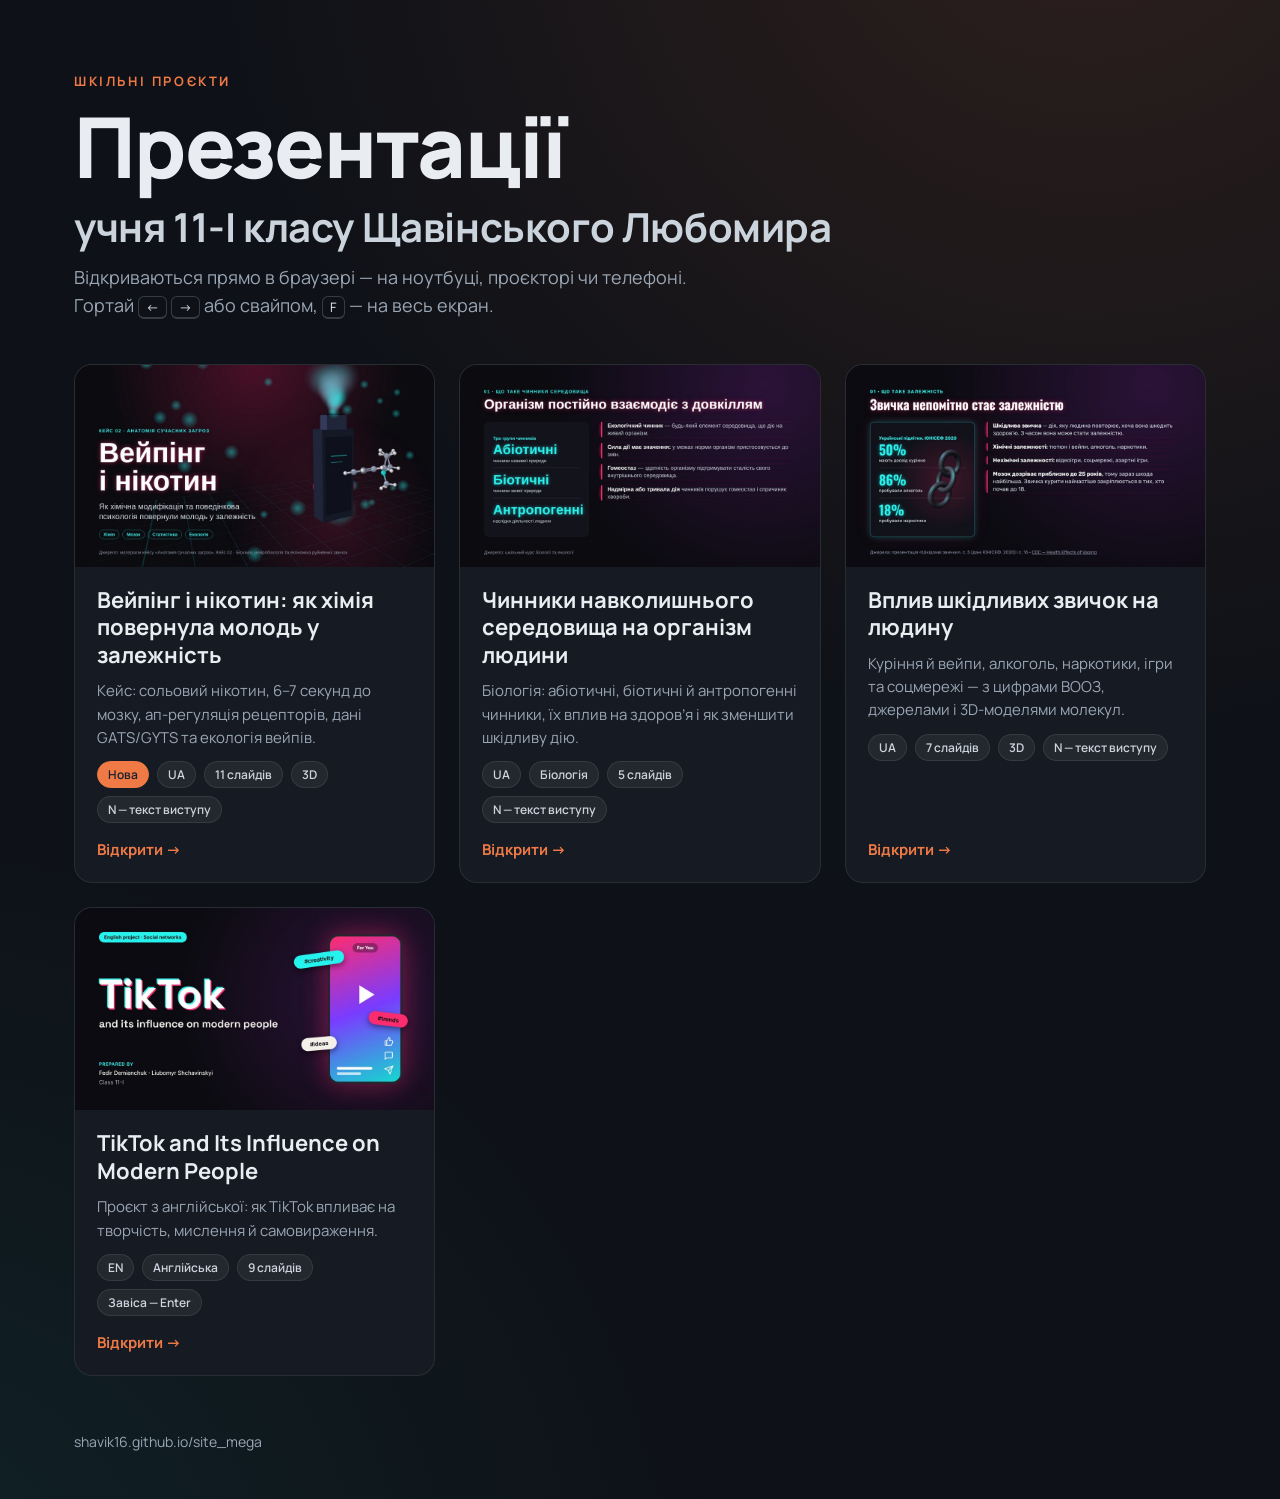
<file: index.html>
<!DOCTYPE html>
<html lang="uk">
<head>
<meta charset="utf-8">
<meta name="viewport" content="width=device-width, initial-scale=1">
<title>Презентації учня 11-І класу Щавінського Любомира</title>
<meta name="description" content="Шкільні презентації, які відкриваються прямо в браузері.">
<meta property="og:title" content="Презентації учня 11-І класу Щавінського Любомира">
<meta property="og:description" content="Шкільні презентації, які відкриваються прямо в браузері.">
<meta property="og:image" content="https://shavik16.github.io/site_mega/thumbs/harmful-habits.jpg">
<link rel="preconnect" href="https://fonts.googleapis.com">
<link rel="preconnect" href="https://fonts.gstatic.com" crossorigin>
<link rel="stylesheet" href="https://fonts.googleapis.com/css2?family=Manrope:wght@400..800&display=swap">
<style>
:root{--bg:#0E1117;--card:#161B23;--line:rgba(255,255,255,.08);--text:#E9EDF2;--muted:#9AA6B4;--accent:#F07A45}
*{box-sizing:border-box;margin:0}
body{background:var(--bg);color:var(--text);font-family:Manrope,system-ui,Arial,sans-serif;min-height:100vh;
  background-image:radial-gradient(circle at 85% -10%,rgba(240,122,69,.14),transparent 45%),radial-gradient(circle at -10% 110%,rgba(37,244,238,.08),transparent 40%)}
.wrap{max-width:1180px;margin:0 auto;padding:72px 24px 48px}
.top{display:flex;flex-direction:column;gap:14px;margin-bottom:44px}
.eyebrow{color:var(--accent);font-weight:700;font-size:13px;letter-spacing:.2em;text-transform:uppercase}
h1{font-size:clamp(44px,8vw,84px);font-weight:800;line-height:1;letter-spacing:-.02em}
h1 .who{display:block;margin-top:16px;font-size:clamp(22px,3.4vw,40px);font-weight:700;line-height:1.15;letter-spacing:-.01em;color:#CBD3DC}
.sub{color:var(--muted);font-size:18px;max-width:640px;line-height:1.55}
kbd{font-family:inherit;font-size:13px;color:var(--text);border:1px solid rgba(255,255,255,.18);border-bottom-width:2px;border-radius:6px;padding:1px 7px}
.grid{display:grid;grid-template-columns:repeat(auto-fill,minmax(min(100%,340px),1fr));gap:24px}
.card{display:flex;flex-direction:column;background:var(--card);border:1px solid var(--line);border-radius:18px;overflow:hidden;
  color:inherit;text-decoration:none;transition:transform .25s ease,border-color .25s ease,box-shadow .25s ease}
.card:hover,.card:focus-visible{transform:translateY(-4px);border-color:rgba(240,122,69,.55);box-shadow:0 18px 40px rgba(0,0,0,.35);outline:none}
.thumb{aspect-ratio:16/9;background:#0A0D12;overflow:hidden}
.thumb img{width:100%;height:100%;object-fit:cover;display:block;transition:transform .5s ease}
.card:hover .thumb img{transform:scale(1.04)}
.info{padding:20px 22px 22px;display:flex;flex-direction:column;gap:10px;flex:1}
.info h2{font-size:22px;font-weight:700;line-height:1.25}
.info p{color:var(--muted);font-size:15px;line-height:1.55}
.tags{display:flex;flex-wrap:wrap;gap:8px;margin-top:2px}
.tag{font-size:12px;font-weight:600;color:#CBD3DC;background:rgba(255,255,255,.06);border:1px solid var(--line);padding:4px 10px;border-radius:999px}
.tag.hot{color:#17212F;background:var(--accent);border-color:var(--accent)}
.open{margin-top:auto;padding-top:6px;color:var(--accent);font-weight:700;font-size:15px}
footer{margin-top:56px;color:var(--muted);font-size:14px;display:flex;flex-wrap:wrap;gap:8px 20px}
footer a{color:var(--muted)}
</style>
</head>
<body>
<main class="wrap">
<header class="top">
<p class="eyebrow">Шкільні проєкти</p>
<h1>Презентації <span class="who">учня 11-І класу Щавінського Любомира</span></h1>
<p class="sub">Відкриваються прямо в браузері — на ноутбуці, проєкторі чи телефоні. Гортай <kbd>←</kbd> <kbd>→</kbd> або свайпом, <kbd>F</kbd> — на весь екран.</p>
</header>

<section class="grid" aria-label="Список презентацій">
<!-- Щоб додати презентацію: поклади її index.html в окрему папку, прев'ю 960×540 — у thumbs/, і скопіюй одну картку нижче. -->

<a class="card" href="nicotine-vaping/">
<div class="thumb"><img src="thumbs/nicotine-vaping.jpg" alt="Перший слайд: Вейпінг і нікотин, 3D-вейп і молекула нікотину" width="960" height="540"></div>
<div class="info">
<h2>Вейпінг і нікотин: як хімія повернула молодь у залежність</h2>
<p>Кейс: сольовий нікотин, 6–7 секунд до мозку, ап-регуляція рецепторів, дані GATS/GYTS та екологія вейпів.</p>
<div class="tags"><span class="tag hot">Нова</span><span class="tag">UA</span><span class="tag">11 слайдів</span><span class="tag">3D</span><span class="tag">N — текст виступу</span></div>
<span class="open">Відкрити →</span>
</div>
</a>

<a class="card" href="environment-factors/">
<div class="thumb"><img src="thumbs/environment-factors.jpg" alt="Перший слайд: Організм постійно взаємодіє з довкіллям" width="960" height="540"></div>
<div class="info">
<h2>Чинники навколишнього середовища на організм людини</h2>
<p>Біологія: абіотичні, біотичні й антропогенні чинники, їх вплив на здоров’я і як зменшити шкідливу дію.</p>
<div class="tags"><span class="tag">UA</span><span class="tag">Біологія</span><span class="tag">5 слайдів</span><span class="tag">N — текст виступу</span></div>
<span class="open">Відкрити →</span>
</div>
</a>

<a class="card" href="harmful-habits/">
<div class="thumb"><img src="thumbs/harmful-habits.jpg?v=2" alt="Перший слайд: «Звичка непомітно стає залежністю»" width="960" height="540"></div>
<div class="info">
<h2>Вплив шкідливих звичок на людину</h2>
<p>Куріння й вейпи, алкоголь, наркотики, ігри та соцмережі — з цифрами ВООЗ, джерелами і 3D-моделями молекул.</p>
<div class="tags"><span class="tag">UA</span><span class="tag">7 слайдів</span><span class="tag">3D</span><span class="tag">N — текст виступу</span></div>
<span class="open">Відкрити →</span>
</div>
</a>

<a class="card" href="tiktok/">
<div class="thumb"><img src="thumbs/tiktok.jpg" alt="Обкладинка: TikTok and Its Influence on Modern People" width="960" height="540"></div>
<div class="info">
<h2>TikTok and Its Influence on Modern People</h2>
<p>Проєкт з англійської: як TikTok впливає на творчість, мислення й самовираження.</p>
<div class="tags"><span class="tag">EN</span><span class="tag">Англійська</span><span class="tag">9 слайдів</span><span class="tag">Завіса — Enter</span></div>
<span class="open">Відкрити →</span>
</div>
</a>

</section>

<footer><span>shavik16.github.io/site_mega</span></footer>
</main>
</body>
</html>
</file>
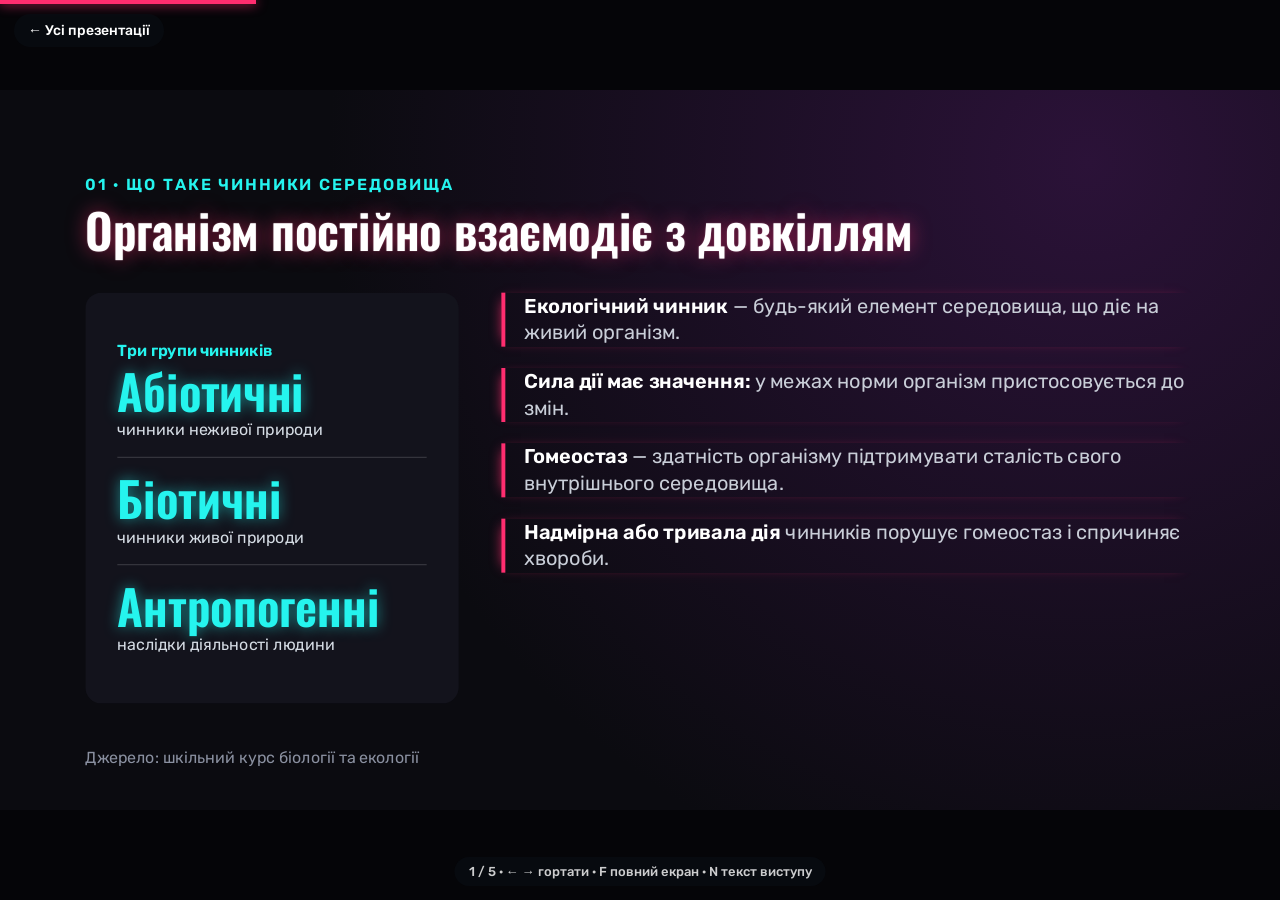
<file: environment-factors/index.html>
<!DOCTYPE html>
<html lang="uk">
<head>
<meta charset="utf-8">
<meta name="viewport" content="width=device-width, initial-scale=1">
<title>Чинники навколишнього середовища на організм людини</title>
<meta name="description" content="Презентація з біології: абіотичні, біотичні й антропогенні чинники та їх вплив на організм людини. 5 слайдів з джерелами і текстом виступу.">
<meta property="og:title" content="Чинники навколишнього середовища на організм людини">
<meta property="og:description" content="5 слайдів з джерелами і текстом виступу.">
<meta property="og:image" content="https://shavik16.github.io/site_mega/thumbs/environment-factors.jpg">
<link rel="preconnect" href="https://fonts.googleapis.com">
<link rel="preconnect" href="https://fonts.gstatic.com" crossorigin>
<link rel="stylesheet" href="https://fonts.googleapis.com/css2?family=Oswald:wght@400..700&family=Rubik:wght@400..700&display=swap">
<style>
/* ---------- presenter ---------- */
*{box-sizing:border-box}
html,body{margin:0;width:100%;height:100%;background:#050508;overflow:hidden}
#viewport{position:fixed;inset:0;display:flex;align-items:center;justify-content:center}
#stage{position:relative;width:1920px;height:1080px;flex:none;transform-origin:center center;overflow:hidden;background:#0B0B10}
#stage > section{position:absolute;inset:0;width:1920px;height:1080px;overflow:hidden;isolation:isolate;display:none}
#stage > section.active,#stage > section.leaving{display:flex}
#stage section aside{display:none}
/* tag defaults at zero specificity, so the deck's own rules (h2 72px, .help h3 30px) win */
:where(#stage) :is(p,h1,h2,h3){margin:0}
:where(#stage) h1{font-size:96px;font-weight:600}
:where(#stage) h2{font-size:64px;font-weight:600}
:where(#stage) h3{font-size:44px;font-weight:600}
#stage .pbg,#stage iframe.emb{z-index:-1}
#stage iframe.emb{border:0;background:transparent}
#stage .body{min-height:0}

@keyframes pushInFwd{from{transform:translateX(100%)}to{transform:translateX(0)}}
@keyframes pushOutFwd{from{transform:translateX(0)}to{transform:translateX(-100%)}}
@keyframes pushInBack{from{transform:translateX(-100%)}to{transform:translateX(0)}}
@keyframes pushOutBack{from{transform:translateX(0)}to{transform:translateX(100%)}}
#stage > section.in-fwd{animation:pushInFwd .55s cubic-bezier(.7,0,.25,1) both}
#stage > section.out-fwd{animation:pushOutFwd .55s cubic-bezier(.7,0,.25,1) both}
#stage > section.in-back{animation:pushInBack .55s cubic-bezier(.7,0,.25,1) both}
#stage > section.out-back{animation:pushOutBack .55s cubic-bezier(.7,0,.25,1) both}

#bar{position:fixed;left:0;top:0;height:4px;width:0;background:#FF2D6F;box-shadow:0 0 12px #FF2D6F;transition:width .4s ease;z-index:30}
#hud{position:fixed;left:50%;bottom:14px;transform:translateX(-50%);z-index:40;color:rgba(255,255,255,.8);font:500 13px Rubik,Arial,sans-serif;
  background:rgba(10,14,20,.65);padding:7px 14px;border-radius:999px;opacity:0;transition:opacity .4s;pointer-events:none;white-space:nowrap}
#back{position:fixed;left:14px;top:14px;z-index:40;color:#fff;font:500 14px Rubik,Arial,sans-serif;text-decoration:none;
  background:rgba(10,14,20,.65);padding:8px 14px;border-radius:999px;opacity:0;pointer-events:none;transition:opacity .4s}
body.show-hud #hud{opacity:1}
body.show-hud #back{opacity:1;pointer-events:auto}
#notes{position:fixed;left:50%;bottom:56px;transform:translateX(-50%);width:min(900px,92vw);max-height:38vh;overflow:auto;z-index:45;
  background:rgba(10,14,20,.93);color:#E8EDF2;font:400 17px/1.55 Rubik,Arial,sans-serif;padding:18px 22px;border-radius:14px;
  box-shadow:0 10px 40px rgba(0,0,0,.4);display:none}
#notes b{display:block;margin-bottom:6px;color:#25F4EE;font-weight:600;font-size:13px;letter-spacing:.08em;text-transform:uppercase}
body.notes #notes{display:block}
body.thumb #bar,body.thumb #hud,body.thumb #back{display:none!important}
body.thumb #stage *,body.still #stage *,body.still #stage > section{animation:none!important}
</style>
<style>
/* ---------- deck styles ---------- */
body { font-family: 'Rubik', Arial, sans-serif; color: #C9CED8; }

section {
  padding: 128px 128px 160px;
  background: radial-gradient(circle at 85% 10%, #2B1238 0%, #0B0B10 60%);
  color: #C9CED8;
  font-family: 'Rubik', Arial, sans-serif;
  display: flex;
  flex-direction: column;
  gap: 56px;
  box-sizing: border-box;
}
section.g-magenta { background: radial-gradient(circle at 50% 0%, #4A1027 0%, #0B0B10 55%); }
section.g-teal { background: radial-gradient(circle at 90% 0%, #123A3C 0%, #0B0B10 55%); }
section.g-purple { background: radial-gradient(circle at 10% 100%, #24143A 0%, #0B0B10 55%); }
section.dark { background: radial-gradient(circle at 80% 100%, #0F4244 0%, #0B0B10 55%); color: #C9CED8; }

.head { display: flex; flex-direction: column; gap: 12px; }
.eyebrow { font-size: 24px; line-height: 1.2; font-weight: 600; letter-spacing: 3px; color: #25F4EE; }
.dark .eyebrow { color: #25F4EE; }
h2 { font-family: 'Oswald', Arial, sans-serif; font-size: 72px; line-height: 1.1; font-weight: 600; color: #FFFFFF; text-shadow: 0 0 28px rgba(255,45,111,.55), 0 0 2px rgba(255,255,255,.45); }
.dark h2 { color: #FFFFFF; }

.body { flex: 1; display: flex; flex-direction: row; gap: 64px; }

.panel { width: 560px; flex-shrink: 0; box-sizing: border-box; padding: 48px; border-radius: 24px; background: #13131C; display: flex; flex-direction: column; justify-content: center; gap: 8px; }
.panel.p3d { background: transparent; }
.pbg { position: absolute; left: 128px; top: 304px; width: 560px; height: 616px; box-sizing: border-box; border-radius: 24px; background: #12121A; border: 2px solid rgba(37,244,238,.45); box-shadow: 0 0 36px rgba(37,244,238,.22), 0 0 90px rgba(255,45,111,.12); }
.plabel { font-size: 24px; line-height: 1.3; font-weight: 600; color: #25F4EE; }
.stat { font-family: 'Oswald', Arial, sans-serif; font-size: 120px; line-height: 1; font-weight: 600; color: #FF2D6F; text-shadow: 0 0 26px rgba(255,45,111,.7); }
.stat2 { font-family: 'Oswald', Arial, sans-serif; font-size: 72px; line-height: 1; font-weight: 600; color: #25F4EE; text-shadow: 0 0 20px rgba(37,244,238,.55); }
.cap { font-size: 24px; line-height: 1.3; color: #D5DCE4; }
.note { font-size: 24px; line-height: 1.3; color: #9AA7B6; }
.panel hr { border: none; border-top: 2px solid rgba(255,255,255,.14); margin: 16px 0; }

.pts { flex: 1; display: flex; flex-direction: column; gap: 32px; }
.pt { border-left: 6px solid #FF2D6F; padding-left: 28px; box-shadow: -10px 0 18px -12px rgba(255,45,111,.9); }
.pt p { font-size: 30px; line-height: 1.35; color: #C9CED8; }
.pt b { font-weight: 600; color: #FFFFFF; }

.fig { width: 420px; flex-shrink: 0; display: flex; flex-direction: column; gap: 16px; }
.figframe { width: 420px; height: 423px; box-sizing: border-box; border-radius: 20px; overflow: hidden; border: 2px solid rgba(37,244,238,.45); box-shadow: 0 0 30px rgba(37,244,238,.2); }
.figcap { font-size: 24px; line-height: 1.3; color: #8A90A0; }

.tips { flex: 1; display: grid; grid-template-columns: 1fr 1fr; gap: 32px; }
.tip { background: rgba(255,255,255,.04); border: 1px solid rgba(255,255,255,.10); border-radius: 20px; padding: 32px; }
.tip p { font-size: 30px; line-height: 1.35; color: #D5DCE4; }
.tip b { font-weight: 600; color: #25F4EE; }

.help { width: 560px; flex-shrink: 0; box-sizing: border-box; padding: 40px; border-radius: 24px; background: linear-gradient(135deg, #25F4EE 0%, #19C9C3 100%); box-shadow: 0 0 40px rgba(37,244,238,.35); display: flex; flex-direction: column; justify-content: center; gap: 8px; }
.help h3 { font-size: 30px; line-height: 1.2; font-weight: 700; color: #0B0B10; }
.help .hs { font-size: 24px; line-height: 1.3; color: #0B0B10; }
.help .hnum { font-family: 'Oswald', Arial, sans-serif; font-size: 72px; line-height: 1.05; font-weight: 600; color: #0B0B10; }
.help hr { border: none; border-top: 2px solid #0B0B10; margin: 12px 0; }

.foot { position: absolute; left: 128px; bottom: 64px; width: 1664px; font-size: 24px; line-height: 1.2; color: #8A90A0; white-space: nowrap; }
.foot a { color: #8A90A0; text-decoration: underline; }
.dark .foot { color: #9AA7B6; }
.dark .foot a { color: #9AA7B6; }

@property --n { syntax: '<integer>'; inherits: false; initial-value: 0 }
@keyframes count { from { --n: 0 } }
.n { animation: count 1.2s ease-out both }

@keyframes headin { from { opacity: 0; transform: translateX(-40px); } }
@keyframes rise { from { opacity: 0; transform: translateY(32px); } }
@keyframes slidein { from { opacity: 0; transform: translateX(56px); } }
@keyframes fadein { from { opacity: 0; } }
.head { animation: headin 500ms ease-out both; }
.pbg, .bg3d { animation: fadein 500ms ease-out both; }
.panel { animation: rise 500ms ease-out both; animation-delay: 100ms; }
.pt, .tip, .fig { animation: slidein 450ms ease-out both; animation-delay: calc(var(--i) * 100ms + 50ms); }
.help { animation: rise 500ms ease-out both; animation-delay: 450ms; }


/* ---------- site: bolder arrivals than the deck file ---------- */
@keyframes s-head{from{opacity:0;transform:translateX(-90px)}}
@keyframes s-rise{from{opacity:0;transform:translateY(70px)}}
@keyframes s-slide{from{opacity:0;transform:translateX(130px)}}
@keyframes s-pop{0%{opacity:0;transform:scale(.85)}60%{opacity:1;transform:scale(1.03)}100%{opacity:1;transform:scale(1)}}
#stage .head{animation:s-head .7s cubic-bezier(.2,.8,.2,1) .15s both}
#stage .panel{animation:s-rise .75s cubic-bezier(.2,.8,.2,1) .25s both}
#stage .pt,#stage .tip,#stage .fig{animation:s-slide .7s cubic-bezier(.2,.8,.2,1) both;animation-delay:calc(var(--i) * 130ms + 300ms)}
#stage .help{animation:s-pop .8s cubic-bezier(.2,.8,.2,1) .75s both}
#stage .pbg,#stage .bg3d{animation:fadein .6s ease-out both}
</style>
</head>
<body>
<div id="bar"></div>
<a id="back" href="../">← Усі презентації</a>
<div id="viewport"><div id="stage">

<section id="factors" data-transition="push">
<div class="head">
<p class="eyebrow">01 · ЩО ТАКЕ ЧИННИКИ СЕРЕДОВИЩА</p>
<h2>Організм постійно взаємодіє з довкіллям</h2>
</div>
<div class="body">
<div class="panel" style="--i:0">
<p class="plabel">Три групи чинників</p>
<p class="stat2">Абіотичні</p>
<p class="cap">чинники неживої природи</p>
<hr>
<p class="stat2">Біотичні</p>
<p class="cap">чинники живої природи</p>
<hr>
<p class="stat2">Антропогенні</p>
<p class="cap">наслідки діяльності людини</p>
</div>
<div class="pts">
<div class="pt" style="--i:1"><p><b>Екологічний чинник</b> — будь-який елемент середовища, що діє на живий організм.</p></div>
<div class="pt" style="--i:2"><p><b>Сила дії має значення:</b> у межах норми організм пристосовується до змін.</p></div>
<div class="pt" style="--i:3"><p><b>Гомеостаз</b> — здатність організму підтримувати сталість свого внутрішнього середовища.</p></div>
<div class="pt" style="--i:4"><p><b>Надмірна або тривала дія</b> чинників порушує гомеостаз і спричиняє хвороби.</p></div>
</div>
</div>
<p class="foot">Джерело: шкільний курс біології та екології</p>
<aside>Добрий день! Тема мого виступу — чинники навколишнього середовища та їх вплив на організм людини. Людина не існує окремо від довкілля: ми дихаємо повітрям, п’ємо воду, харчуємося, спілкуємося з іншими людьми. Усе, що діє на організм із зовнішнього середовища, називають екологічними чинниками. Їх поділяють на три групи: абіотичні — чинники неживої природи, біотичні — чинники живої природи, і антропогенні — ті, що з’явилися внаслідок діяльності людини. Поки сила дії чинника не виходить за межі норми, організм пристосовується і зберігає сталість свого внутрішнього середовища — це називають гомеостазом. Але якщо дія надто сильна або тривала, гомеостаз порушується і виникають захворювання.</aside>
</section>
<section id="abiotic" class="g-teal" data-transition="push">
<div class="head">
<p class="eyebrow">02 · АБІОТИЧНІ ЧИННИКИ</p>
<h2>Фізика і хімія довкілля</h2>
</div>
<div class="body">
<div class="tips">
<div class="tip" style="--i:0"><p><b>Температура.</b> Спека — перегрів і зневоднення, сильний холод — переохолодження й обмороження.</p></div>
<div class="tip" style="--i:1"><p><b>Світло й ультрафіолет.</b> Потрібні для вітаміну D і біоритмів, але надлишок УФ — опіки й ризик раку шкіри.</p></div>
<div class="tip" style="--i:2"><p><b>Вологість і тиск.</b> У горах повітря розріджене, кисню менше — з’являються задишка й слабкість.</p></div>
<div class="tip" style="--i:3"><p><b>Повітря, вода, ґрунт, радіація.</b> Чисті повітря та вода — основа здоров’я, а радіація пошкоджує клітини.</p></div>
</div>
</div>
<p class="foot">Джерело: шкільний курс біології та екології</p>
<aside>Перша група — абіотичні чинники, тобто чинники неживої природи. Температура: у спеку організм перегрівається і втрачає воду, а на сильному морозі виникає переохолодження й обмороження. Світло: сонячне проміння потрібне для утворення вітаміну D і для біологічних ритмів, але надлишок ультрафіолету спричиняє опіки й підвищує ризик раку шкіри. Вологість і атмосферний тиск: у горах повітря розріджене, кисню менше, тому людина швидше втомлюється й відчуває задишку. І нарешті склад повітря, води та ґрунту, а також радіація: чисті повітря й вода — основа здоров’я, а радіація пошкоджує клітини організму.</aside>
</section>
<section id="biotic" class="g-purple" data-transition="push">
<div class="head">
<p class="eyebrow">03 · БІОТИЧНІ ЧИННИКИ</p>
<h2>Вплив живих організмів</h2>
</div>
<div class="body">
<div class="panel" style="--i:0">
<p class="plabel">Приклади</p>
<p class="stat2">Інфекції</p>
<p class="cap">віруси, бактерії, гриби, паразити</p>
<hr>
<p class="stat2">Харчування</p>
<p class="cap">рослини й тварини як їжа</p>
<hr>
<p class="stat2">Люди</p>
<p class="cap">спілкування, підтримка, стрес</p>
</div>
<div class="pts">
<div class="pt" style="--i:1"><p><b>Збудники хвороб:</b> віруси грипу, бактерії ангіни, кишкові інфекції, гельмінти.</p></div>
<div class="pt" style="--i:2"><p><b>Алергени живого походження:</b> пилок рослин, шерсть тварин, цвіль.</p></div>
<div class="pt" style="--i:3"><p><b>Корисні мікроорганізми:</b> мікрофлора кишківника допомагає травленню й підтримує імунітет.</p></div>
<div class="pt" style="--i:4"><p><b>Інші люди:</b> підтримка зміцнює психіку, а постійний стрес послаблює імунітет.</p></div>
</div>
</div>
<p class="foot">Джерело: шкільний курс біології та екології</p>
<aside>Друга група — біотичні чинники, тобто вплив живих організмів. Найвідоміші з них — збудники хвороб: віруси грипу, бактерії, гриби та паразити. Крім того, живі організми можуть бути алергенами: пилок рослин, шерсть тварин чи цвіль. Але не всі мікроорганізми шкідливі. Мікрофлора кишківника допомагає травленню й підтримує імунітет. Окрема група впливів — це інші люди: підтримка близьких і спілкування зміцнюють психіку, а постійний стрес послаблює імунітет. Крім того, рослини й тварини є джерелом нашого харчування.</aside>
</section>
<section id="anthropogenic" class="g-magenta" data-transition="push">
<div class="head">
<p class="eyebrow">04 · АНТРОПОГЕННІ ЧИННИКИ</p>
<h2>Те, що створила діяльність людини</h2>
</div>
<div class="body">
<div class="panel" style="--i:0">
<p class="stat n">99%</p>
<p class="cap">людей у світі дихають повітрям, що не відповідає нормам ВООЗ (оцінка 2022 року)</p>
<hr>
<p class="stat2 n">7 млн</p>
<p class="cap">передчасних смертей щороку пов’язують із забрудненням повітря (ВООЗ)</p>
</div>
<div class="pts">
<div class="pt" style="--i:1"><p><b>Забруднення повітря:</b> викиди транспорту й заводів спричиняють хвороби дихальних шляхів і серця, алергії.</p></div>
<div class="pt" style="--i:2"><p><b>Забруднення води й ґрунту:</b> важкі метали, пестициди, нітрати потрапляють у воду та їжу.</p></div>
<div class="pt" style="--i:3"><p><b>Шум і штучне світло:</b> постійний шум підвищує тиск і стрес, порушує сон.</p></div>
<div class="pt" style="--i:4"><p><b>Урбанізація та спосіб життя:</b> мало руху, багато стресу й екранного часу.</p></div>
</div>
</div>
<p class="foot">Джерело: <a href="https://www.who.int/news-room/fact-sheets/detail/ambient-(outdoor)-air-quality-and-health">ВООЗ — Ambient (outdoor) air quality and health</a></p>
<aside>Третя група — антропогенні чинники, тобто наслідки діяльності людини. Найбільша проблема — забруднення повітря. За оцінкою ВООЗ 2022 року, майже всі люди у світі, 99%, дихають повітрям, яке не відповідає нормам організації. А з забрудненням повітря пов’язують близько 7 мільйонів передчасних смертей щороку. Викиди транспорту й заводів спричиняють хвороби дихальних шляхів і серця та алергії. Забруднені вода й ґрунт містять важкі метали, пестициди й нітрати, які потрапляють в організм з їжею та питвом. Постійний шум підвищує тиск і стрес та порушує сон. До цього додаються сидячий спосіб життя й тривалий екранний час у великих містах.</aside>
</section>
<section id="protect" class="dark" data-transition="push">
<div class="head">
<p class="eyebrow">05 · ВИСНОВОК</p>
<h2>Як зменшити шкідливу дію чинників</h2>
</div>
<div class="body">
<div class="tips">
<div class="tip" style="--i:0"><p><b>Чисте повітря.</b> Провітрюй приміщення, гуляй у парках, менше часу проводь біля жвавих доріг.</p></div>
<div class="tip" style="--i:1"><p><b>Рух і загартування.</b> Спорт і прогулянки зміцнюють імунітет та допомагають пристосовуватися до змін погоди.</p></div>
<div class="tip" style="--i:2"><p><b>Їжа, вода, сон.</b> Різноманітне харчування, чиста питна вода й повноцінний сон.</p></div>
<div class="tip" style="--i:3"><p><b>Захист.</b> Сонцезахисний крем і одяг за погодою, гігієна рук, щеплення, обмеження шуму.</p></div>
</div>
<div class="help" style="--i:4">
<h3>Головне</h3>
<p class="hs">Організм пристосовується до чинників лише в певних межах.</p>
<hr>
<p class="hs">Надмірна чи тривала дія, особливо антропогенних чинників, порушує гомеостаз і викликає хвороби.</p>
<hr>
<p class="hs"><b>Бережемо довкілля — бережемо себе.</b></p>
</div>
</div>
<p class="foot">Джерело: шкільний курс біології та екології</p>
<aside>Отже, чинники навколишнього середовища — абіотичні, біотичні й антропогенні — постійно діють на наш організм. До певної межі він пристосовується й підтримує гомеостаз. Але надмірна або тривала дія, особливо антропогенних чинників, призводить до хвороб. Що ж можна зробити? Дихати чистішим повітрям: провітрювати приміщення, гуляти в парках. Більше рухатися й загартовуватися. Харчуватися різноманітно, пити чисту воду й висипатися. Захищатися від шкідливих впливів: користуватися сонцезахисним кремом, одягатися за погодою, мити руки, робити щеплення. І головне: бережемо довкілля — бережемо себе. Дякую за увагу!</aside>
</section>
</div></div>
<div id="notes" aria-live="polite"></div>
<div id="hud"></div>
<script>
(function(){
'use strict';
const stage=document.getElementById('stage');
if(/[?&]thumb\b/.test(location.search))document.body.classList.add('thumb');
if(/[?&]still\b/.test(location.search))document.body.classList.add('still');
function fit(){const s=Math.min(innerWidth/1920,innerHeight/1080);stage.style.transform='scale('+s+')';}
addEventListener('resize',fit);fit();

const slides=Array.from(stage.querySelectorAll(':scope > section'));
const hud=document.getElementById('hud'),bar=document.getElementById('bar'),notes=document.getElementById('notes');
/* motion is on even when Windows "animation effects" are off; ?still turns it off */
const reduce=document.body.classList.contains('thumb')||document.body.classList.contains('still');
let cur=0,busy=false;

stage.querySelectorAll('.foot a').forEach(a=>{a.target='_blank';a.rel='noopener';});

/* numbers count up when a slide arrives */
stage.querySelectorAll('.n').forEach(el=>{el.dataset.full=el.textContent;});
function countUp(sec){
  sec.querySelectorAll('.n').forEach(el=>{
    const full=el.dataset.full,m=full.match(/\d+/);
    if(!m||reduce){el.textContent=full;return;}
    const target=parseInt(m[0],10),pre=full.slice(0,m.index),post=full.slice(m.index+m[0].length),t0=performance.now(),dur=1200;
    (function step(now){const p=Math.min(1,(now-t0)/dur),e=1-Math.pow(1-p,3);el.textContent=pre+Math.round(target*e)+post;if(p<1)requestAnimationFrame(step);})(t0);
  });
}

/* 3D canvases start only while their slide is on screen (a canvas loaded inside a hidden slide never starts) */
function wake(sec){sec.querySelectorAll('iframe.emb').forEach(f=>{f.srcdoc=f.dataset.srcdoc;});}
function sleep(sec){sec.querySelectorAll('iframe.emb').forEach(f=>{f.removeAttribute('srcdoc');});}

function update(){
  hud.textContent=(cur+1)+' / '+slides.length+'   ·   ← → гортати   ·   F повний екран   ·   N текст виступу';
  bar.style.width=((cur+1)/slides.length*100)+'%';
  const a=slides[cur].querySelector('aside');
  notes.innerHTML='<b>Текст виступу · слайд '+(cur+1)+'</b>';
  notes.appendChild(document.createTextNode(a?a.textContent:''));
  history.replaceState(null,'','#'+(cur+1));
}

function show(i,dir){
  if(busy||i<0||i>=slides.length||i===cur)return;
  busy=true;
  const from=slides[cur],to=slides[i];
  from.classList.remove('active');
  from.classList.add('leaving',dir>0?'out-fwd':'out-back');
  to.classList.add('active',dir>0?'in-fwd':'in-back');
  cur=i;update();countUp(to);wake(to);
  setTimeout(()=>{from.classList.remove('leaving','out-fwd','out-back');to.classList.remove('in-fwd','in-back');sleep(from);busy=false;},reduce?0:560);
}

cur=Math.min(slides.length-1,Math.max(0,(parseInt(location.hash.slice(1),10)||1)-1));
slides[cur].classList.add('active');update();countUp(slides[cur]);wake(slides[cur]);

const next=()=>show(cur+1,1),prev=()=>show(cur-1,-1);
document.addEventListener('keydown',e=>{
  const k=e.key;
  if(['ArrowRight','ArrowDown','PageDown',' ','Enter'].includes(k)){e.preventDefault();next();}
  else if(['ArrowLeft','ArrowUp','PageUp','Backspace'].includes(k)){e.preventDefault();prev();}
  else if(k==='Home')show(0,-1);
  else if(k==='End')show(slides.length-1,1);
  else if(['f','F','а','А'].includes(k))toggleFS();
  else if(['n','N','т','Т'].includes(k))document.body.classList.toggle('notes');
});
document.getElementById('viewport').addEventListener('click',e=>{
  if(e.target.closest('a'))return;
  if(e.clientX<innerWidth*0.25)prev();else next();
});
let tx=null;
document.addEventListener('touchstart',e=>{tx=e.touches[0].clientX;},{passive:true});
document.addEventListener('touchend',e=>{
  if(tx===null)return;
  const dx=e.changedTouches[0].clientX-tx;tx=null;
  if(Math.abs(dx)>50)(dx<0?next:prev)();
});
function toggleFS(){try{if(!document.fullscreenElement)document.documentElement.requestFullscreen();else document.exitFullscreen();}catch(_){}}
let ht;
function showHud(){document.body.classList.add('show-hud');clearTimeout(ht);ht=setTimeout(()=>document.body.classList.remove('show-hud'),2200);}
document.addEventListener('mousemove',showHud);showHud();
})();
</script>
</body>
</html>
</file>
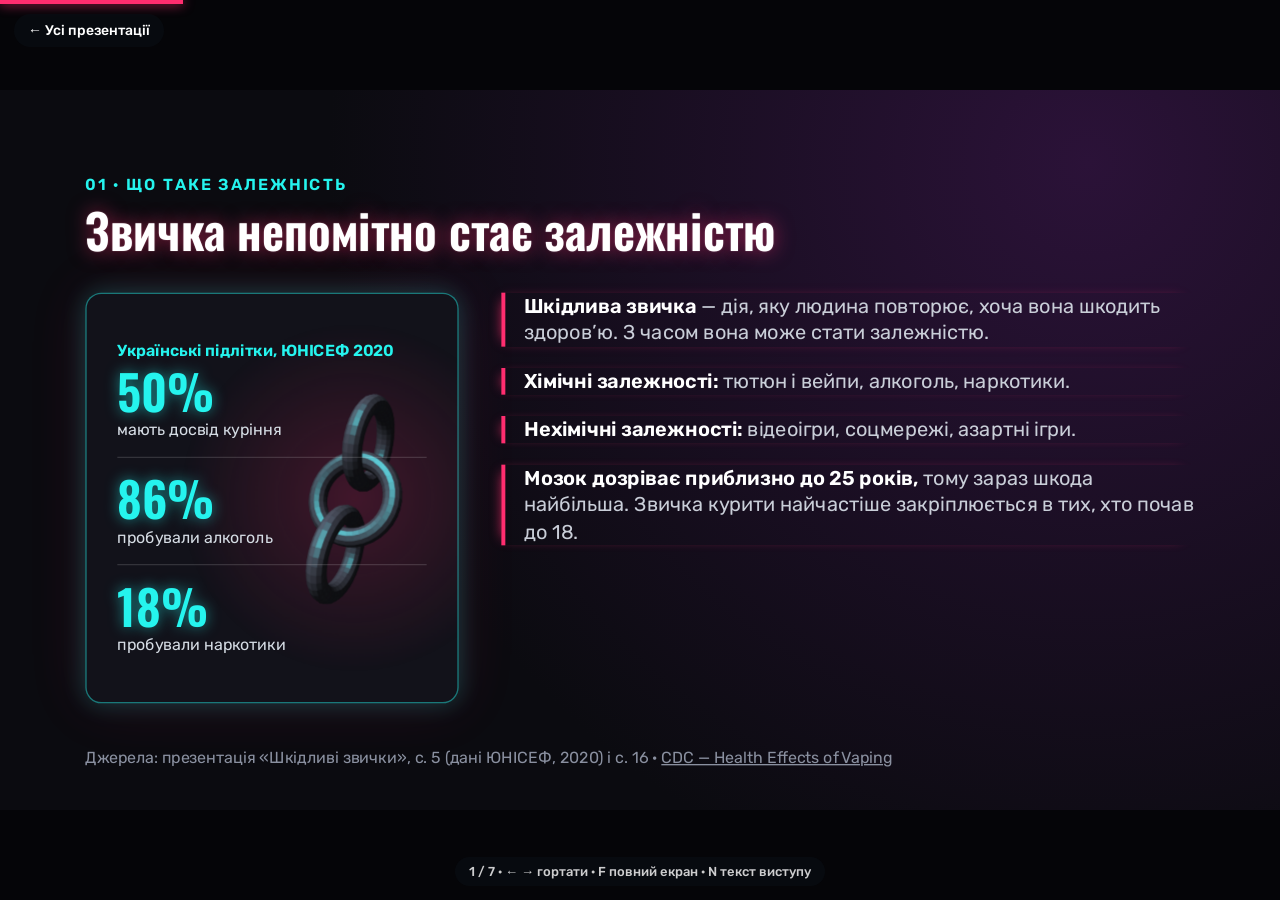
<file: harmful-habits/index.html>
<!DOCTYPE html>
<html lang="uk">
<head>
<meta charset="utf-8">
<meta name="viewport" content="width=device-width, initial-scale=1">
<title>Вплив шкідливих звичок на людину</title>
<meta name="description" content="Презентація: як куріння, вейпи, алкоголь, наркотики, ігри та соцмережі впливають на людину. 6 слайдів з джерелами, 3D-моделями молекул і текстом виступу.">
<meta property="og:title" content="Вплив шкідливих звичок на людину">
<meta property="og:description" content="6 слайдів з джерелами, 3D-моделями молекул і текстом виступу.">
<meta property="og:image" content="https://shavik16.github.io/site_mega/thumbs/harmful-habits.jpg">
<link rel="preconnect" href="https://fonts.googleapis.com">
<link rel="preconnect" href="https://fonts.gstatic.com" crossorigin>
<link rel="stylesheet" href="https://fonts.googleapis.com/css2?family=Oswald:wght@400..700&family=Rubik:wght@400..700&display=swap">
<style>
/* ---------- presenter ---------- */
*{box-sizing:border-box}
html,body{margin:0;width:100%;height:100%;background:#050508;overflow:hidden}
#viewport{position:fixed;inset:0;display:flex;align-items:center;justify-content:center}
#stage{position:relative;width:1920px;height:1080px;flex:none;transform-origin:center center;overflow:hidden;background:#0B0B10}
#stage > section{position:absolute;inset:0;width:1920px;height:1080px;overflow:hidden;isolation:isolate;display:none}
#stage > section.active,#stage > section.leaving{display:flex}
#stage section aside{display:none}
/* tag defaults at zero specificity, so the deck's own rules (h2 72px, .help h3 30px) win */
:where(#stage) :is(p,h1,h2,h3){margin:0}
:where(#stage) h1{font-size:96px;font-weight:600}
:where(#stage) h2{font-size:64px;font-weight:600}
:where(#stage) h3{font-size:44px;font-weight:600}
#stage .pbg,#stage iframe.emb{z-index:-1}
#stage iframe.emb{border:0;background:transparent}
#stage .body{min-height:0}

@keyframes pushInFwd{from{transform:translateX(100%)}to{transform:translateX(0)}}
@keyframes pushOutFwd{from{transform:translateX(0)}to{transform:translateX(-100%)}}
@keyframes pushInBack{from{transform:translateX(-100%)}to{transform:translateX(0)}}
@keyframes pushOutBack{from{transform:translateX(0)}to{transform:translateX(100%)}}
#stage > section.in-fwd{animation:pushInFwd .55s cubic-bezier(.7,0,.25,1) both}
#stage > section.out-fwd{animation:pushOutFwd .55s cubic-bezier(.7,0,.25,1) both}
#stage > section.in-back{animation:pushInBack .55s cubic-bezier(.7,0,.25,1) both}
#stage > section.out-back{animation:pushOutBack .55s cubic-bezier(.7,0,.25,1) both}

#bar{position:fixed;left:0;top:0;height:4px;width:0;background:#FF2D6F;box-shadow:0 0 12px #FF2D6F;transition:width .4s ease;z-index:30}
#hud{position:fixed;left:50%;bottom:14px;transform:translateX(-50%);z-index:40;color:rgba(255,255,255,.8);font:500 13px Rubik,Arial,sans-serif;
  background:rgba(10,14,20,.65);padding:7px 14px;border-radius:999px;opacity:0;transition:opacity .4s;pointer-events:none;white-space:nowrap}
#back{position:fixed;left:14px;top:14px;z-index:40;color:#fff;font:500 14px Rubik,Arial,sans-serif;text-decoration:none;
  background:rgba(10,14,20,.65);padding:8px 14px;border-radius:999px;opacity:0;pointer-events:none;transition:opacity .4s}
body.show-hud #hud{opacity:1}
body.show-hud #back{opacity:1;pointer-events:auto}
#notes{position:fixed;left:50%;bottom:56px;transform:translateX(-50%);width:min(900px,92vw);max-height:38vh;overflow:auto;z-index:45;
  background:rgba(10,14,20,.93);color:#E8EDF2;font:400 17px/1.55 Rubik,Arial,sans-serif;padding:18px 22px;border-radius:14px;
  box-shadow:0 10px 40px rgba(0,0,0,.4);display:none}
#notes b{display:block;margin-bottom:6px;color:#25F4EE;font-weight:600;font-size:13px;letter-spacing:.08em;text-transform:uppercase}
body.notes #notes{display:block}
body.thumb #bar,body.thumb #hud,body.thumb #back{display:none!important}
body.thumb #stage *,body.still #stage *,body.still #stage > section{animation:none!important}
</style>
<style>
/* ---------- deck styles ---------- */
body { font-family: 'Rubik', Arial, sans-serif; color: #C9CED8; }

section {
  padding: 128px 128px 160px;
  background: radial-gradient(circle at 85% 10%, #2B1238 0%, #0B0B10 60%);
  color: #C9CED8;
  font-family: 'Rubik', Arial, sans-serif;
  display: flex;
  flex-direction: column;
  gap: 56px;
  box-sizing: border-box;
}
section.g-magenta { background: radial-gradient(circle at 50% 0%, #4A1027 0%, #0B0B10 55%); }
section.g-teal { background: radial-gradient(circle at 90% 0%, #123A3C 0%, #0B0B10 55%); }
section.g-purple { background: radial-gradient(circle at 10% 100%, #24143A 0%, #0B0B10 55%); }
section.dark { background: radial-gradient(circle at 80% 100%, #0F4244 0%, #0B0B10 55%); color: #C9CED8; }

.head { display: flex; flex-direction: column; gap: 12px; }
.eyebrow { font-size: 24px; line-height: 1.2; font-weight: 600; letter-spacing: 3px; color: #25F4EE; }
.dark .eyebrow { color: #25F4EE; }
h2 { font-family: 'Oswald', Arial, sans-serif; font-size: 72px; line-height: 1.1; font-weight: 600; color: #FFFFFF; text-shadow: 0 0 28px rgba(255,45,111,.55), 0 0 2px rgba(255,255,255,.45); }
.dark h2 { color: #FFFFFF; }

.body { flex: 1; display: flex; flex-direction: row; gap: 64px; }

.panel { width: 560px; flex-shrink: 0; box-sizing: border-box; padding: 48px; border-radius: 24px; background: #13131C; display: flex; flex-direction: column; justify-content: center; gap: 8px; }
.panel.p3d { background: transparent; }
.pbg { position: absolute; left: 128px; top: 304px; width: 560px; height: 616px; box-sizing: border-box; border-radius: 24px; background: #12121A; border: 2px solid rgba(37,244,238,.45); box-shadow: 0 0 36px rgba(37,244,238,.22), 0 0 90px rgba(255,45,111,.12); }
.plabel { font-size: 24px; line-height: 1.3; font-weight: 600; color: #25F4EE; }
.stat { font-family: 'Oswald', Arial, sans-serif; font-size: 120px; line-height: 1; font-weight: 600; color: #FF2D6F; text-shadow: 0 0 26px rgba(255,45,111,.7); }
.stat2 { font-family: 'Oswald', Arial, sans-serif; font-size: 72px; line-height: 1; font-weight: 600; color: #25F4EE; text-shadow: 0 0 20px rgba(37,244,238,.55); }
.cap { font-size: 24px; line-height: 1.3; color: #D5DCE4; }
.note { font-size: 24px; line-height: 1.3; color: #9AA7B6; }
.panel hr { border: none; border-top: 2px solid rgba(255,255,255,.14); margin: 16px 0; }

.pts { flex: 1; display: flex; flex-direction: column; gap: 32px; }
.pt { border-left: 6px solid #FF2D6F; padding-left: 28px; box-shadow: -10px 0 18px -12px rgba(255,45,111,.9); }
.pt p { font-size: 30px; line-height: 1.35; color: #C9CED8; }
.pt b { font-weight: 600; color: #FFFFFF; }

.fig { width: 420px; flex-shrink: 0; display: flex; flex-direction: column; gap: 16px; }
.figframe { width: 420px; height: 423px; box-sizing: border-box; border-radius: 20px; overflow: hidden; border: 2px solid rgba(37,244,238,.45); box-shadow: 0 0 30px rgba(37,244,238,.2); }
.figcap { font-size: 24px; line-height: 1.3; color: #8A90A0; }

.tips { flex: 1; display: grid; grid-template-columns: 1fr 1fr; gap: 32px; }
.tip { background: rgba(255,255,255,.04); border: 1px solid rgba(255,255,255,.10); border-radius: 20px; padding: 32px; }
.tip p { font-size: 30px; line-height: 1.35; color: #D5DCE4; }
.tip b { font-weight: 600; color: #25F4EE; }

.help { width: 560px; flex-shrink: 0; box-sizing: border-box; padding: 40px; border-radius: 24px; background: linear-gradient(135deg, #25F4EE 0%, #19C9C3 100%); box-shadow: 0 0 40px rgba(37,244,238,.35); display: flex; flex-direction: column; justify-content: center; gap: 8px; }
.help h3 { font-size: 30px; line-height: 1.2; font-weight: 700; color: #0B0B10; }
.help .hs { font-size: 24px; line-height: 1.3; color: #0B0B10; }
.help .hnum { font-family: 'Oswald', Arial, sans-serif; font-size: 72px; line-height: 1.05; font-weight: 600; color: #0B0B10; }
.help hr { border: none; border-top: 2px solid #0B0B10; margin: 12px 0; }

.foot { position: absolute; left: 128px; bottom: 64px; width: 1664px; font-size: 24px; line-height: 1.2; color: #8A90A0; white-space: nowrap; }
.foot a { color: #8A90A0; text-decoration: underline; }
.dark .foot { color: #9AA7B6; }
.dark .foot a { color: #9AA7B6; }

@property --n { syntax: '<integer>'; inherits: false; initial-value: 0 }
@keyframes count { from { --n: 0 } }
.n { animation: count 1.2s ease-out both }

@keyframes headin { from { opacity: 0; transform: translateX(-40px); } }
@keyframes rise { from { opacity: 0; transform: translateY(32px); } }
@keyframes slidein { from { opacity: 0; transform: translateX(56px); } }
@keyframes fadein { from { opacity: 0; } }
.head { animation: headin 500ms ease-out both; }
.pbg, .bg3d { animation: fadein 500ms ease-out both; }
.panel { animation: rise 500ms ease-out both; animation-delay: 100ms; }
.pt, .tip, .fig { animation: slidein 450ms ease-out both; animation-delay: calc(var(--i) * 100ms + 50ms); }
.help { animation: rise 500ms ease-out both; animation-delay: 450ms; }


/* ---------- site: bolder arrivals than the deck file ---------- */
@keyframes s-head{from{opacity:0;transform:translateX(-90px)}}
@keyframes s-rise{from{opacity:0;transform:translateY(70px)}}
@keyframes s-slide{from{opacity:0;transform:translateX(130px)}}
@keyframes s-pop{0%{opacity:0;transform:scale(.85)}60%{opacity:1;transform:scale(1.03)}100%{opacity:1;transform:scale(1)}}
#stage .head{animation:s-head .7s cubic-bezier(.2,.8,.2,1) .15s both}
#stage .panel{animation:s-rise .75s cubic-bezier(.2,.8,.2,1) .25s both}
#stage .pt,#stage .tip,#stage .fig{animation:s-slide .7s cubic-bezier(.2,.8,.2,1) both;animation-delay:calc(var(--i) * 130ms + 300ms)}
#stage .help{animation:s-pop .8s cubic-bezier(.2,.8,.2,1) .75s both}
#stage .pbg,#stage .bg3d{animation:fadein .6s ease-out both}
</style>
</head>
<body>
<div id="bar"></div>
<a id="back" href="../">← Усі презентації</a>
<div id="viewport"><div id="stage">
<section id="habits" data-transition="push">
<div class="pbg"></div>
<iframe class="bg3d emb" title="3D-модель" aria-hidden="true" tabindex="-1" sandbox="allow-scripts" style="position:absolute; left:128px; top:304px; width:560px; height:616px" data-srcdoc="&lt;style&gt;html,body{margin:0;height:100%;overflow:hidden;background:transparent}canvas{display:block;width:100%;height:100%}&lt;/style&gt;&lt;canvas id=&quot;c&quot;&gt;&lt;/canvas&gt;&lt;script&gt;
const S={cx:.72,cy:.5,R:165,a0:.4,spin:.25,pitch:.25,tilt:1.25,dim:.8,label:&#x27;&#x27;};
const cv=document.getElementById(&#x27;c&#x27;),g=cv.getContext(&#x27;2d&#x27;),PI=Math.PI,CAM=4;let W=560,H=616;
function fit(){const d=window.devicePixelRatio||1;W=cv.clientWidth||560;H=cv.clientHeight||616;cv.width=Math.round(W*d);cv.height=Math.round(H*d);g.setTransform(d,0,0,d,0,0);}
fit();addEventListener(&#x27;resize&#x27;,fit);
function rr(x,y,w,h,r){g.beginPath();g.moveTo(x+r,y);g.arcTo(x+w,y,x+w,y+h,r);g.arcTo(x+w,y+h,x,y+h,r);g.arcTo(x,y+h,x,y,r);g.arcTo(x,y,x+w,y,r);g.closePath();}
function rgb(c,f){return &#x27;rgb(&#x27;+Math.min(255,c[0]*f|0)+&#x27;,&#x27;+Math.min(255,c[1]*f|0)+&#x27;,&#x27;+Math.min(255,c[2]*f|0)+&#x27;)&#x27;;}
function rot(p,a,b,c){const x=p[0]*Math.cos(a)+p[2]*Math.sin(a),z=-p[0]*Math.sin(a)+p[2]*Math.cos(a),y=p[1]*Math.cos(b)-z*Math.sin(b),w=p[1]*Math.sin(b)+z*Math.cos(b);return [x*Math.cos(c)-y*Math.sin(c),x*Math.sin(c)+y*Math.cos(c),w];}
function pj(p){const f=CAM/(CAM-p[2]);return [S.cx*W+p[0]*S.R*f,S.cy*H-p[1]*S.R*f,f];}
const still=false;let t0=null;
function frame(ts){if(t0===null)t0=ts;const t=(ts-t0)/1000*1.5;g.clearRect(0,0,W,H);g.save();rr(0,0,W,H,24);g.clip();
const X=S.cx*W,Y=S.cy*H,q=g.createRadialGradient(X,Y,0,X,Y,S.R*1.6);q.addColorStop(0,&#x27;rgba(255,45,111,0.2)&#x27;);q.addColorStop(1,&#x27;rgba(255,45,111,0)&#x27;);g.fillStyle=q;g.fillRect(0,0,W,H);
draw(t);g.restore();
if(S.label){g.font=&#x27;24px &quot;Segoe UI&quot;,Arial,sans-serif&#x27;;g.fillStyle=&#x27;#7F8DA0&#x27;;g.textAlign=&#x27;right&#x27;;g.textBaseline=&#x27;top&#x27;;g.fillText(S.label,W-32,28);}
if(!still)requestAnimationFrame(frame);}
requestAnimationFrame(frame);
const VV=[],NN=[],QQ=[],BASE=[118,124,146],SPC=[37,244,238],LD=[-.42,.62,.66],HV=[-.24,.36,.9];
function link(ox,flat){const nu=36,nv=12,b=VV.length;
for(let i=0;i&lt;nu;i++){const u=i/nu*2*PI;for(let j=0;j&lt;nv;j++){const v=j/nv*2*PI,cr=1+.23*Math.cos(v),p=[cr*Math.cos(u),cr*Math.sin(u),.23*Math.sin(v)],n=[Math.cos(v)*Math.cos(u),Math.cos(v)*Math.sin(u),Math.sin(v)];
VV.push(flat?[p[0]+ox,p[1],p[2]]:[p[0]+ox,p[2],p[1]]);NN.push(flat?n:[n[0],n[2],n[1]]);}}
for(let i=0;i&lt;nu;i++)for(let j=0;j&lt;nv;j++){const i2=(i+1)%nu,j2=(j+1)%nv;QQ.push([b+i*nv+j,b+i2*nv+j,b+i2*nv+j2,b+i*nv+j2]);}}
link(-1.45,1);link(0,0);link(1.45,1);
const k=1/2.75;VV.forEach(p=&gt;{p[0]*=k;p[1]*=k;p[2]*=k;});
function rx(p,s){const c=Math.cos(s),n=Math.sin(s);return [p[0],p[1]*c-p[2]*n,p[1]*n+p[2]*c];}
function draw(t){const s=S.a0+t*S.spin,a=.3*Math.sin(t*.25),T=VV.map(p=&gt;rot(rx(p,s),a,S.pitch,S.tilt)),N2=NN.map(n=&gt;rot(rx(n,s),a,S.pitch,S.tilt)),P2=T.map(pj),L=[];
QQ.forEach(q=&gt;{let nx=N2[q[0]][0]+N2[q[2]][0],ny=N2[q[0]][1]+N2[q[2]][1],nz=N2[q[0]][2]+N2[q[2]][2];const nl=Math.hypot(nx,ny,nz)||1;nx/=nl;ny/=nl;nz/=nl;
if(nz&lt;-.2)return;L.push([(T[q[0]][2]+T[q[1]][2]+T[q[2]][2]+T[q[3]][2])/4,q,nx,ny,nz]);});
L.sort((u,v)=&gt;u[0]-v[0]);g.lineWidth=.8;
L.forEach(it=&gt;{const q=it[1],lam=Math.max(0,it[2]*LD[0]+it[3]*LD[1]+it[4]*LD[2]),sp=Math.pow(Math.max(0,it[2]*HV[0]+it[3]*HV[1]+it[4]*HV[2]),28),F=(.62+.38*(it[0]+1)/2)*S.dim,
col=&#x27;rgb(&#x27;+[0,1,2].map(c=&gt;Math.min(255,(BASE[c]*(.2+.8*lam)+SPC[c]*sp*.9)*F|0)).join(&#x27;,&#x27;)+&#x27;)&#x27;;
g.fillStyle=col;g.strokeStyle=col;g.beginPath();g.moveTo(P2[q[0]][0],P2[q[0]][1]);for(let m=1;m&lt;4;m++)g.lineTo(P2[q[m]][0],P2[q[m]][1]);g.closePath();g.fill();g.stroke();});}
&lt;/script&gt;"></iframe>
<div class="head">
<p class="eyebrow">01 · ЩО ТАКЕ ЗАЛЕЖНІСТЬ</p>
<h2>Звичка непомітно стає залежністю</h2>
</div>
<div class="body">
<div class="panel p3d" style="--i:0">
<p class="plabel">Українські підлітки, ЮНІСЕФ 2020</p>
<p class="stat2 n">50%</p>
<p class="cap">мають досвід куріння</p>
<hr>
<p class="stat2 n">86%</p>
<p class="cap">пробували алкоголь</p>
<hr>
<p class="stat2 n">18%</p>
<p class="cap">пробували наркотики</p>
</div>
<div class="pts">
<div class="pt" style="--i:1"><p><b>Шкідлива звичка</b> — дія, яку людина повторює, хоча вона шкодить здоров’ю. З часом вона може стати залежністю.</p></div>
<div class="pt" style="--i:2"><p><b>Хімічні залежності:</b> тютюн і вейпи, алкоголь, наркотики.</p></div>
<div class="pt" style="--i:3"><p><b>Нехімічні залежності:</b> відеоігри, соцмережі, азартні ігри.</p></div>
<div class="pt" style="--i:4"><p><b>Мозок дозріває приблизно до 25 років,</b> тому зараз шкода найбільша. Звичка курити найчастіше закріплюється в тих, хто почав до 18.</p></div>
</div>
</div>
<p class="foot">Джерела: презентація «Шкідливі звички», с. 5 (дані ЮНІСЕФ, 2020) і с. 16 · <a href="https://www.cdc.gov/tobacco/e-cigarettes/health-effects.html">CDC — Health Effects of Vaping</a></p>
<aside>Добрий день! Тема мого виступу — вплив шкідливих звичок на людину. Вейп за школою чи пляшка пива на вечірці здаються дрібницями. Але за цими «дрібницями» стоять цифри, які важко ігнорувати. Шкідлива звичка — це дія, яку людина повторює, хоча знає, що вона шкодить. Небезпека в тому, що звичка непомітно стає залежністю: спочатку ти керуєш нею, а потім вона — тобою. Залежності бувають хімічні — від нікотину, алкоголю, наркотиків — і нехімічні, коли людина не може зупинитися в іграх, соцмережах чи азартних іграх. Чому про це говорять саме з підлітками? За даними ЮНІСЕФ за 2020 рік, половина українських підлітків уже має досвід куріння, 86% пробували алкоголь, 18% — наркотики. До того ж наш мозок розвивається приблизно до 25 років, і нікотин у цьому віці може пошкодити зони, що відповідають за увагу, навчання, настрій і самоконтроль. А звичка курити найчастіше закріплюється в тих, хто почав до 18 років.</aside>
</section>
<section id="tobacco" class="g-magenta" data-transition="push">
<div class="pbg"></div>
<iframe class="bg3d emb" title="3D-модель" aria-hidden="true" tabindex="-1" sandbox="allow-scripts" style="position:absolute; left:128px; top:304px; width:560px; height:616px" data-srcdoc="&lt;style&gt;html,body{margin:0;height:100%;overflow:hidden;background:transparent}canvas{display:block;width:100%;height:100%}&lt;/style&gt;&lt;canvas id=&quot;c&quot;&gt;&lt;/canvas&gt;&lt;script&gt;
const S={cx:.74,cy:.6,R:150,a0:.6,spin:.3,pitch:.3,tilt:.15,dim:.75,label:&#x27;Нікотин · C₁₀H₁₄N₂&#x27;};
const A=[[&#x27;N&#x27;,-1.70,-0.80,-0.03],[&#x27;N&#x27;,2.30,-0.71,1.22],[&#x27;C&#x27;,-0.88,0.31,-0.57],[&#x27;C&#x27;,-1.50,1.58,0.04],[&#x27;C&#x27;,-2.69,1.10,0.86],[&#x27;C&#x27;,-3.03,-0.24,0.23],[&#x27;C&#x27;,0.59,0.15,-0.25],[&#x27;C&#x27;,-1.76,-1.95,-0.92],[&#x27;C&#x27;,1.56,0.70,-1.08],[&#x27;C&#x27;,1.00,-0.54,0.87],[&#x27;C&#x27;,2.90,0.55,-0.76],[&#x27;C&#x27;,3.22,-0.16,0.39],[&#x27;H&#x27;,-1.01,0.37,-1.66],[&#x27;H&#x27;,-1.85,2.25,-0.76],[&#x27;H&#x27;,-0.80,2.15,0.67],[&#x27;H&#x27;,-2.39,0.96,1.91],[&#x27;H&#x27;,-3.52,1.80,0.83],[&#x27;H&#x27;,-3.61,-0.87,0.92],[&#x27;H&#x27;,-3.60,-0.09,-0.69],[&#x27;H&#x27;,-2.36,-2.75,-0.47],[&#x27;H&#x27;,-0.76,-2.37,-1.09],[&#x27;H&#x27;,-2.20,-1.70,-1.90],[&#x27;H&#x27;,1.28,1.25,-1.97],[&#x27;H&#x27;,0.30,-0.98,1.58],[&#x27;H&#x27;,3.68,0.96,-1.39],[&#x27;H&#x27;,4.25,-0.31,0.68]];
const B=[[1,3,1],[1,6,1],[1,8,1],[2,10,1],[2,12,2],[3,4,1],[3,7,1],[3,13,1],[4,5,1],[4,14,1],[4,15,1],[5,6,1],[5,16,1],[5,17,1],[6,18,1],[6,19,1],[7,9,1],[7,10,2],[8,20,1],[8,21,1],[8,22,1],[9,11,2],[9,23,1],[10,24,1],[11,12,1],[11,25,1],[12,26,1]];
const cv=document.getElementById(&#x27;c&#x27;),g=cv.getContext(&#x27;2d&#x27;),PI=Math.PI,CAM=4;let W=560,H=616;
function fit(){const d=window.devicePixelRatio||1;W=cv.clientWidth||560;H=cv.clientHeight||616;cv.width=Math.round(W*d);cv.height=Math.round(H*d);g.setTransform(d,0,0,d,0,0);}
fit();addEventListener(&#x27;resize&#x27;,fit);
function rr(x,y,w,h,r){g.beginPath();g.moveTo(x+r,y);g.arcTo(x+w,y,x+w,y+h,r);g.arcTo(x+w,y+h,x,y+h,r);g.arcTo(x,y+h,x,y,r);g.arcTo(x,y,x+w,y,r);g.closePath();}
function rgb(c,f){return &#x27;rgb(&#x27;+Math.min(255,c[0]*f|0)+&#x27;,&#x27;+Math.min(255,c[1]*f|0)+&#x27;,&#x27;+Math.min(255,c[2]*f|0)+&#x27;)&#x27;;}
function rot(p,a,b,c){const x=p[0]*Math.cos(a)+p[2]*Math.sin(a),z=-p[0]*Math.sin(a)+p[2]*Math.cos(a),y=p[1]*Math.cos(b)-z*Math.sin(b),w=p[1]*Math.sin(b)+z*Math.cos(b);return [x*Math.cos(c)-y*Math.sin(c),x*Math.sin(c)+y*Math.cos(c),w];}
function pj(p){const f=CAM/(CAM-p[2]);return [S.cx*W+p[0]*S.R*f,S.cy*H-p[1]*S.R*f,f];}
const still=false;let t0=null;
function frame(ts){if(t0===null)t0=ts;const t=(ts-t0)/1000*1.5;g.clearRect(0,0,W,H);g.save();rr(0,0,W,H,24);g.clip();
const X=S.cx*W,Y=S.cy*H,q=g.createRadialGradient(X,Y,0,X,Y,S.R*1.6);q.addColorStop(0,&#x27;rgba(255,45,111,0.2)&#x27;);q.addColorStop(1,&#x27;rgba(255,45,111,0)&#x27;);g.fillStyle=q;g.fillRect(0,0,W,H);
draw(t);g.restore();
if(S.label){g.font=&#x27;24px &quot;Segoe UI&quot;,Arial,sans-serif&#x27;;g.fillStyle=&#x27;#7F8DA0&#x27;;g.textAlign=&#x27;right&#x27;;g.textBaseline=&#x27;top&#x27;;g.fillText(S.label,W-32,28);}
if(!still)requestAnimationFrame(frame);}
requestAnimationFrame(frame);
const COL={C:[168,176,200],H:[236,240,248],N:[37,244,238],O:[255,45,111]},RAD={C:.38,H:.25,N:.36,O:.36};
let mx=0,my=0,mz=0;A.forEach(e=&gt;{mx+=e[1];my+=e[2];mz+=e[3];});mx/=A.length;my/=A.length;mz/=A.length;
let m=0;const P=A.map(e=&gt;{const p=[e[1]-mx,e[2]-my,e[3]-mz];m=Math.max(m,Math.hypot(p[0],p[1],p[2])+RAD[e[0]]);return p;});
const k=1/m;P.forEach(p=&gt;{p[0]*=k;p[1]*=k;p[2]*=k;});
function fog(z){return (.62+.38*(z+1)/2)*S.dim;}
function draw(t){const a=S.a0+t*S.spin,b=S.pitch+.1*Math.sin(t*.5),Q=P.map(p=&gt;rot(p,a,b,S.tilt)),V=Q.map(pj),L=[];
B.forEach(e=&gt;{const i=e[0]-1,j=e[1]-1;L.push([(Q[i][2]+Q[j][2])/2,0,i,j,e[2]]);});
A.forEach((e,i)=&gt;L.push([Q[i][2]+.002,1,i]));L.sort((u,v)=&gt;u[0]-v[0]);g.lineCap=&#x27;round&#x27;;
L.forEach(it=&gt;{const i=it[2];if(it[1]){const c=COL[A[i][0]],v=V[i],r=RAD[A[i][0]]*k*S.R*v[2],F=fog(Q[i][2]),q=g.createRadialGradient(v[0]-r*.35,v[1]-r*.4,r*.08,v[0],v[1],r);
q.addColorStop(0,rgb(c,1.3*F));q.addColorStop(.55,rgb(c,.9*F));q.addColorStop(1,rgb(c,.42*F));g.fillStyle=q;g.beginPath();g.arc(v[0],v[1],r,0,2*PI);g.fill();return;}
const j=it[3],o=it[4],p=V[i],s=V[j],w=.2*k*S.R*(p[2]+s[2])/2,F=fog(it[0]),dx=s[0]-p[0],dy=s[1]-p[1],l=Math.hypot(dx,dy)||1,nx=-dy/l,ny=dx/l,hx=(p[0]+s[0])/2,hy=(p[1]+s[1])/2;
g.lineWidth=o&gt;1?w*.6:w;(o&gt;1?[-w*.6,w*.6]:[0]).forEach(d=&gt;{g.strokeStyle=rgb(COL[A[i][0]],.75*F);g.beginPath();g.moveTo(p[0]+nx*d,p[1]+ny*d);g.lineTo(hx+nx*d,hy+ny*d);g.stroke();
g.strokeStyle=rgb(COL[A[j][0]],.75*F);g.beginPath();g.moveTo(hx+nx*d,hy+ny*d);g.lineTo(s[0]+nx*d,s[1]+ny*d);g.stroke();});});}
&lt;/script&gt;"></iframe>
<div class="head">
<p class="eyebrow">02 · ТЮТЮН І ВЕЙПИ</p>
<h2>Тютюн і вейпи шкодять серцю, легеням і мозку</h2>
</div>
<div class="body">
<div class="panel p3d" style="--i:0">
<p class="stat n">7 млн+</p>
<p class="cap">людей щороку помирають через тютюн</p>
<hr>
<p class="stat2">1,6 млн+</p>
<p class="cap">смертей на рік спричиняє пасивне куріння</p>
</div>
<div class="pts">
<div class="pt" style="--i:1"><p><b>7000+ хімічних речовин</b> у тютюновому димі: щонайменше 250 шкідливі, а 69 можуть спричинити рак.</p></div>
<div class="pt" style="--i:2"><p><b>У молодих курців</b> слабшають легені, пульс у спокої вищий на 2–3 удари за хвилину, раніше з’являються хвороби серця, а ризик інсульту вищий.</p></div>
<div class="pt" style="--i:3"><p><b>Вейп — не «просто пара»:</b> він виділяє токсичні речовини, а нікотин порушує розвиток мозку. Тим, хто не курив, вейпи майже втричі підвищують шанс почати курити.</p></div>
<div class="pt" style="--i:4"><p><b>15 млн+ дітей 13–15 років</b> у світі вейпують — у середньому в 9 разів частіше за дорослих. В Україні е-сигарети вживають 19,6% школярів, звичайні сигарети — 12,3%.</p></div>
</div>
</div>
<p class="foot">Джерела: ВООЗ — <a href="https://www.who.int/health-topics/tobacco">тютюн</a>, <a href="https://www.who.int/news-room/questions-and-answers/item/tobacco-e-cigarettes">е-сигарети</a>, <a href="https://www.who.int/news/item/06-10-2025-who-tobacco-trends-report-1-in-5-adults-still-addicted-to-tobacco">звіт 2025</a> · <a href="https://www.cancer.gov/about-cancer/causes-prevention/risk/tobacco/cessation-fact-sheet">NCI</a> · <a href="https://suspilne.media/1031395-kozen-patij-pidlitok-v-ukraini-kurit-elektronni-sigareti-zvit-moz/">МОЗ, GYTS 2023</a> · презентація «Шкідливі звички», с. 10–13 · <a href="https://pubchem.ncbi.nlm.nih.gov/compound/89594">PubChem</a></p>
<aside>Від тютюну щороку помирає понад 7 мільйонів людей. Пасивне куріння теж убиває — понад 1,6 мільйона людей на рік. У тютюновому димі понад 7000 хімічних речовин, і щонайменше 69 з них можуть спричинити рак. Молодий організм реагує швидко. У курців частіше хворіють дихальні шляхи, слабшають легені, а серце навіть у спокої б’ється частіше. Мозок, м’язи й кістки страждають від нестачі кисню, хвороби серця з’являються раніше, а ризик інсульту зростає. Багато хто вважає вейп безпечною заміною. ВООЗ із цим не згодна: е-сигарети виділяють токсичні речовини, а нікотин порушує розвиток мозку і може призвести до проблем із навчанням та тривожних розладів. Щоб привабити молодь, виробники пропонують щонайменше 16 тисяч смаків і рекламуються через соцмережі та інфлюенсерів. У результаті у світі вейпують щонайменше 15 мільйонів дітей 13–15 років, а в Україні — майже кожен п’ятий школяр. І вейп не замінює сигарету, а веде до неї: у тих, хто не курив, він майже втричі підвищує шанс почати.</aside>
</section>
<section id="popcorn" class="g-purple" data-transition="push">
<div class="pbg"></div>
<iframe class="bg3d emb" title="3D-модель" aria-hidden="true" tabindex="-1" sandbox="allow-scripts" style="position:absolute; left:128px; top:304px; width:560px; height:616px" data-srcdoc="&lt;style&gt;html,body{margin:0;height:100%;overflow:hidden;background:transparent}canvas{display:block;width:100%;height:100%}&lt;/style&gt;&lt;canvas id=&quot;c&quot;&gt;&lt;/canvas&gt;&lt;script&gt;
const S={cx:.74,cy:.6,R:115,a0:.5,spin:.3,pitch:.35,tilt:.2,dim:.8,label:&#x27;Діацетил · C₄H₆O₂&#x27;};
const A=[[&#x27;O&#x27;,1.33,1.16,0.00],[&#x27;O&#x27;,-1.33,1.16,0.00],[&#x27;C&#x27;,0.76,0.08,0.00],[&#x27;C&#x27;,-0.76,0.08,0.00],[&#x27;C&#x27;,1.48,-1.24,0.00],[&#x27;C&#x27;,-1.47,-1.24,0.00],[&#x27;H&#x27;,1.22,-1.80,0.90],[&#x27;H&#x27;,2.55,-1.06,0.00],[&#x27;H&#x27;,1.22,-1.81,-0.90],[&#x27;H&#x27;,-1.22,-1.80,0.90],[&#x27;H&#x27;,-2.55,-1.06,0.00],[&#x27;H&#x27;,-1.22,-1.81,-0.90]];
const B=[[1,3,2],[2,4,2],[3,4,1],[3,5,1],[4,6,1],[5,7,1],[5,8,1],[5,9,1],[6,10,1],[6,11,1],[6,12,1]];
const cv=document.getElementById(&#x27;c&#x27;),g=cv.getContext(&#x27;2d&#x27;),PI=Math.PI,CAM=4;let W=560,H=616;
function fit(){const d=window.devicePixelRatio||1;W=cv.clientWidth||560;H=cv.clientHeight||616;cv.width=Math.round(W*d);cv.height=Math.round(H*d);g.setTransform(d,0,0,d,0,0);}
fit();addEventListener(&#x27;resize&#x27;,fit);
function rr(x,y,w,h,r){g.beginPath();g.moveTo(x+r,y);g.arcTo(x+w,y,x+w,y+h,r);g.arcTo(x+w,y+h,x,y+h,r);g.arcTo(x,y+h,x,y,r);g.arcTo(x,y,x+w,y,r);g.closePath();}
function rgb(c,f){return &#x27;rgb(&#x27;+Math.min(255,c[0]*f|0)+&#x27;,&#x27;+Math.min(255,c[1]*f|0)+&#x27;,&#x27;+Math.min(255,c[2]*f|0)+&#x27;)&#x27;;}
function rot(p,a,b,c){const x=p[0]*Math.cos(a)+p[2]*Math.sin(a),z=-p[0]*Math.sin(a)+p[2]*Math.cos(a),y=p[1]*Math.cos(b)-z*Math.sin(b),w=p[1]*Math.sin(b)+z*Math.cos(b);return [x*Math.cos(c)-y*Math.sin(c),x*Math.sin(c)+y*Math.cos(c),w];}
function pj(p){const f=CAM/(CAM-p[2]);return [S.cx*W+p[0]*S.R*f,S.cy*H-p[1]*S.R*f,f];}
const still=false;let t0=null;
function frame(ts){if(t0===null)t0=ts;const t=(ts-t0)/1000*1.5;g.clearRect(0,0,W,H);g.save();rr(0,0,W,H,24);g.clip();
const X=S.cx*W,Y=S.cy*H,q=g.createRadialGradient(X,Y,0,X,Y,S.R*1.6);q.addColorStop(0,&#x27;rgba(255,45,111,0.2)&#x27;);q.addColorStop(1,&#x27;rgba(255,45,111,0)&#x27;);g.fillStyle=q;g.fillRect(0,0,W,H);
draw(t);g.restore();
if(S.label){g.font=&#x27;24px &quot;Segoe UI&quot;,Arial,sans-serif&#x27;;g.fillStyle=&#x27;#7F8DA0&#x27;;g.textAlign=&#x27;right&#x27;;g.textBaseline=&#x27;top&#x27;;g.fillText(S.label,W-32,28);}
if(!still)requestAnimationFrame(frame);}
requestAnimationFrame(frame);
const COL={C:[168,176,200],H:[236,240,248],N:[37,244,238],O:[255,45,111]},RAD={C:.38,H:.25,N:.36,O:.36};
let mx=0,my=0,mz=0;A.forEach(e=&gt;{mx+=e[1];my+=e[2];mz+=e[3];});mx/=A.length;my/=A.length;mz/=A.length;
let m=0;const P=A.map(e=&gt;{const p=[e[1]-mx,e[2]-my,e[3]-mz];m=Math.max(m,Math.hypot(p[0],p[1],p[2])+RAD[e[0]]);return p;});
const k=1/m;P.forEach(p=&gt;{p[0]*=k;p[1]*=k;p[2]*=k;});
function fog(z){return (.62+.38*(z+1)/2)*S.dim;}
function draw(t){const a=S.a0+t*S.spin,b=S.pitch+.1*Math.sin(t*.5),Q=P.map(p=&gt;rot(p,a,b,S.tilt)),V=Q.map(pj),L=[];
B.forEach(e=&gt;{const i=e[0]-1,j=e[1]-1;L.push([(Q[i][2]+Q[j][2])/2,0,i,j,e[2]]);});
A.forEach((e,i)=&gt;L.push([Q[i][2]+.002,1,i]));L.sort((u,v)=&gt;u[0]-v[0]);g.lineCap=&#x27;round&#x27;;
L.forEach(it=&gt;{const i=it[2];if(it[1]){const c=COL[A[i][0]],v=V[i],r=RAD[A[i][0]]*k*S.R*v[2],F=fog(Q[i][2]),q=g.createRadialGradient(v[0]-r*.35,v[1]-r*.4,r*.08,v[0],v[1],r);
q.addColorStop(0,rgb(c,1.3*F));q.addColorStop(.55,rgb(c,.9*F));q.addColorStop(1,rgb(c,.42*F));g.fillStyle=q;g.beginPath();g.arc(v[0],v[1],r,0,2*PI);g.fill();return;}
const j=it[3],o=it[4],p=V[i],s=V[j],w=.2*k*S.R*(p[2]+s[2])/2,F=fog(it[0]),dx=s[0]-p[0],dy=s[1]-p[1],l=Math.hypot(dx,dy)||1,nx=-dy/l,ny=dx/l,hx=(p[0]+s[0])/2,hy=(p[1]+s[1])/2;
g.lineWidth=o&gt;1?w*.6:w;(o&gt;1?[-w*.6,w*.6]:[0]).forEach(d=&gt;{g.strokeStyle=rgb(COL[A[i][0]],.75*F);g.beginPath();g.moveTo(p[0]+nx*d,p[1]+ny*d);g.lineTo(hx+nx*d,hy+ny*d);g.stroke();
g.strokeStyle=rgb(COL[A[j][0]],.75*F);g.beginPath();g.moveTo(hx+nx*d,hy+ny*d);g.lineTo(s[0]+nx*d,s[1]+ny*d);g.stroke();});});}
&lt;/script&gt;"></iframe>
<div class="head">
<p class="eyebrow">03 · ПОПКОРНОВА ХВОРОБА</p>
<h2>Попкорнова хвороба залишає шрами в легенях</h2>
</div>
<div class="body">
<div class="panel p3d" style="--i:0">
<p class="stat n">39 з 51</p>
<p class="cap">перевірених рідин для вейпів зі смаками містили діацетил — речовину, що спричиняє цю хворобу</p>
<hr>
<p class="stat2">незворотна</p>
<p class="cap">хворобу можна лікувати, але вилікувати не можна</p>
</div>
<div class="pts">
<div class="pt" style="--i:1"><p><b>Що це:</b> облітеруючий бронхіоліт — рубці в легенях звужують дихальні шляхи.</p></div>
<div class="pt" style="--i:2"><p><b>Назва:</b> так захворіли працівники фабрики попкорну, які вдихали ароматизатор діацетил.</p></div>
<div class="pt" style="--i:3"><p><b>Вейпи:</b> діацетил є в багатьох рідинах зі смаками.</p></div>
<div class="pt" style="--i:4"><p><b>Симптоми:</b> кашель, свистяче дихання, задишка.</p></div>
</div>
<div class="fig" style="--i:5">
<div class="figframe"><img src="ct-lungs.jpg" alt="КТ грудної клітки, стрілками позначено уражені ділянки легень" style="width:416px;height:419px;object-fit:cover"></div>
<p class="figcap">КТ легень: стрілками позначено уражені ділянки</p>
</div>
</div>
<p class="foot">Джерела: <a href="https://www.lung.org/blog/popcorn-lung-risk-ecigs">Американська асоціація легень — Popcorn Lung (з даними дослідження Гарварду)</a> · <a href="https://pubchem.ncbi.nlm.nih.gov/compound/650">PubChem</a></p>
<aside>Окремо хочу розповісти про попкорнову хворобу. Її медична назва — облітеруючий бронхіоліт: у легенях з’являються рубці, через які дихальні шляхи потовщуються і звужуються. Хворобу можна лікувати, але вилікувати не можна. Свою назву вона отримала через працівників фабрики мікрохвильового попкорну, які вдихали масляний ароматизатор діацетил. І саме діацетил додають у багато рідин для вейпів зі смаками: дослідники з Гарварду знайшли його у 39 з 51 перевірених рідин. Якщо його вдихати, він спричиняє цю хворобу. Симптоми — кашель, свистяче дихання й задишка.</aside>
</section>
<section id="alcohol" class="g-teal" data-transition="push">
<div class="pbg"></div>
<iframe class="bg3d emb" title="3D-модель" aria-hidden="true" tabindex="-1" sandbox="allow-scripts" style="position:absolute; left:128px; top:304px; width:560px; height:616px" data-srcdoc="&lt;style&gt;html,body{margin:0;height:100%;overflow:hidden;background:transparent}canvas{display:block;width:100%;height:100%}&lt;/style&gt;&lt;canvas id=&quot;c&quot;&gt;&lt;/canvas&gt;&lt;script&gt;
const S={cx:.74,cy:.6,R:110,a0:.5,spin:.3,pitch:.35,tilt:.2,dim:.8,label:&#x27;Етанол · C₂H₅OH&#x27;};
const A=[[&#x27;O&#x27;,-1.17,0.30,0.00],[&#x27;C&#x27;,-0.05,-0.57,0.00],[&#x27;C&#x27;,1.22,0.27,0.00],[&#x27;H&#x27;,-0.10,-1.21,0.88],[&#x27;H&#x27;,-0.10,-1.19,-0.89],[&#x27;H&#x27;,2.10,-0.37,-0.02],[&#x27;H&#x27;,1.24,0.93,-0.87],[&#x27;H&#x27;,1.26,0.91,0.89],[&#x27;H&#x27;,-1.13,0.84,0.81]];
const B=[[1,2,1],[1,9,1],[2,3,1],[2,4,1],[2,5,1],[3,6,1],[3,7,1],[3,8,1]];
const cv=document.getElementById(&#x27;c&#x27;),g=cv.getContext(&#x27;2d&#x27;),PI=Math.PI,CAM=4;let W=560,H=616;
function fit(){const d=window.devicePixelRatio||1;W=cv.clientWidth||560;H=cv.clientHeight||616;cv.width=Math.round(W*d);cv.height=Math.round(H*d);g.setTransform(d,0,0,d,0,0);}
fit();addEventListener(&#x27;resize&#x27;,fit);
function rr(x,y,w,h,r){g.beginPath();g.moveTo(x+r,y);g.arcTo(x+w,y,x+w,y+h,r);g.arcTo(x+w,y+h,x,y+h,r);g.arcTo(x,y+h,x,y,r);g.arcTo(x,y,x+w,y,r);g.closePath();}
function rgb(c,f){return &#x27;rgb(&#x27;+Math.min(255,c[0]*f|0)+&#x27;,&#x27;+Math.min(255,c[1]*f|0)+&#x27;,&#x27;+Math.min(255,c[2]*f|0)+&#x27;)&#x27;;}
function rot(p,a,b,c){const x=p[0]*Math.cos(a)+p[2]*Math.sin(a),z=-p[0]*Math.sin(a)+p[2]*Math.cos(a),y=p[1]*Math.cos(b)-z*Math.sin(b),w=p[1]*Math.sin(b)+z*Math.cos(b);return [x*Math.cos(c)-y*Math.sin(c),x*Math.sin(c)+y*Math.cos(c),w];}
function pj(p){const f=CAM/(CAM-p[2]);return [S.cx*W+p[0]*S.R*f,S.cy*H-p[1]*S.R*f,f];}
const still=false;let t0=null;
function frame(ts){if(t0===null)t0=ts;const t=(ts-t0)/1000*1.5;g.clearRect(0,0,W,H);g.save();rr(0,0,W,H,24);g.clip();
const X=S.cx*W,Y=S.cy*H,q=g.createRadialGradient(X,Y,0,X,Y,S.R*1.6);q.addColorStop(0,&#x27;rgba(255,45,111,0.2)&#x27;);q.addColorStop(1,&#x27;rgba(255,45,111,0)&#x27;);g.fillStyle=q;g.fillRect(0,0,W,H);
draw(t);g.restore();
if(S.label){g.font=&#x27;24px &quot;Segoe UI&quot;,Arial,sans-serif&#x27;;g.fillStyle=&#x27;#7F8DA0&#x27;;g.textAlign=&#x27;right&#x27;;g.textBaseline=&#x27;top&#x27;;g.fillText(S.label,W-32,28);}
if(!still)requestAnimationFrame(frame);}
requestAnimationFrame(frame);
const COL={C:[168,176,200],H:[236,240,248],N:[37,244,238],O:[255,45,111]},RAD={C:.38,H:.25,N:.36,O:.36};
let mx=0,my=0,mz=0;A.forEach(e=&gt;{mx+=e[1];my+=e[2];mz+=e[3];});mx/=A.length;my/=A.length;mz/=A.length;
let m=0;const P=A.map(e=&gt;{const p=[e[1]-mx,e[2]-my,e[3]-mz];m=Math.max(m,Math.hypot(p[0],p[1],p[2])+RAD[e[0]]);return p;});
const k=1/m;P.forEach(p=&gt;{p[0]*=k;p[1]*=k;p[2]*=k;});
function fog(z){return (.62+.38*(z+1)/2)*S.dim;}
function draw(t){const a=S.a0+t*S.spin,b=S.pitch+.1*Math.sin(t*.5),Q=P.map(p=&gt;rot(p,a,b,S.tilt)),V=Q.map(pj),L=[];
B.forEach(e=&gt;{const i=e[0]-1,j=e[1]-1;L.push([(Q[i][2]+Q[j][2])/2,0,i,j,e[2]]);});
A.forEach((e,i)=&gt;L.push([Q[i][2]+.002,1,i]));L.sort((u,v)=&gt;u[0]-v[0]);g.lineCap=&#x27;round&#x27;;
L.forEach(it=&gt;{const i=it[2];if(it[1]){const c=COL[A[i][0]],v=V[i],r=RAD[A[i][0]]*k*S.R*v[2],F=fog(Q[i][2]),q=g.createRadialGradient(v[0]-r*.35,v[1]-r*.4,r*.08,v[0],v[1],r);
q.addColorStop(0,rgb(c,1.3*F));q.addColorStop(.55,rgb(c,.9*F));q.addColorStop(1,rgb(c,.42*F));g.fillStyle=q;g.beginPath();g.arc(v[0],v[1],r,0,2*PI);g.fill();return;}
const j=it[3],o=it[4],p=V[i],s=V[j],w=.2*k*S.R*(p[2]+s[2])/2,F=fog(it[0]),dx=s[0]-p[0],dy=s[1]-p[1],l=Math.hypot(dx,dy)||1,nx=-dy/l,ny=dx/l,hx=(p[0]+s[0])/2,hy=(p[1]+s[1])/2;
g.lineWidth=o&gt;1?w*.6:w;(o&gt;1?[-w*.6,w*.6]:[0]).forEach(d=&gt;{g.strokeStyle=rgb(COL[A[i][0]],.75*F);g.beginPath();g.moveTo(p[0]+nx*d,p[1]+ny*d);g.lineTo(hx+nx*d,hy+ny*d);g.stroke();
g.strokeStyle=rgb(COL[A[j][0]],.75*F);g.beginPath();g.moveTo(hx+nx*d,hy+ny*d);g.lineTo(s[0]+nx*d,s[1]+ny*d);g.stroke();});});}
&lt;/script&gt;"></iframe>
<div class="head">
<p class="eyebrow">04 · АЛКОГОЛЬ</p>
<h2>Безпечної дози алкоголю не існує</h2>
</div>
<div class="body">
<div class="panel p3d" style="--i:0">
<p class="stat">2,6 млн</p>
<p class="cap">смертей у світі за 2019 рік спричинив алкоголь</p>
<hr>
<p class="stat2 n">200+</p>
<p class="cap">хвороб, травм та інших станів, до яких він причетний</p>
</div>
<div class="pts">
<div class="pt" style="--i:1"><p><b>Ризик — з першої краплі.</b> Алкоголь — канцероген 1-ї групи: він спричиняє щонайменше 7 видів раку.</p></div>
<div class="pt" style="--i:2"><p><b>Мозок підлітка:</b> зараз найбільше змінюються лобова частка й гіпокамп — зони мотивації, обробки інформації та самоконтролю. Алкоголь може порушити їхній розвиток.</p></div>
<div class="pt" style="--i:3"><p><b>Ризиковані ситуації:</b> бійки, утоплення, передозування, самоушкодження, керування авто напідпитку, незахищений секс (ІПСШ, небажана вагітність).</p></div>
<div class="pt" style="--i:4"><p><b>Серед 15-річних</b> хоча б раз пили алкоголь 79% хлопців і 87% дівчат.</p></div>
</div>
</div>
<p class="foot">Джерела: <a href="https://www.who.int/news-room/fact-sheets/detail/alcohol">ВООЗ — Alcohol</a> · <a href="https://www.who.int/europe/news/item/04-01-2023-no-level-of-alcohol-consumption-is-safe-for-our-health">ВООЗ Європа, 2023</a> · презентація «Шкідливі звички», с. 19, 21–24 · <a href="https://pubchem.ncbi.nlm.nih.gov/compound/702">PubChem</a></p>
<aside>Алкоголь часто вважають звичайною частиною свята. Але, за даними ВООЗ, лише за 2019 рік він спричинив 2,6 мільйона смертей. Безпечної дози не існує: ризик починається з першої краплі, а сам алкоголь — канцероген першої групи, що спричиняє щонайменше сім видів раку. Для підлітків є окрема небезпека. Саме в нашому віці найактивніше змінюються лобова частка мозку та гіпокамп, які відповідають за мотивацію, обробку інформації та контроль поведінки. Алкоголь може цей розвиток порушити. Чому ж підлітки п’ють? Найчастіші відповіді в опитуванні — щоб підбадьоритися, забути про проблеми або коли пригнічений чи нервуєш: по 17%. Ще 8% п’ють, щоб не почуватися осторонь. Тобто алкоголем намагаються «лікувати» настрій, але проблеми не зникають, а додаються нові: бійки, утоплення, передозування, самоушкодження, ДТП, незахищений секс. І важливо пам’ятати: якщо людина через алкоголь чи наркотики не може вільно дати згоду, секс із нею вважається злочином.</aside>
</section>
<section id="drugs" class="g-purple" data-transition="push">
<div class="pbg"></div>
<iframe class="bg3d emb" title="3D-модель" aria-hidden="true" tabindex="-1" sandbox="allow-scripts" style="position:absolute; left:128px; top:304px; width:560px; height:616px" data-srcdoc="&lt;style&gt;html,body{margin:0;height:100%;overflow:hidden;background:transparent}canvas{display:block;width:100%;height:100%}&lt;/style&gt;&lt;canvas id=&quot;c&quot;&gt;&lt;/canvas&gt;&lt;script&gt;
const S={cx:.66,cy:.6,R:195,a0:.4,spin:.25,pitch:.3,tilt:.45,dim:.72,label:&#x27;ТГК · C₂₁H₃₀O₂&#x27;};
const A=[[&#x27;O&#x27;,-0.58,-1.99,0.50],[&#x27;O&#x27;,-0.40,2.70,-0.83],[&#x27;C&#x27;,-2.76,-0.93,0.17],[&#x27;C&#x27;,-2.12,0.32,-0.49],[&#x27;C&#x27;,-1.89,-2.18,-0.07],[&#x27;C&#x27;,-4.23,-1.04,-0.28],[&#x27;C&#x27;,-0.66,0.39,-0.08],[&#x27;C&#x27;,-5.02,0.18,0.19],[&#x27;C&#x27;,-2.97,1.54,-0.22],[&#x27;C&#x27;,-4.27,1.49,0.09],[&#x27;C&#x27;,0.00,-0.76,0.38],[&#x27;C&#x27;,-2.48,-3.49,0.47],[&#x27;C&#x27;,-1.63,-2.39,-1.58],[&#x27;C&#x27;,0.09,1.57,-0.23],[&#x27;C&#x27;,1.35,-0.70,0.75],[&#x27;C&#x27;,-5.08,2.73,0.36],[&#x27;C&#x27;,2.07,0.48,0.63],[&#x27;C&#x27;,1.44,1.62,0.14],[&#x27;C&#x27;,3.50,0.53,1.02],[&#x27;C&#x27;,4.48,0.18,-0.11],[&#x27;C&#x27;,5.94,0.18,0.34],[&#x27;C&#x27;,6.88,-0.20,-0.81],[&#x27;C&#x27;,8.33,-0.24,-0.35],[&#x27;H&#x27;,-2.77,-0.77,1.26],[&#x27;H&#x27;,-2.12,0.21,-1.59],[&#x27;H&#x27;,-4.70,-1.94,0.12],[&#x27;H&#x27;,-4.28,-1.10,-1.38],[&#x27;H&#x27;,-5.31,0.03,1.24],[&#x27;H&#x27;,-5.95,0.24,-0.39],[&#x27;H&#x27;,-2.54,2.53,-0.30],[&#x27;H&#x27;,-2.71,-3.39,1.54],[&#x27;H&#x27;,-3.39,-3.79,-0.05],[&#x27;H&#x27;,-1.75,-4.31,0.40],[&#x27;H&#x27;,-1.04,-3.30,-1.73],[&#x27;H&#x27;,-2.56,-2.50,-2.14],[&#x27;H&#x27;,-1.04,-1.60,-2.05],[&#x27;H&#x27;,1.84,-1.60,1.12],[&#x27;H&#x27;,-5.50,2.69,1.37],[&#x27;H&#x27;,-5.90,2.81,-0.36],[&#x27;H&#x27;,-4.48,3.64,0.29],[&#x27;H&#x27;,2.01,2.54,0.01],[&#x27;H&#x27;,3.74,1.53,1.41],[&#x27;H&#x27;,3.67,-0.15,1.87],[&#x27;H&#x27;,4.36,0.90,-0.93],[&#x27;H&#x27;,4.23,-0.80,-0.52],[&#x27;H&#x27;,0.29,3.39,-0.84],[&#x27;H&#x27;,6.21,1.17,0.73],[&#x27;H&#x27;,6.07,-0.53,1.17],[&#x27;H&#x27;,6.78,0.53,-1.62],[&#x27;H&#x27;,6.60,-1.18,-1.21],[&#x27;H&#x27;,8.47,-0.98,0.44],[&#x27;H&#x27;,8.98,-0.51,-1.19],[&#x27;H&#x27;,8.65,0.74,0.03]];
const B=[[1,5,1],[1,11,1],[2,14,1],[2,46,1],[3,4,1],[3,5,1],[3,6,1],[3,24,1],[4,7,1],[4,9,1],[4,25,1],[5,12,1],[5,13,1],[6,8,1],[6,26,1],[6,27,1],[7,11,1],[7,14,2],[8,10,1],[8,28,1],[8,29,1],[9,10,2],[9,30,1],[10,16,1],[11,15,2],[12,31,1],[12,32,1],[12,33,1],[13,34,1],[13,35,1],[13,36,1],[14,18,1],[15,17,1],[15,37,1],[16,38,1],[16,39,1],[16,40,1],[17,18,2],[17,19,1],[18,41,1],[19,20,1],[19,42,1],[19,43,1],[20,21,1],[20,44,1],[20,45,1],[21,22,1],[21,47,1],[21,48,1],[22,23,1],[22,49,1],[22,50,1],[23,51,1],[23,52,1],[23,53,1]];
const cv=document.getElementById(&#x27;c&#x27;),g=cv.getContext(&#x27;2d&#x27;),PI=Math.PI,CAM=4;let W=560,H=616;
function fit(){const d=window.devicePixelRatio||1;W=cv.clientWidth||560;H=cv.clientHeight||616;cv.width=Math.round(W*d);cv.height=Math.round(H*d);g.setTransform(d,0,0,d,0,0);}
fit();addEventListener(&#x27;resize&#x27;,fit);
function rr(x,y,w,h,r){g.beginPath();g.moveTo(x+r,y);g.arcTo(x+w,y,x+w,y+h,r);g.arcTo(x+w,y+h,x,y+h,r);g.arcTo(x,y+h,x,y,r);g.arcTo(x,y,x+w,y,r);g.closePath();}
function rgb(c,f){return &#x27;rgb(&#x27;+Math.min(255,c[0]*f|0)+&#x27;,&#x27;+Math.min(255,c[1]*f|0)+&#x27;,&#x27;+Math.min(255,c[2]*f|0)+&#x27;)&#x27;;}
function rot(p,a,b,c){const x=p[0]*Math.cos(a)+p[2]*Math.sin(a),z=-p[0]*Math.sin(a)+p[2]*Math.cos(a),y=p[1]*Math.cos(b)-z*Math.sin(b),w=p[1]*Math.sin(b)+z*Math.cos(b);return [x*Math.cos(c)-y*Math.sin(c),x*Math.sin(c)+y*Math.cos(c),w];}
function pj(p){const f=CAM/(CAM-p[2]);return [S.cx*W+p[0]*S.R*f,S.cy*H-p[1]*S.R*f,f];}
const still=false;let t0=null;
function frame(ts){if(t0===null)t0=ts;const t=(ts-t0)/1000*1.5;g.clearRect(0,0,W,H);g.save();rr(0,0,W,H,24);g.clip();
const X=S.cx*W,Y=S.cy*H,q=g.createRadialGradient(X,Y,0,X,Y,S.R*1.6);q.addColorStop(0,&#x27;rgba(255,45,111,0.2)&#x27;);q.addColorStop(1,&#x27;rgba(255,45,111,0)&#x27;);g.fillStyle=q;g.fillRect(0,0,W,H);
draw(t);g.restore();
if(S.label){g.font=&#x27;24px &quot;Segoe UI&quot;,Arial,sans-serif&#x27;;g.fillStyle=&#x27;#7F8DA0&#x27;;g.textAlign=&#x27;right&#x27;;g.textBaseline=&#x27;top&#x27;;g.fillText(S.label,W-32,28);}
if(!still)requestAnimationFrame(frame);}
requestAnimationFrame(frame);
const COL={C:[168,176,200],H:[236,240,248],N:[37,244,238],O:[255,45,111]},RAD={C:.38,H:.25,N:.36,O:.36};
let mx=0,my=0,mz=0;A.forEach(e=&gt;{mx+=e[1];my+=e[2];mz+=e[3];});mx/=A.length;my/=A.length;mz/=A.length;
let m=0;const P=A.map(e=&gt;{const p=[e[1]-mx,e[2]-my,e[3]-mz];m=Math.max(m,Math.hypot(p[0],p[1],p[2])+RAD[e[0]]);return p;});
const k=1/m;P.forEach(p=&gt;{p[0]*=k;p[1]*=k;p[2]*=k;});
function fog(z){return (.62+.38*(z+1)/2)*S.dim;}
function draw(t){const a=S.a0+t*S.spin,b=S.pitch+.1*Math.sin(t*.5),Q=P.map(p=&gt;rot(p,a,b,S.tilt)),V=Q.map(pj),L=[];
B.forEach(e=&gt;{const i=e[0]-1,j=e[1]-1;L.push([(Q[i][2]+Q[j][2])/2,0,i,j,e[2]]);});
A.forEach((e,i)=&gt;L.push([Q[i][2]+.002,1,i]));L.sort((u,v)=&gt;u[0]-v[0]);g.lineCap=&#x27;round&#x27;;
L.forEach(it=&gt;{const i=it[2];if(it[1]){const c=COL[A[i][0]],v=V[i],r=RAD[A[i][0]]*k*S.R*v[2],F=fog(Q[i][2]),q=g.createRadialGradient(v[0]-r*.35,v[1]-r*.4,r*.08,v[0],v[1],r);
q.addColorStop(0,rgb(c,1.3*F));q.addColorStop(.55,rgb(c,.9*F));q.addColorStop(1,rgb(c,.42*F));g.fillStyle=q;g.beginPath();g.arc(v[0],v[1],r,0,2*PI);g.fill();return;}
const j=it[3],o=it[4],p=V[i],s=V[j],w=.2*k*S.R*(p[2]+s[2])/2,F=fog(it[0]),dx=s[0]-p[0],dy=s[1]-p[1],l=Math.hypot(dx,dy)||1,nx=-dy/l,ny=dx/l,hx=(p[0]+s[0])/2,hy=(p[1]+s[1])/2;
g.lineWidth=o&gt;1?w*.6:w;(o&gt;1?[-w*.6,w*.6]:[0]).forEach(d=&gt;{g.strokeStyle=rgb(COL[A[i][0]],.75*F);g.beginPath();g.moveTo(p[0]+nx*d,p[1]+ny*d);g.lineTo(hx+nx*d,hy+ny*d);g.stroke();
g.strokeStyle=rgb(COL[A[j][0]],.75*F);g.beginPath();g.moveTo(hx+nx*d,hy+ny*d);g.lineTo(s[0]+nx*d,s[1]+ny*d);g.stroke();});});}
&lt;/script&gt;"></iframe>
<div class="head">
<p class="eyebrow">05 · НАРКОТИКИ</p>
<h2>Наркотики змінюють роботу мозку</h2>
</div>
<div class="body">
<div class="panel p3d" style="--i:0">
<p class="stat n">316 млн</p>
<p class="cap">людей у світі вживали наркотики у 2023 році — 6% людей віком 15–64 роки</p>
<hr>
<p class="stat2 n">244 млн</p>
<p class="cap">споживачів канабісу — найпоширенішого наркотику</p>
</div>
<div class="pts">
<div class="pt" style="--i:1"><p><b>Серед українських підлітків</b> 9% пробували марихуану, 4% — «нові речовини», що імітують дію наркотиків, ще 4% — кілька речовин разом.</p></div>
<div class="pt" style="--i:2"><p><b>Звикання.</b> Від повторного вживання чутливість базальних ядер мозку падає: людина вживає вже не заради задоволення, а щоб позбутися дискомфорту.</p></div>
<div class="pt" style="--i:3"><p><b>Ломка.</b> Без речовини мигдалеподібне тіло мозку дає роздратування й неспокій — це синдром відміни.</p></div>
<div class="pt" style="--i:4"><p><b>Втрата контролю.</b> Страждає префронтальна кора — здатність думати, планувати, ухвалювати рішення й керувати своєю поведінкою.</p></div>
</div>
</div>
<p class="foot">Джерела: <a href="https://www.drugsandalcohol.ie/43586">UNODC, World Drug Report 2025 (запис HRB)</a> · презентація «Шкідливі звички», с. 28–31 · <a href="https://pubchem.ncbi.nlm.nih.gov/compound/16078">PubChem</a></p>
<aside>За даними Управління ООН з наркотиків і злочинності, у 2023 році наркотики вживали 316 мільйонів людей — 6% населення віком від 15 до 64 років. Десять років тому таких було 5,2%, тож проблема зростає. Найпоширеніший наркотик — канабіс: у нього 244 мільйони споживачів. Серед українських підлітків 18% хоча б раз пробували наркотики, 9% — марихуану, а 4% — так звані «нові речовини», які імітують дію наркотиків. Як формується залежність? Від повторного вживання мозок пристосовується: чутливість базальних ядер падає, і звичної дози вже не вистачає. Згодом людина вживає не заради задоволення, а щоб позбутися дискомфорту. Без речовини мигдалеподібне тіло мозку викликає роздратування й неспокій — це синдром відміни, або «ломка». Страждає й префронтальна кора, яка відповідає за мислення, планування та рішення. Тож людина поступово втрачає саме те, що допомогло б їй зупинитися.</aside>
</section>
<section id="screens" class="g-teal" data-transition="push">
<div class="pbg"></div>
<iframe class="bg3d emb" title="3D-модель" aria-hidden="true" tabindex="-1" sandbox="allow-scripts" style="position:absolute; left:128px; top:304px; width:560px; height:616px" data-srcdoc="&lt;style&gt;html,body{margin:0;height:100%;overflow:hidden;background:transparent}canvas{display:block;width:100%;height:100%}&lt;/style&gt;&lt;canvas id=&quot;c&quot;&gt;&lt;/canvas&gt;&lt;script&gt;
const S={cx:.77,cy:.5,R:205,a0:.35,pitch:.12,tilt:-.12,dim:.75,label:&#x27;&#x27;};
const cv=document.getElementById(&#x27;c&#x27;),g=cv.getContext(&#x27;2d&#x27;),PI=Math.PI,CAM=4;let W=560,H=616;
function fit(){const d=window.devicePixelRatio||1;W=cv.clientWidth||560;H=cv.clientHeight||616;cv.width=Math.round(W*d);cv.height=Math.round(H*d);g.setTransform(d,0,0,d,0,0);}
fit();addEventListener(&#x27;resize&#x27;,fit);
function rr(x,y,w,h,r){g.beginPath();g.moveTo(x+r,y);g.arcTo(x+w,y,x+w,y+h,r);g.arcTo(x+w,y+h,x,y+h,r);g.arcTo(x,y+h,x,y,r);g.arcTo(x,y,x+w,y,r);g.closePath();}
function rgb(c,f){return &#x27;rgb(&#x27;+Math.min(255,c[0]*f|0)+&#x27;,&#x27;+Math.min(255,c[1]*f|0)+&#x27;,&#x27;+Math.min(255,c[2]*f|0)+&#x27;)&#x27;;}
function rot(p,a,b,c){const x=p[0]*Math.cos(a)+p[2]*Math.sin(a),z=-p[0]*Math.sin(a)+p[2]*Math.cos(a),y=p[1]*Math.cos(b)-z*Math.sin(b),w=p[1]*Math.sin(b)+z*Math.cos(b);return [x*Math.cos(c)-y*Math.sin(c),x*Math.sin(c)+y*Math.cos(c),w];}
function pj(p){const f=CAM/(CAM-p[2]);return [S.cx*W+p[0]*S.R*f,S.cy*H-p[1]*S.R*f,f];}
const still=false;let t0=null;
function frame(ts){if(t0===null)t0=ts;const t=(ts-t0)/1000*1.5;g.clearRect(0,0,W,H);g.save();rr(0,0,W,H,24);g.clip();
const X=S.cx*W,Y=S.cy*H,q=g.createRadialGradient(X,Y,0,X,Y,S.R*1.6);q.addColorStop(0,&#x27;rgba(255,45,111,0.2)&#x27;);q.addColorStop(1,&#x27;rgba(255,45,111,0)&#x27;);g.fillStyle=q;g.fillRect(0,0,W,H);
draw(t);g.restore();
if(S.label){g.font=&#x27;24px &quot;Segoe UI&quot;,Arial,sans-serif&#x27;;g.fillStyle=&#x27;#7F8DA0&#x27;;g.textAlign=&#x27;right&#x27;;g.textBaseline=&#x27;top&#x27;;g.fillText(S.label,W-32,28);}
if(!still)requestAnimationFrame(frame);}
requestAnimationFrame(frame);
function rp(w,h,r,n){const o=[],c=[[w/2-r,h/2-r,0],[-w/2+r,h/2-r,PI/2],[-w/2+r,-h/2+r,PI],[w/2-r,-h/2+r,1.5*PI]];c.forEach(e=&gt;{for(let i=0;i&lt;=n;i++){const a=e[2]+i/n*PI/2;o.push([e[0]+r*Math.cos(a),e[1]+r*Math.sin(a)]);}});return o;}
const D=.12,O=rp(1,2.04,.17,6),FS=[],DC=[],LD=[-.42,.62,.66],k=1/1.12;
FS.push({p:O.map(q=&gt;[q[0],q[1],D/2]),n:[0,0,1],c:[14,14,22],front:1});
FS.push({p:O.slice().reverse().map(q=&gt;[q[0],q[1],-D/2]),n:[0,0,-1],c:[40,40,58]});
O.forEach((a,i)=&gt;{const b=O[(i+1)%O.length],ex=b[0]-a[0],ey=b[1]-a[1],l=Math.hypot(ex,ey)||1;FS.push({p:[[a[0],a[1],D/2],[b[0],b[1],D/2],[b[0],b[1],-D/2],[a[0],a[1],-D/2]],n:[ey/l,-ex/l,0],c:[96,100,128]});});
function dec(w,h,r,x,y,c,z){DC.push({p:rp(w,h,r,4).map(q=&gt;[q[0]+x,q[1]+y,D/2+z]),c:c});}
dec(.9,1.9,.12,0,0,[34,18,52],.002);
[.62,.4,.18].forEach((y,i)=&gt;{dec(.74,.17,.05,0,y,[62,30,92],.004);dec(.07,.07,.035,-.27,y,i?[37,244,238]:[255,45,111],.006);dec(.36,.035,.017,.05,y+.03,[150,166,190],.006);dec(.24,.03,.015,-.01,y-.035,[110,126,150],.006);});
const IC=[[255,45,111],[37,244,238],[182,255,59],[180,120,255]];
[-.38,-.6].forEach((y,r)=&gt;[-.3,-.1,.1,.3].forEach((x,i)=&gt;dec(.14,.14,.04,x,y,IC[(i+2*r)%4],.004)));
dec(.3,.025,.012,0,-.88,[150,166,190],.004);dec(.06,.06,.03,0,.9,[12,16,24],.004);
function poly(P){g.beginPath();g.moveTo(P[0][0],P[0][1]);for(let i=1;i&lt;P.length;i++)g.lineTo(P[i][0],P[i][1]);g.closePath();g.fill();g.stroke();}
function draw(t){const a=S.a0+.5*Math.sin(t*.45),b=S.pitch+.06*Math.sin(t*.33),fy=.04*Math.sin(t*.8),tr=q=&gt;pj(rot([q[0]*k,(q[1]+fy)*k,q[2]*k],a,b,S.tilt));let front=false;g.lineWidth=.8;
FS.forEach(f=&gt;{const n=rot(f.n,a,b,S.tilt);if(n[2]&lt;=0)return;if(f.front)front=true;const lam=Math.max(0,n[0]*LD[0]+n[1]*LD[1]+n[2]*LD[2]);g.fillStyle=rgb(f.c,(.4+.75*lam)*S.dim);g.strokeStyle=g.fillStyle;poly(f.p.map(tr));});
if(front){g.lineWidth=.5;DC.forEach(d=&gt;{g.fillStyle=rgb(d.c,S.dim);g.strokeStyle=g.fillStyle;poly(d.p.map(tr));});}}
&lt;/script&gt;"></iframe>
<div class="head">
<p class="eyebrow">06 · ІГРИ ТА СОЦМЕРЕЖІ</p>
<h2>Залежність буває і без речовин</h2>
</div>
<div class="body">
<div class="panel p3d" style="--i:0">
<p class="stat n">11%</p>
<p class="cap">підлітків мали ознаки проблемного користування соцмережами у 2022 році (у 2018-му — 7%)</p>
<hr>
<p class="stat2 n">12%</p>
<p class="cap">мають ризик проблемної гри</p>
<p class="note">Дослідження ВООЗ: майже 280 тис. підлітків з 44 країн і регіонів Європи, Центральної Азії та Канади</p>
</div>
<div class="pts">
<div class="pt" style="--i:1"><p><b>Ігровий розлад — діагноз ВООЗ (МКХ-11):</b> втрата контролю над грою, гра понад усе, гра попри шкоду. Зазвичай це триває щонайменше 12 місяців.</p></div>
<div class="pt" style="--i:2"><p><b>Хто частіше:</b> у соцмережах — дівчата (13% проти 9% у хлопців), в іграх — хлопці (16% проти 7% у дівчат).</p></div>
<div class="pt" style="--i:3"><p><b>Як це виглядає:</b> не можеш зупинитися, без телефона накриває роздратування, кидаєш інші справи.</p></div>
<div class="pt" style="--i:4"><p><b>З чим це пов’язано:</b> менше сну, гірше навчання, тривожність, гірше самопочуття, частіше вживання алкоголю та інших речовин.</p></div>
</div>
</div>
<p class="foot">Джерела: <a href="https://www.who.int/news-room/questions-and-answers/item/addictive-behaviours-gaming-disorder">ВООЗ — Gaming disorder</a> · <a href="https://www.who.int/europe/news/item/25-09-2024-teens--screens-and-mental-health">ВООЗ Європа — Teens, screens and mental health (HBSC), 2024</a></p>
<aside>Залежність буває і без речовин. ВООЗ внесла ігровий розлад до Міжнародної класифікації хвороб. Його ознаки — втрата контролю над грою, гра понад усе і продовження гри попри наслідки. Водночас такий розлад має лише невелика частина геймерів: проблема не в самих іграх, а у втраті контролю. У дослідженні ВООЗ взяли участь майже 280 тисяч підлітків 11, 13 і 15 років із 44 країн і регіонів. Проблемне користування соцмережами за чотири роки зросло з 7% до 11%. Ще 12% підлітків мають ризик проблемної гри, причому хлопці — більш ніж удвічі частіше за дівчат. Як це виглядає? Людина не може вчасно зупинитися, без телефона її накриває роздратування, вона кидає інші справи. У таких підлітків частіше бувають проблеми зі сном, навчанням і самопочуттям.</aside>
</section>
<section id="help" class="dark" data-transition="push">
<div class="head">
<p class="eyebrow">07 · ЗАХИСТ І ДОПОМОГА</p>
<h2>Відмовитися можна, і є куди звернутися</h2>
</div>
<div class="body">
<div class="tips">
<div class="tip" style="--i:0"><p><b>Знай факти.</b> «Вейп — це просто пара», «один раз — не страшно», «пиво — не алкоголь» — неправда.</p></div>
<div class="tip" style="--i:1"><p><b>Кажи «ні».</b> Коротко й упевнено, без виправдань. Запропонуй іншу справу або просто піди.</p></div>
<div class="tip" style="--i:2"><p><b>Заміни шкідливе.</b> Спорт, хобі, живе спілкування, сон. Фізична та соціальна активність — головна профілактика алкоголізму.</p></div>
<div class="tip" style="--i:3"><p><b>Тверезий розум.</b> Відмова від шкідливих звичок захищає від ІПСШ. Якщо людина через сп’яніння не може дати згоду, секс із нею — злочин.</p></div>
</div>
<div class="help" style="--i:4">
<h3>Не залишайся наодинці</h3>
<p class="hs">Батьки, шкільний психолог, лікар — або Національна гаряча лінія для дітей та молоді:</p>
<p class="hnum">116 111</p>
<p class="hs">з мобільного</p>
<p class="hnum">0 800 500 225</p>
<p class="hs">з мобільного чи стаціонарного, анонімно й конфіденційно</p>
<hr>
<p class="hs"><b>Отруєння чи передозування — одразу 103 або 112</b></p>
</div>
</div>
<p class="foot">Джерела: презентації «Шкідливі звички», с. 23, 25, і «Безпека та статева культура», с. 11 · <a href="https://la-strada.org.ua/garyachi-liniyi">«Ла Страда-Україна»</a></p>
<aside>Що ж робити? Перше — знати факти й не вірити міфам. «Вейп — це просто пара», «один раз — не страшно», «пиво — не алкоголь» — ви вже бачили, що це не так. Друге — вміти сказати «ні». Виправдовуватися не потрібно, достатньо спокійного «Ні, дякую, не хочу». Можна змінити тему, запропонувати іншу справу або просто піти. Справжні друзі приймуть таке рішення. Третє — шукати енергію в іншому. Головна профілактика алкоголізму — фізична та соціальна активність: спорт, хобі, живе спілкування, нормальний сон. А ще відмова від шкідливих звичок захищає у стосунках: це один із способів профілактики інфекцій, що передаються статевим шляхом. Четверте — не залишатися з проблемою наодинці. Поговоріть із батьками, шкільним психологом чи лікарем. Можна анонімно зателефонувати на Національну гарячу лінію для дітей та молоді: 116 111 з мобільного або 0 800 500 225. Якщо хтось отруївся чи втратив свідомість, одразу телефонуйте 103 або 112. Кожен із нас робить свій власний вибір. Шкідливі звички не забирають здоров’я за один день — вони роблять це тихо й поступово. Тому найкраще сказати «ні» ще до першої спроби. Дякую за увагу!</aside>
</section>
</div></div>
<div id="notes" aria-live="polite"></div>
<div id="hud"></div>
<script>
(function(){
'use strict';
const stage=document.getElementById('stage');
if(/[?&]thumb\b/.test(location.search))document.body.classList.add('thumb');
if(/[?&]still\b/.test(location.search))document.body.classList.add('still');
function fit(){const s=Math.min(innerWidth/1920,innerHeight/1080);stage.style.transform='scale('+s+')';}
addEventListener('resize',fit);fit();

const slides=Array.from(stage.querySelectorAll(':scope > section'));
const hud=document.getElementById('hud'),bar=document.getElementById('bar'),notes=document.getElementById('notes');
/* motion is on even when Windows "animation effects" are off; ?still turns it off */
const reduce=document.body.classList.contains('thumb')||document.body.classList.contains('still');
let cur=0,busy=false;

stage.querySelectorAll('.foot a').forEach(a=>{a.target='_blank';a.rel='noopener';});

/* numbers count up when a slide arrives */
stage.querySelectorAll('.n').forEach(el=>{el.dataset.full=el.textContent;});
function countUp(sec){
  sec.querySelectorAll('.n').forEach(el=>{
    const full=el.dataset.full,m=full.match(/\d+/);
    if(!m||reduce){el.textContent=full;return;}
    const target=parseInt(m[0],10),pre=full.slice(0,m.index),post=full.slice(m.index+m[0].length),t0=performance.now(),dur=1200;
    (function step(now){const p=Math.min(1,(now-t0)/dur),e=1-Math.pow(1-p,3);el.textContent=pre+Math.round(target*e)+post;if(p<1)requestAnimationFrame(step);})(t0);
  });
}

/* 3D canvases start only while their slide is on screen (a canvas loaded inside a hidden slide never starts) */
function wake(sec){sec.querySelectorAll('iframe.emb').forEach(f=>{f.srcdoc=f.dataset.srcdoc;});}
function sleep(sec){sec.querySelectorAll('iframe.emb').forEach(f=>{f.removeAttribute('srcdoc');});}

function update(){
  hud.textContent=(cur+1)+' / '+slides.length+'   ·   ← → гортати   ·   F повний екран   ·   N текст виступу';
  bar.style.width=((cur+1)/slides.length*100)+'%';
  const a=slides[cur].querySelector('aside');
  notes.innerHTML='<b>Текст виступу · слайд '+(cur+1)+'</b>';
  notes.appendChild(document.createTextNode(a?a.textContent:''));
  history.replaceState(null,'','#'+(cur+1));
}

function show(i,dir){
  if(busy||i<0||i>=slides.length||i===cur)return;
  busy=true;
  const from=slides[cur],to=slides[i];
  from.classList.remove('active');
  from.classList.add('leaving',dir>0?'out-fwd':'out-back');
  to.classList.add('active',dir>0?'in-fwd':'in-back');
  cur=i;update();countUp(to);wake(to);
  setTimeout(()=>{from.classList.remove('leaving','out-fwd','out-back');to.classList.remove('in-fwd','in-back');sleep(from);busy=false;},reduce?0:560);
}

cur=Math.min(slides.length-1,Math.max(0,(parseInt(location.hash.slice(1),10)||1)-1));
slides[cur].classList.add('active');update();countUp(slides[cur]);wake(slides[cur]);

const next=()=>show(cur+1,1),prev=()=>show(cur-1,-1);
document.addEventListener('keydown',e=>{
  const k=e.key;
  if(['ArrowRight','ArrowDown','PageDown',' ','Enter'].includes(k)){e.preventDefault();next();}
  else if(['ArrowLeft','ArrowUp','PageUp','Backspace'].includes(k)){e.preventDefault();prev();}
  else if(k==='Home')show(0,-1);
  else if(k==='End')show(slides.length-1,1);
  else if(['f','F','а','А'].includes(k))toggleFS();
  else if(['n','N','т','Т'].includes(k))document.body.classList.toggle('notes');
});
document.getElementById('viewport').addEventListener('click',e=>{
  if(e.target.closest('a'))return;
  if(e.clientX<innerWidth*0.25)prev();else next();
});
let tx=null;
document.addEventListener('touchstart',e=>{tx=e.touches[0].clientX;},{passive:true});
document.addEventListener('touchend',e=>{
  if(tx===null)return;
  const dx=e.changedTouches[0].clientX-tx;tx=null;
  if(Math.abs(dx)>50)(dx<0?next:prev)();
});
function toggleFS(){try{if(!document.fullscreenElement)document.documentElement.requestFullscreen();else document.exitFullscreen();}catch(_){}}
let ht;
function showHud(){document.body.classList.add('show-hud');clearTimeout(ht);ht=setTimeout(()=>document.body.classList.remove('show-hud'),2200);}
document.addEventListener('mousemove',showHud);showHud();
})();
</script>
</body>
</html>
</file>
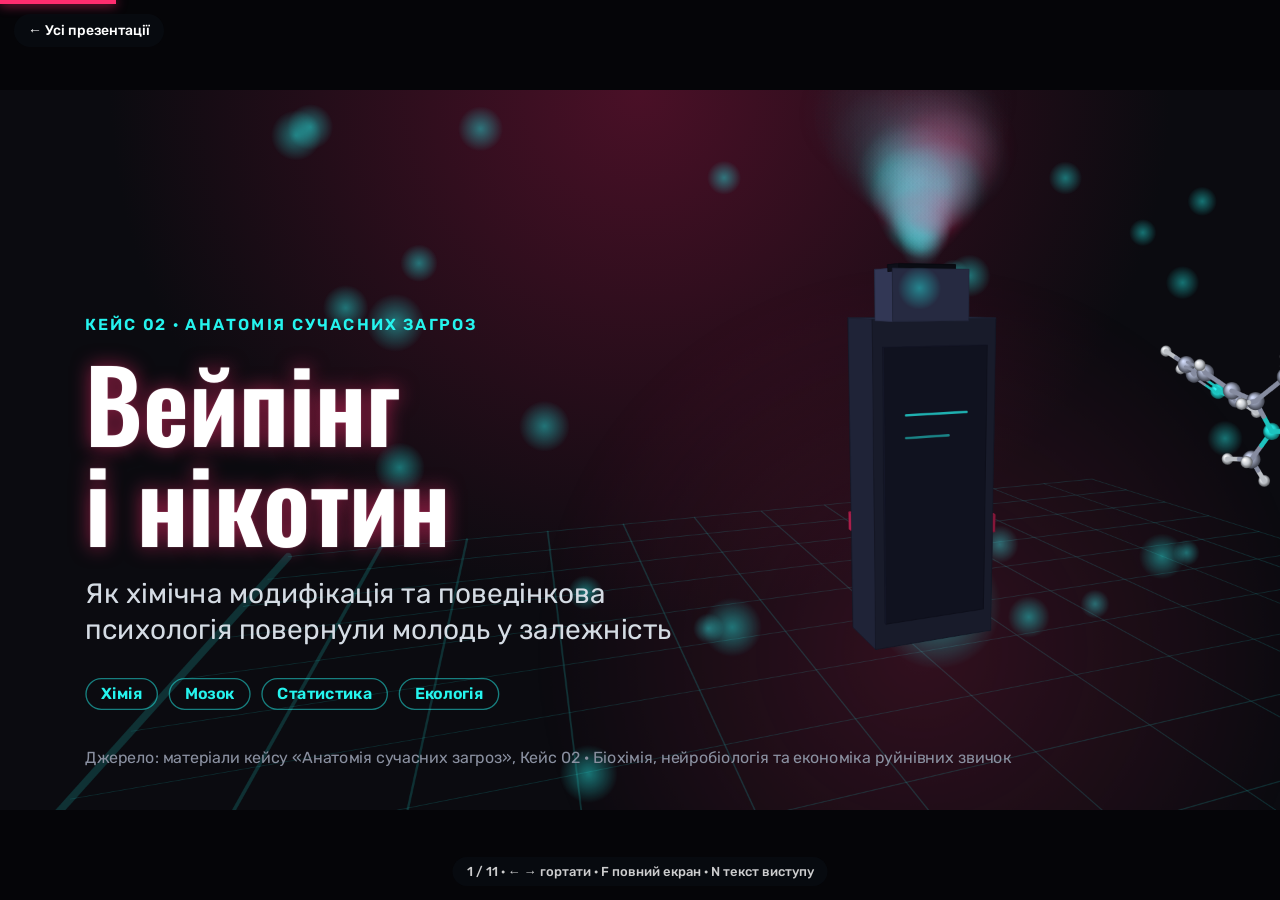
<file: nicotine-vaping/index.html>
<!DOCTYPE html>
<html lang="uk">
<head>
<meta charset="utf-8">
<meta name="viewport" content="width=device-width, initial-scale=1">
<title>Вейпінг і нікотин: як хімія повернула молодь у залежність</title>
<meta name="description" content="Презентація-кейс: сольовий нікотин, швидкість всмоктування, ап-регуляція рецепторів, дані GATS/GYTS і екологія вейпів. 11 слайдів із 3D-сценами, джерелами і текстом виступу.">
<meta property="og:title" content="Вейпінг і нікотин: як хімія повернула молодь у залежність">
<meta property="og:description" content="11 слайдів із 3D-сценами, джерелами і текстом виступу.">
<meta property="og:image" content="https://shavik16.github.io/site_mega/thumbs/nicotine-vaping.jpg">
<link rel="preconnect" href="https://fonts.googleapis.com">
<link rel="preconnect" href="https://fonts.gstatic.com" crossorigin>
<link rel="stylesheet" href="https://fonts.googleapis.com/css2?family=Oswald:wght@400..700&family=Rubik:wght@400..700&display=swap">
<style>
/* ---------- presenter ---------- */
*{box-sizing:border-box}
html,body{margin:0;width:100%;height:100%;background:#050508;overflow:hidden}
#viewport{position:fixed;inset:0;display:flex;align-items:center;justify-content:center}
#stage{position:relative;width:1920px;height:1080px;flex:none;transform-origin:center center;overflow:hidden;background:#0B0B10}
#stage > section{position:absolute;inset:0;width:1920px;height:1080px;overflow:hidden;isolation:isolate;display:none}
#stage > section.active,#stage > section.leaving{display:flex}
#stage section aside{display:none}
/* tag defaults at zero specificity, so the deck's own rules (h2 72px, .help h3 30px) win */
:where(#stage) :is(p,h1,h2,h3){margin:0}
:where(#stage) h1{font-size:96px;font-weight:600}
:where(#stage) h2{font-size:64px;font-weight:600}
:where(#stage) h3{font-size:44px;font-weight:600}
#stage .pbg,#stage iframe.emb{z-index:-1}
#stage iframe.emb{border:0;background:transparent}
#stage .body{min-height:0}

@keyframes pushInFwd{from{transform:translateX(100%)}to{transform:translateX(0)}}
@keyframes pushOutFwd{from{transform:translateX(0)}to{transform:translateX(-100%)}}
@keyframes pushInBack{from{transform:translateX(-100%)}to{transform:translateX(0)}}
@keyframes pushOutBack{from{transform:translateX(0)}to{transform:translateX(100%)}}
#stage > section.in-fwd{animation:pushInFwd .55s cubic-bezier(.7,0,.25,1) both}
#stage > section.out-fwd{animation:pushOutFwd .55s cubic-bezier(.7,0,.25,1) both}
#stage > section.in-back{animation:pushInBack .55s cubic-bezier(.7,0,.25,1) both}
#stage > section.out-back{animation:pushOutBack .55s cubic-bezier(.7,0,.25,1) both}

#bar{position:fixed;left:0;top:0;height:4px;width:0;background:#FF2D6F;box-shadow:0 0 12px #FF2D6F;transition:width .4s ease;z-index:30}
#hud{position:fixed;left:50%;bottom:14px;transform:translateX(-50%);z-index:40;color:rgba(255,255,255,.8);font:500 13px Rubik,Arial,sans-serif;
  background:rgba(10,14,20,.65);padding:7px 14px;border-radius:999px;opacity:0;transition:opacity .4s;pointer-events:none;white-space:nowrap}
#back{position:fixed;left:14px;top:14px;z-index:40;color:#fff;font:500 14px Rubik,Arial,sans-serif;text-decoration:none;
  background:rgba(10,14,20,.65);padding:8px 14px;border-radius:999px;opacity:0;pointer-events:none;transition:opacity .4s}
body.show-hud #hud{opacity:1}
body.show-hud #back{opacity:1;pointer-events:auto}
#notes{position:fixed;left:50%;bottom:56px;transform:translateX(-50%);width:min(900px,92vw);max-height:38vh;overflow:auto;z-index:45;
  background:rgba(10,14,20,.93);color:#E8EDF2;font:400 17px/1.55 Rubik,Arial,sans-serif;padding:18px 22px;border-radius:14px;
  box-shadow:0 10px 40px rgba(0,0,0,.4);display:none}
#notes b{display:block;margin-bottom:6px;color:#25F4EE;font-weight:600;font-size:13px;letter-spacing:.08em;text-transform:uppercase}
body.notes #notes{display:block}
body.thumb #bar,body.thumb #hud,body.thumb #back{display:none!important}
body.thumb #stage *,body.still #stage *,body.still #stage > section{animation:none!important}
</style>
<style>
/* ---------- deck styles ---------- */
body { font-family: 'Rubik', Arial, sans-serif; color: #C9CED8; }

section {
  padding: 128px 128px 160px;
  background: radial-gradient(circle at 85% 10%, #2B1238 0%, #0B0B10 60%);
  color: #C9CED8;
  font-family: 'Rubik', Arial, sans-serif;
  display: flex;
  flex-direction: column;
  gap: 56px;
  box-sizing: border-box;
}
section.g-magenta { background: radial-gradient(circle at 50% 0%, #4A1027 0%, #0B0B10 55%); }
section.g-teal { background: radial-gradient(circle at 90% 0%, #123A3C 0%, #0B0B10 55%); }
section.g-purple { background: radial-gradient(circle at 10% 100%, #24143A 0%, #0B0B10 55%); }
section.dark { background: radial-gradient(circle at 80% 100%, #0F4244 0%, #0B0B10 55%); color: #C9CED8; }

.head { display: flex; flex-direction: column; gap: 12px; }
.eyebrow { font-size: 24px; line-height: 1.2; font-weight: 600; letter-spacing: 3px; color: #25F4EE; }
.dark .eyebrow { color: #25F4EE; }
h2 { font-family: 'Oswald', Arial, sans-serif; font-size: 72px; line-height: 1.1; font-weight: 600; color: #FFFFFF; text-shadow: 0 0 28px rgba(255,45,111,.55), 0 0 2px rgba(255,255,255,.45); }
.dark h2 { color: #FFFFFF; }

.body { flex: 1; display: flex; flex-direction: row; gap: 64px; }

.panel { width: 560px; flex-shrink: 0; box-sizing: border-box; padding: 48px; border-radius: 24px; background: #13131C; display: flex; flex-direction: column; justify-content: center; gap: 8px; }
.panel.p3d { background: transparent; }
.pbg { position: absolute; left: 128px; top: 304px; width: 560px; height: 616px; box-sizing: border-box; border-radius: 24px; background: #12121A; border: 2px solid rgba(37,244,238,.45); box-shadow: 0 0 36px rgba(37,244,238,.22), 0 0 90px rgba(255,45,111,.12); }
.plabel { font-size: 24px; line-height: 1.3; font-weight: 600; color: #25F4EE; }
.stat { font-family: 'Oswald', Arial, sans-serif; font-size: 120px; line-height: 1; font-weight: 600; color: #FF2D6F; text-shadow: 0 0 26px rgba(255,45,111,.7); }
.stat2 { font-family: 'Oswald', Arial, sans-serif; font-size: 72px; line-height: 1; font-weight: 600; color: #25F4EE; text-shadow: 0 0 20px rgba(37,244,238,.55); }
.cap { font-size: 24px; line-height: 1.3; color: #D5DCE4; }
.note { font-size: 24px; line-height: 1.3; color: #9AA7B6; }
.panel hr { border: none; border-top: 2px solid rgba(255,255,255,.14); margin: 16px 0; }

.pts { flex: 1; display: flex; flex-direction: column; gap: 32px; }
.pt { border-left: 6px solid #FF2D6F; padding-left: 28px; box-shadow: -10px 0 18px -12px rgba(255,45,111,.9); }
.pt p { font-size: 30px; line-height: 1.35; color: #C9CED8; }
.pt b { font-weight: 600; color: #FFFFFF; }

.fig { width: 420px; flex-shrink: 0; display: flex; flex-direction: column; gap: 16px; }
.figframe { width: 420px; height: 423px; box-sizing: border-box; border-radius: 20px; overflow: hidden; border: 2px solid rgba(37,244,238,.45); box-shadow: 0 0 30px rgba(37,244,238,.2); }
.figcap { font-size: 24px; line-height: 1.3; color: #8A90A0; }

.tips { flex: 1; display: grid; grid-template-columns: 1fr 1fr; gap: 32px; }
.tip { background: rgba(255,255,255,.04); border: 1px solid rgba(255,255,255,.10); border-radius: 20px; padding: 32px; }
.tip p { font-size: 30px; line-height: 1.35; color: #D5DCE4; }
.tip b { font-weight: 600; color: #25F4EE; }

.help { width: 560px; flex-shrink: 0; box-sizing: border-box; padding: 40px; border-radius: 24px; background: linear-gradient(135deg, #25F4EE 0%, #19C9C3 100%); box-shadow: 0 0 40px rgba(37,244,238,.35); display: flex; flex-direction: column; justify-content: center; gap: 8px; }
.help h3 { font-size: 30px; line-height: 1.2; font-weight: 700; color: #0B0B10; }
.help .hs { font-size: 24px; line-height: 1.3; color: #0B0B10; }
.help .hnum { font-family: 'Oswald', Arial, sans-serif; font-size: 72px; line-height: 1.05; font-weight: 600; color: #0B0B10; }
.help hr { border: none; border-top: 2px solid #0B0B10; margin: 12px 0; }

.foot { position: absolute; left: 128px; bottom: 64px; width: 1664px; font-size: 24px; line-height: 1.2; color: #8A90A0; white-space: nowrap; }
.foot a { color: #8A90A0; text-decoration: underline; }
.dark .foot { color: #9AA7B6; }
.dark .foot a { color: #9AA7B6; }

@property --n { syntax: '<integer>'; inherits: false; initial-value: 0 }
@keyframes count { from { --n: 0 } }
.n { animation: count 1.2s ease-out both }

@keyframes headin { from { opacity: 0; transform: translateX(-40px); } }
@keyframes rise { from { opacity: 0; transform: translateY(32px); } }
@keyframes slidein { from { opacity: 0; transform: translateX(56px); } }
@keyframes fadein { from { opacity: 0; } }
.head { animation: headin 500ms ease-out both; }
.pbg, .bg3d { animation: fadein 500ms ease-out both; }
.panel { animation: rise 500ms ease-out both; animation-delay: 100ms; }
.pt, .tip, .fig { animation: slidein 450ms ease-out both; animation-delay: calc(var(--i) * 100ms + 50ms); }
.help { animation: rise 500ms ease-out both; animation-delay: 450ms; }


/* ---------- site: bolder arrivals than the deck file ---------- */
@keyframes s-head{from{opacity:0;transform:translateX(-90px)}}
@keyframes s-rise{from{opacity:0;transform:translateY(70px)}}
@keyframes s-slide{from{opacity:0;transform:translateX(130px)}}
@keyframes s-pop{0%{opacity:0;transform:scale(.85)}60%{opacity:1;transform:scale(1.03)}100%{opacity:1;transform:scale(1)}}
#stage .head{animation:s-head .7s cubic-bezier(.2,.8,.2,1) .15s both}
#stage .panel{animation:s-rise .75s cubic-bezier(.2,.8,.2,1) .25s both}
#stage .pt,#stage .tip,#stage .fig{animation:s-slide .7s cubic-bezier(.2,.8,.2,1) both;animation-delay:calc(var(--i) * 130ms + 300ms)}
#stage .help{animation:s-pop .8s cubic-bezier(.2,.8,.2,1) .75s both}
#stage .pbg,#stage .bg3d{animation:fadein .6s ease-out both}
</style>
</head>
<body>
<div id="bar"></div>
<a id="back" href="../">← Усі презентації</a>
<div id="viewport"><div id="stage">
<section id="title" class="g-magenta" data-transition="push">
<iframe class="bg3d emb" title="3D-модель" aria-hidden="true" tabindex="-1" sandbox="allow-scripts" style="position:absolute; left:0px; top:0px; width:1920px; height:1080px" data-srcdoc="&lt;style&gt;html,body{margin:0;height:100%;overflow:hidden;background:transparent}canvas{display:block;width:100%;height:100%}&lt;/style&gt;&lt;canvas id=&quot;c&quot;&gt;&lt;/canvas&gt;&lt;script&gt;const cv=document.getElementById(&#x27;c&#x27;),g=cv.getContext(&#x27;2d&#x27;),PI=Math.PI,TAU=PI*2;
let W=600,H=600;
function fit(){const d=Math.min(window.devicePixelRatio||1,2);W=cv.clientWidth||600;H=cv.clientHeight||600;cv.width=Math.round(W*d);cv.height=Math.round(H*d);g.setTransform(d,0,0,d,0,0);}
fit();addEventListener(&#x27;resize&#x27;,fit);
const V={cx:.5,cy:.5,R:200,cam:6,yaw:0,pitch:.2,roll:0};
const COL={teal:[37,244,238],mag:[255,45,111],pur:[150,110,255],steel:[168,176,200],white:[236,240,248],amber:[255,176,60],lime:[150,230,90],dark:[44,50,78],navy:[30,34,58]};
const clamp=(x,a,b)=&gt;Math.max(a,Math.min(b,x)),sm=(a,b,x)=&gt;{x=clamp((x-a)/(b-a),0,1);return x*x*(3-2*x)},lerp=(a,b,t)=&gt;a+(b-a)*t;
const rnd=i=&gt;{const x=Math.sin(i*127.1+311.7)*43758.5453;return x-Math.floor(x)};
function T(p){let x=p[0],y=p[1],z=p[2];
 let c=Math.cos(V.yaw),s=Math.sin(V.yaw);const x1=x*c+z*s,z1=-x*s+z*c;
 c=Math.cos(V.pitch);s=Math.sin(V.pitch);const y1=y*c-z1*s,z2=y*s+z1*c;
 c=Math.cos(V.roll);s=Math.sin(V.roll);return [x1*c-y1*s,x1*s+y1*c,z2];}
function PJ(q){const f=V.cam/(V.cam-q[2]);return [V.cx*W+q[0]*V.R*f,V.cy*H-q[1]*V.R*f,f];}
let items=[];
const LD=(()=&gt;{const l=[-.4,.6,.7],m=Math.hypot(l[0],l[1],l[2]);return l.map(v=&gt;v/m)})();
function rgb(c,f,a){f=f==null?1:f;return &#x27;rgba(&#x27;+Math.min(255,c[0]*f|0)+&#x27;,&#x27;+Math.min(255,c[1]*f|0)+&#x27;,&#x27;+Math.min(255,c[2]*f|0)+&#x27;,&#x27;+(a==null?1:a)+&#x27;)&#x27;;}
function face(pts,col,o){o=o||{};const q=pts.map(T);
 const ax=q[1][0]-q[0][0],ay=q[1][1]-q[0][1],az=q[1][2]-q[0][2],bx=q[2][0]-q[0][0],by=q[2][1]-q[0][1],bz=q[2][2]-q[0][2];
 let nx=ay*bz-az*by,ny=az*bx-ax*bz,nz=ax*by-ay*bx;const m=Math.hypot(nx,ny,nz)||1;nx/=m;ny/=m;nz/=m;if(nz&lt;0){nx=-nx;ny=-ny;nz=-nz;}
 const sh=o.flat?1:.3+.7*Math.max(0,nx*LD[0]+ny*LD[1]+nz*LD[2]);
 let z=0;q.forEach(v=&gt;z+=v[2]);z/=q.length;const p=q.map(PJ);
 items.push({z:z+(o.bias||0),d(){g.beginPath();p.forEach((v,i)=&gt;i?g.lineTo(v[0],v[1]):g.moveTo(v[0],v[1]));g.closePath();
  g.fillStyle=rgb(col,sh,o.a);g.fill();g.lineWidth=1;g.strokeStyle=rgb(col,sh*.8,o.a);g.stroke();
  if(o.edge){g.strokeStyle=o.edge;g.lineWidth=o.ew||1.5;g.stroke();}}});}
function box(c,s,col,o){const x=c[0],y=c[1],z=c[2],a=s[0]/2,b=s[1]/2,d=s[2]/2;
 const v=[[x-a,y-b,z-d],[x+a,y-b,z-d],[x+a,y+b,z-d],[x-a,y+b,z-d],[x-a,y-b,z+d],[x+a,y-b,z+d],[x+a,y+b,z+d],[x-a,y+b,z+d]];
 [[0,1,2,3],[4,5,6,7],[0,1,5,4],[3,2,6,7],[0,3,7,4],[1,2,6,5]].forEach(f=&gt;face(f.map(i=&gt;v[i]),col,o));}
function cyl(c,r,h,col,o){o=o||{};const n=o.seg||22,x=c[0],y=c[1],z=c[2],top=[],bot=[];
 for(let i=0;i&lt;n;i++){const a=i/n*TAU;top.push([x+Math.cos(a)*r,y+h/2,z+Math.sin(a)*r]);bot.push([x+Math.cos(a)*r,y-h/2,z+Math.sin(a)*r]);}
 for(let i=0;i&lt;n;i++){const j=(i+1)%n;face([bot[i],bot[j],top[j],top[i]],col,o);}
 if(!o.open){face(top,col,Object.assign({},o,{bias:(o.bias||0)+.02}));face(bot,col,o);}}
function sph(c,r,col,o){o=o||{};const q=T(c),p=PJ(q),rr=r*V.R*p[2];
 items.push({z:q[2]+(o.bias||0),d(){const gr=g.createRadialGradient(p[0]-rr*.35,p[1]-rr*.4,rr*.08,p[0],p[1],rr),F=o.f||1;
  gr.addColorStop(0,rgb(col,1.25*F,o.a));gr.addColorStop(.55,rgb(col,.85*F,o.a));gr.addColorStop(1,rgb(col,.38*F,o.a));
  g.fillStyle=gr;g.beginPath();g.arc(p[0],p[1],rr,0,TAU);g.fill();}});}
function glow(c,r,col,a){const q=T(c),p=PJ(q),rr=r*V.R*p[2];
 items.push({z:q[2]+.001,d(){const gr=g.createRadialGradient(p[0],p[1],0,p[0],p[1],rr);gr.addColorStop(0,rgb(col,1,a));gr.addColorStop(1,rgb(col,1,0));g.fillStyle=gr;g.beginPath();g.arc(p[0],p[1],rr,0,TAU);g.fill();}});}
function line(a,b,w,col,o){o=o||{};const qa=T(a),qb=T(b),pa=PJ(qa),pb=PJ(qb);
 items.push({z:(qa[2]+qb[2])/2+(o.bias||0),d(){const f=(pa[2]+pb[2])/2,ww=Math.max(1,w*V.R*f),dx=pb[0]-pa[0],dy=pb[1]-pa[1],l=Math.hypot(dx,dy)||1,nx=-dy/l,ny=dx/l;
  g.lineCap=&#x27;round&#x27;;(o.dbl?[-ww*.55,ww*.55]:[0]).forEach(d=&gt;{g.lineWidth=o.dbl?ww*.6:ww;g.strokeStyle=rgb(col,o.f||1,o.a);g.beginPath();g.moveTo(pa[0]+nx*d,pa[1]+ny*d);g.lineTo(pb[0]+nx*d,pb[1]+ny*d);g.stroke();});}});}
function txt(p,s,col,size,align,bias){const q=T(p),pp=PJ(q);
 items.push({z:q[2]+(bias==null?10:bias),d(){g.font=&#x27;600 &#x27;+size+&#x27;px &quot;Segoe UI&quot;,Arial,sans-serif&#x27;;g.textAlign=align||&#x27;center&#x27;;g.textBaseline=&#x27;middle&#x27;;g.fillStyle=col;g.fillText(s,pp[0],pp[1]);}});}
function hud(fn){items.push({z:1e6,d:fn});}
function ring(c,r,col,w,o,n){n=n||36;const pts=[];for(let i=0;i&lt;=n;i++){const a=i/n*TAU;pts.push([c[0]+Math.cos(a)*r,c[1],c[2]+Math.sin(a)*r]);}for(let i=0;i&lt;n;i++)line(pts[i],pts[i+1],w,col,o);}
function render(){g.clearRect(0,0,W,H);items.sort((a,b)=&gt;a.z-b.z);for(const it of items)it.d();items=[];}
function loop(scene){let t0=null;function fr(ts){if(t0===null)t0=ts;if(cv.clientWidth&amp;&amp;(cv.clientWidth!==W||cv.clientHeight!==H))fit();items=[];scene((ts-t0)/1000);render();requestAnimationFrame(fr);}requestAnimationFrame(fr);}
/* molecules */
const COLA={C:[168,176,200],H:[236,240,248],N:[37,244,238],O:[255,45,111]},RADA={C:.38,H:.25,N:.36,O:.36};
function mkMol(A,B){let mx=0,my=0,mz=0;A.forEach(e=&gt;{mx+=e[1];my+=e[2];mz+=e[3]});mx/=A.length;my/=A.length;mz/=A.length;let m=0;
 const P=A.map(e=&gt;{const p=[e[1]-mx,e[2]-my,e[3]-mz];m=Math.max(m,Math.hypot(p[0],p[1],p[2])+RADA[e[0]]);return p});
 const k=1/m;P.forEach(p=&gt;{p[0]*=k;p[1]*=k;p[2]*=k});return {A,B,P,k};}
function drawMol(M,c,sc,a,b,o){o=o||{};
 const Q=M.P.map(p=&gt;{const x=p[0]*Math.cos(a)+p[2]*Math.sin(a),z=-p[0]*Math.sin(a)+p[2]*Math.cos(a),y=p[1]*Math.cos(b)-z*Math.sin(b),w=p[1]*Math.sin(b)+z*Math.cos(b);return [c[0]+x*sc,c[1]+y*sc,c[2]+w*sc];});
 M.B.forEach(e=&gt;{const i=e[0]-1,j=e[1]-1,p=Q[i],s=Q[j],mid=[(p[0]+s[0])/2,(p[1]+s[1])/2,(p[2]+s[2])/2],w=.2*M.k*sc,dbl=e[2]&gt;1;
  line(p,mid,w,COLA[M.A[i][0]],{dbl,f:.8,a:o.a,bias:o.bias});line(mid,s,w,COLA[M.A[j][0]],{dbl,f:.8,a:o.a,bias:o.bias});});
 M.A.forEach((e,i)=&gt;sph(Q[i],RADA[e[0]]*M.k*sc,COLA[e[0]],{a:o.a,bias:o.bias}));}
/* vape pod */
function vape(c,o){o=o||{};const x=c[0],y=c[1],z=c[2];
 box([x,y,z],[1.0,2.5,.52],COL.dark);
 box([x,y,z+.265],[.84,2.1,.03],COL.navy);
 box([x,y-.35,z],[1.03,.14,.55],COL.mag);
 box([x,y+1.42,z],[.62,.38,.36],[70,78,120]);
 box([x,y+1.62,z],[.46,.05,.22],[20,22,36]);
 const pulse=.5+.5*Math.sin((o.t||0)*3);
 sph([x,y-.95,z+.3],.07,COL.teal,{bias:.05});glow([x,y-.95,z+.3],.5,COL.teal,.45+.3*pulse);
 line([x-.25,y+.55,z+.28],[x+.25,y+.55,z+.28],.018,COL.teal,{a:.7,bias:.05});
 line([x-.25,y+.38,z+.28],[x+.1,y+.38,z+.28],.018,COL.teal,{a:.5,bias:.05});}
function floorGrid(y,n,s,col,a){for(let i=-n;i&lt;=n;i++){line([-n*s,y,i*s],[n*s,y,i*s],.005,col,{a});line([i*s,y,-n*s],[i*s,y,n*s],.005,col,{a});}}

const NA=[[&#x27;N&#x27;,-1.70,-0.80,-0.03],[&#x27;N&#x27;,2.30,-0.71,1.22],[&#x27;C&#x27;,-0.88,0.31,-0.57],[&#x27;C&#x27;,-1.50,1.58,0.04],[&#x27;C&#x27;,-2.69,1.10,0.86],[&#x27;C&#x27;,-3.03,-0.24,0.23],[&#x27;C&#x27;,0.59,0.15,-0.25],[&#x27;C&#x27;,-1.76,-1.95,-0.92],[&#x27;C&#x27;,1.56,0.70,-1.08],[&#x27;C&#x27;,1.00,-0.54,0.87],[&#x27;C&#x27;,2.90,0.55,-0.76],[&#x27;C&#x27;,3.22,-0.16,0.39],[&#x27;H&#x27;,-1.01,0.37,-1.66],[&#x27;H&#x27;,-1.85,2.25,-0.76],[&#x27;H&#x27;,-0.80,2.15,0.67],[&#x27;H&#x27;,-2.39,0.96,1.91],[&#x27;H&#x27;,-3.52,1.80,0.83],[&#x27;H&#x27;,-3.61,-0.87,0.92],[&#x27;H&#x27;,-3.60,-0.09,-0.69],[&#x27;H&#x27;,-2.36,-2.75,-0.47],[&#x27;H&#x27;,-0.76,-2.37,-1.09],[&#x27;H&#x27;,-2.20,-1.70,-1.90],[&#x27;H&#x27;,1.28,1.25,-1.97],[&#x27;H&#x27;,0.30,-0.98,1.58],[&#x27;H&#x27;,3.68,0.96,-1.39],[&#x27;H&#x27;,4.25,-0.31,0.68]];const NB=[[1,3,1],[1,6,1],[1,8,1],[2,10,1],[2,12,2],[3,4,1],[3,7,1],[3,13,1],[4,5,1],[4,14,1],[4,15,1],[5,6,1],[5,16,1],[5,17,1],[6,18,1],[6,19,1],[7,9,1],[7,10,2],[8,20,1],[8,21,1],[8,22,1],[9,11,2],[9,23,1],[10,24,1],[11,12,1],[11,25,1],[12,26,1]];
const N=mkMol(NA,NB);
V.cx=.72;V.cy=.54;V.R=190;V.cam=7;V.pitch=.2;
loop(t=&gt;{V.yaw=.45*Math.sin(t*.33)+.15;
 floorGrid(-1.45,6,.9,COL.teal,.16);
 glow([0,-1.45,0],3.2,COL.mag,.16);
 for(let i=0;i&lt;34;i++){const y=((rnd(i+50)*5+t*.12)%5)-2.2;glow([(rnd(i)-.5)*9,y,(rnd(i+90)-.5)*6],.16,COL.teal,.45);}
 vape([0,0,0],{t});
 for(let i=0;i&lt;60;i++){const l=((t*.2+rnd(i))%1),y=1.75+l*1.05,x=Math.sin(l*6+i)*.35*l,z=Math.cos(l*5+i*2)*.35*l,r=.1+.28*l,a=.32*(1-l)*Math.min(1,l*14);glow([x,y,z],r*1.5,i%3?COL.teal:COL.mag,a);}
 const a=t*.5;drawMol(N,[Math.cos(a)*2.45,.5+.25*Math.sin(t*.8),Math.sin(a)*2.45],.75,t*.9,.3);
});
&lt;/script&gt;"></iframe>
<div class="head" style="margin-top:210px;max-width:1000px;gap:26px">
<p class="eyebrow">КЕЙС 02 · АНАТОМІЯ СУЧАСНИХ ЗАГРОЗ</p>
<h2 style="font-size:150px;line-height:1.0">Вейпінг<br>і нікотин</h2>
<p style="font-size:42px;line-height:1.3;color:#D5DCE4;max-width:900px;margin:10px 0 0">Як хімічна модифікація та поведінкова психологія повернули молодь у залежність</p>
<p style="display:flex;gap:16px;margin:18px 0 0">
<span style="font-size:24px;font-weight:600;color:#25F4EE;border:2px solid rgba(37,244,238,.5);border-radius:999px;padding:8px 22px">Хімія</span>
<span style="font-size:24px;font-weight:600;color:#25F4EE;border:2px solid rgba(37,244,238,.5);border-radius:999px;padding:8px 22px">Мозок</span>
<span style="font-size:24px;font-weight:600;color:#25F4EE;border:2px solid rgba(37,244,238,.5);border-radius:999px;padding:8px 22px">Статистика</span>
<span style="font-size:24px;font-weight:600;color:#25F4EE;border:2px solid rgba(37,244,238,.5);border-radius:999px;padding:8px 22px">Екологія</span>
</p>
</div>
<p class="foot">Джерело: матеріали кейсу «Анатомія сучасних загроз», Кейс 02 · Біохімія, нейробіологія та економіка руйнівних звичок</p>
<aside>Добрий день! Мій кейс — про нікотин і вейпінг. Починається він із парадокса: продажі звичайних сигарет у 2000-х падають, а залежність серед молоді стрімко зростає. Звідки вона береться? Я покажу це в чотирьох кроках: хімія сольового нікотину, що відбувається в мозку, що кажуть цифри про школярів і яку ціну за це платить довкілля. Наприкінці розберемо маркетингові маніпуляції та міф «палю вейп, щоб кинути».</aside>
</section>
<section id="paradox" class="g-purple" data-transition="push">
<div class="pbg" style="left:128px;top:304px;width:560px;height:616px"></div><iframe class="bg3d emb" title="3D-модель" aria-hidden="true" tabindex="-1" sandbox="allow-scripts" style="position:absolute; left:128px; top:304px; width:560px; height:616px" data-srcdoc="&lt;style&gt;html,body{margin:0;height:100%;overflow:hidden;background:transparent}canvas{display:block;width:100%;height:100%}&lt;/style&gt;&lt;canvas id=&quot;c&quot;&gt;&lt;/canvas&gt;&lt;script&gt;const cv=document.getElementById(&#x27;c&#x27;),g=cv.getContext(&#x27;2d&#x27;),PI=Math.PI,TAU=PI*2;
let W=600,H=600;
function fit(){const d=Math.min(window.devicePixelRatio||1,2);W=cv.clientWidth||600;H=cv.clientHeight||600;cv.width=Math.round(W*d);cv.height=Math.round(H*d);g.setTransform(d,0,0,d,0,0);}
fit();addEventListener(&#x27;resize&#x27;,fit);
const V={cx:.5,cy:.5,R:200,cam:6,yaw:0,pitch:.2,roll:0};
const COL={teal:[37,244,238],mag:[255,45,111],pur:[150,110,255],steel:[168,176,200],white:[236,240,248],amber:[255,176,60],lime:[150,230,90],dark:[44,50,78],navy:[30,34,58]};
const clamp=(x,a,b)=&gt;Math.max(a,Math.min(b,x)),sm=(a,b,x)=&gt;{x=clamp((x-a)/(b-a),0,1);return x*x*(3-2*x)},lerp=(a,b,t)=&gt;a+(b-a)*t;
const rnd=i=&gt;{const x=Math.sin(i*127.1+311.7)*43758.5453;return x-Math.floor(x)};
function T(p){let x=p[0],y=p[1],z=p[2];
 let c=Math.cos(V.yaw),s=Math.sin(V.yaw);const x1=x*c+z*s,z1=-x*s+z*c;
 c=Math.cos(V.pitch);s=Math.sin(V.pitch);const y1=y*c-z1*s,z2=y*s+z1*c;
 c=Math.cos(V.roll);s=Math.sin(V.roll);return [x1*c-y1*s,x1*s+y1*c,z2];}
function PJ(q){const f=V.cam/(V.cam-q[2]);return [V.cx*W+q[0]*V.R*f,V.cy*H-q[1]*V.R*f,f];}
let items=[];
const LD=(()=&gt;{const l=[-.4,.6,.7],m=Math.hypot(l[0],l[1],l[2]);return l.map(v=&gt;v/m)})();
function rgb(c,f,a){f=f==null?1:f;return &#x27;rgba(&#x27;+Math.min(255,c[0]*f|0)+&#x27;,&#x27;+Math.min(255,c[1]*f|0)+&#x27;,&#x27;+Math.min(255,c[2]*f|0)+&#x27;,&#x27;+(a==null?1:a)+&#x27;)&#x27;;}
function face(pts,col,o){o=o||{};const q=pts.map(T);
 const ax=q[1][0]-q[0][0],ay=q[1][1]-q[0][1],az=q[1][2]-q[0][2],bx=q[2][0]-q[0][0],by=q[2][1]-q[0][1],bz=q[2][2]-q[0][2];
 let nx=ay*bz-az*by,ny=az*bx-ax*bz,nz=ax*by-ay*bx;const m=Math.hypot(nx,ny,nz)||1;nx/=m;ny/=m;nz/=m;if(nz&lt;0){nx=-nx;ny=-ny;nz=-nz;}
 const sh=o.flat?1:.3+.7*Math.max(0,nx*LD[0]+ny*LD[1]+nz*LD[2]);
 let z=0;q.forEach(v=&gt;z+=v[2]);z/=q.length;const p=q.map(PJ);
 items.push({z:z+(o.bias||0),d(){g.beginPath();p.forEach((v,i)=&gt;i?g.lineTo(v[0],v[1]):g.moveTo(v[0],v[1]));g.closePath();
  g.fillStyle=rgb(col,sh,o.a);g.fill();g.lineWidth=1;g.strokeStyle=rgb(col,sh*.8,o.a);g.stroke();
  if(o.edge){g.strokeStyle=o.edge;g.lineWidth=o.ew||1.5;g.stroke();}}});}
function box(c,s,col,o){const x=c[0],y=c[1],z=c[2],a=s[0]/2,b=s[1]/2,d=s[2]/2;
 const v=[[x-a,y-b,z-d],[x+a,y-b,z-d],[x+a,y+b,z-d],[x-a,y+b,z-d],[x-a,y-b,z+d],[x+a,y-b,z+d],[x+a,y+b,z+d],[x-a,y+b,z+d]];
 [[0,1,2,3],[4,5,6,7],[0,1,5,4],[3,2,6,7],[0,3,7,4],[1,2,6,5]].forEach(f=&gt;face(f.map(i=&gt;v[i]),col,o));}
function cyl(c,r,h,col,o){o=o||{};const n=o.seg||22,x=c[0],y=c[1],z=c[2],top=[],bot=[];
 for(let i=0;i&lt;n;i++){const a=i/n*TAU;top.push([x+Math.cos(a)*r,y+h/2,z+Math.sin(a)*r]);bot.push([x+Math.cos(a)*r,y-h/2,z+Math.sin(a)*r]);}
 for(let i=0;i&lt;n;i++){const j=(i+1)%n;face([bot[i],bot[j],top[j],top[i]],col,o);}
 if(!o.open){face(top,col,Object.assign({},o,{bias:(o.bias||0)+.02}));face(bot,col,o);}}
function sph(c,r,col,o){o=o||{};const q=T(c),p=PJ(q),rr=r*V.R*p[2];
 items.push({z:q[2]+(o.bias||0),d(){const gr=g.createRadialGradient(p[0]-rr*.35,p[1]-rr*.4,rr*.08,p[0],p[1],rr),F=o.f||1;
  gr.addColorStop(0,rgb(col,1.25*F,o.a));gr.addColorStop(.55,rgb(col,.85*F,o.a));gr.addColorStop(1,rgb(col,.38*F,o.a));
  g.fillStyle=gr;g.beginPath();g.arc(p[0],p[1],rr,0,TAU);g.fill();}});}
function glow(c,r,col,a){const q=T(c),p=PJ(q),rr=r*V.R*p[2];
 items.push({z:q[2]+.001,d(){const gr=g.createRadialGradient(p[0],p[1],0,p[0],p[1],rr);gr.addColorStop(0,rgb(col,1,a));gr.addColorStop(1,rgb(col,1,0));g.fillStyle=gr;g.beginPath();g.arc(p[0],p[1],rr,0,TAU);g.fill();}});}
function line(a,b,w,col,o){o=o||{};const qa=T(a),qb=T(b),pa=PJ(qa),pb=PJ(qb);
 items.push({z:(qa[2]+qb[2])/2+(o.bias||0),d(){const f=(pa[2]+pb[2])/2,ww=Math.max(1,w*V.R*f),dx=pb[0]-pa[0],dy=pb[1]-pa[1],l=Math.hypot(dx,dy)||1,nx=-dy/l,ny=dx/l;
  g.lineCap=&#x27;round&#x27;;(o.dbl?[-ww*.55,ww*.55]:[0]).forEach(d=&gt;{g.lineWidth=o.dbl?ww*.6:ww;g.strokeStyle=rgb(col,o.f||1,o.a);g.beginPath();g.moveTo(pa[0]+nx*d,pa[1]+ny*d);g.lineTo(pb[0]+nx*d,pb[1]+ny*d);g.stroke();});}});}
function txt(p,s,col,size,align,bias){const q=T(p),pp=PJ(q);
 items.push({z:q[2]+(bias==null?10:bias),d(){g.font=&#x27;600 &#x27;+size+&#x27;px &quot;Segoe UI&quot;,Arial,sans-serif&#x27;;g.textAlign=align||&#x27;center&#x27;;g.textBaseline=&#x27;middle&#x27;;g.fillStyle=col;g.fillText(s,pp[0],pp[1]);}});}
function hud(fn){items.push({z:1e6,d:fn});}
function ring(c,r,col,w,o,n){n=n||36;const pts=[];for(let i=0;i&lt;=n;i++){const a=i/n*TAU;pts.push([c[0]+Math.cos(a)*r,c[1],c[2]+Math.sin(a)*r]);}for(let i=0;i&lt;n;i++)line(pts[i],pts[i+1],w,col,o);}
function render(){g.clearRect(0,0,W,H);items.sort((a,b)=&gt;a.z-b.z);for(const it of items)it.d();items=[];}
function loop(scene){let t0=null;function fr(ts){if(t0===null)t0=ts;if(cv.clientWidth&amp;&amp;(cv.clientWidth!==W||cv.clientHeight!==H))fit();items=[];scene((ts-t0)/1000);render();requestAnimationFrame(fr);}requestAnimationFrame(fr);}
/* molecules */
const COLA={C:[168,176,200],H:[236,240,248],N:[37,244,238],O:[255,45,111]},RADA={C:.38,H:.25,N:.36,O:.36};
function mkMol(A,B){let mx=0,my=0,mz=0;A.forEach(e=&gt;{mx+=e[1];my+=e[2];mz+=e[3]});mx/=A.length;my/=A.length;mz/=A.length;let m=0;
 const P=A.map(e=&gt;{const p=[e[1]-mx,e[2]-my,e[3]-mz];m=Math.max(m,Math.hypot(p[0],p[1],p[2])+RADA[e[0]]);return p});
 const k=1/m;P.forEach(p=&gt;{p[0]*=k;p[1]*=k;p[2]*=k});return {A,B,P,k};}
function drawMol(M,c,sc,a,b,o){o=o||{};
 const Q=M.P.map(p=&gt;{const x=p[0]*Math.cos(a)+p[2]*Math.sin(a),z=-p[0]*Math.sin(a)+p[2]*Math.cos(a),y=p[1]*Math.cos(b)-z*Math.sin(b),w=p[1]*Math.sin(b)+z*Math.cos(b);return [c[0]+x*sc,c[1]+y*sc,c[2]+w*sc];});
 M.B.forEach(e=&gt;{const i=e[0]-1,j=e[1]-1,p=Q[i],s=Q[j],mid=[(p[0]+s[0])/2,(p[1]+s[1])/2,(p[2]+s[2])/2],w=.2*M.k*sc,dbl=e[2]&gt;1;
  line(p,mid,w,COLA[M.A[i][0]],{dbl,f:.8,a:o.a,bias:o.bias});line(mid,s,w,COLA[M.A[j][0]],{dbl,f:.8,a:o.a,bias:o.bias});});
 M.A.forEach((e,i)=&gt;sph(Q[i],RADA[e[0]]*M.k*sc,COLA[e[0]],{a:o.a,bias:o.bias}));}
/* vape pod */
function vape(c,o){o=o||{};const x=c[0],y=c[1],z=c[2];
 box([x,y,z],[1.0,2.5,.52],COL.dark);
 box([x,y,z+.265],[.84,2.1,.03],COL.navy);
 box([x,y-.35,z],[1.03,.14,.55],COL.mag);
 box([x,y+1.42,z],[.62,.38,.36],[70,78,120]);
 box([x,y+1.62,z],[.46,.05,.22],[20,22,36]);
 const pulse=.5+.5*Math.sin((o.t||0)*3);
 sph([x,y-.95,z+.3],.07,COL.teal,{bias:.05});glow([x,y-.95,z+.3],.5,COL.teal,.45+.3*pulse);
 line([x-.25,y+.55,z+.28],[x+.25,y+.55,z+.28],.018,COL.teal,{a:.7,bias:.05});
 line([x-.25,y+.38,z+.28],[x+.1,y+.38,z+.28],.018,COL.teal,{a:.5,bias:.05});}
function floorGrid(y,n,s,col,a){for(let i=-n;i&lt;=n;i++){line([-n*s,y,i*s],[n*s,y,i*s],.005,col,{a});line([i*s,y,-n*s],[i*s,y,n*s],.005,col,{a});}}

const NA=[[&#x27;N&#x27;,-1.70,-0.80,-0.03],[&#x27;N&#x27;,2.30,-0.71,1.22],[&#x27;C&#x27;,-0.88,0.31,-0.57],[&#x27;C&#x27;,-1.50,1.58,0.04],[&#x27;C&#x27;,-2.69,1.10,0.86],[&#x27;C&#x27;,-3.03,-0.24,0.23],[&#x27;C&#x27;,0.59,0.15,-0.25],[&#x27;C&#x27;,-1.76,-1.95,-0.92],[&#x27;C&#x27;,1.56,0.70,-1.08],[&#x27;C&#x27;,1.00,-0.54,0.87],[&#x27;C&#x27;,2.90,0.55,-0.76],[&#x27;C&#x27;,3.22,-0.16,0.39],[&#x27;H&#x27;,-1.01,0.37,-1.66],[&#x27;H&#x27;,-1.85,2.25,-0.76],[&#x27;H&#x27;,-0.80,2.15,0.67],[&#x27;H&#x27;,-2.39,0.96,1.91],[&#x27;H&#x27;,-3.52,1.80,0.83],[&#x27;H&#x27;,-3.61,-0.87,0.92],[&#x27;H&#x27;,-3.60,-0.09,-0.69],[&#x27;H&#x27;,-2.36,-2.75,-0.47],[&#x27;H&#x27;,-0.76,-2.37,-1.09],[&#x27;H&#x27;,-2.20,-1.70,-1.90],[&#x27;H&#x27;,1.28,1.25,-1.97],[&#x27;H&#x27;,0.30,-0.98,1.58],[&#x27;H&#x27;,3.68,0.96,-1.39],[&#x27;H&#x27;,4.25,-0.31,0.68]];const NB=[[1,3,1],[1,6,1],[1,8,1],[2,10,1],[2,12,2],[3,4,1],[3,7,1],[3,13,1],[4,5,1],[4,14,1],[4,15,1],[5,6,1],[5,16,1],[5,17,1],[6,18,1],[6,19,1],[7,9,1],[7,10,2],[8,20,1],[8,21,1],[8,22,1],[9,11,2],[9,23,1],[10,24,1],[11,12,1],[11,25,1],[12,26,1]];
const N=mkMol(NA,NB);
V.cx=.5;V.cy=.76;V.R=128;V.cam=6;V.pitch=.3;
loop(t=&gt;{V.yaw=0;
 glow([0,0,0],1.9,COL.mag,.22);
 drawMol(N,[0,0,0],1.05,.6+t*.4,.3+.1*Math.sin(t*.5));
 for(let i=0;i&lt;5;i++){const a=t*.8+i*TAU/5;sph([Math.cos(a)*1.8,.3*Math.sin(a*2),Math.sin(a)*1.8],.07,COL.mag,{});}
 hud(()=&gt;{g.font=&#x27;600 22px &quot;Segoe UI&quot;,Arial,sans-serif&#x27;;g.fillStyle=&#x27;#7F8DA0&#x27;;g.textAlign=&#x27;right&#x27;;g.textBaseline=&#x27;top&#x27;;g.fillText(&#x27;Нікотин · C₁₀H₁₄N₂&#x27;,W-28,H-44);});
});
&lt;/script&gt;"></iframe><div class="head">
<p class="eyebrow">01 · ПАРАДОКС</p>
<h2>Сигарет продають менше — залежних більше</h2>
</div>
<div class="body">
<div class="panel p3d" style="--i:0;justify-content:flex-start">
<p class="plabel">ПРОБЛЕМНЕ ПИТАННЯ</p>
<p class="cap">Як хімічна модифікація та поведінкова психологія повернули молодь у залежність?</p>
</div>
<div class="pts">
<div class="pt" style="--i:1"><p><b>Падіння продажів сигарет у 2000-х</b> виглядає як перемога над тютюном.</p></div>
<div class="pt" style="--i:2"><p><b>Водночас стрімко зростає залежність</b> — через компактні POD-системи, які легко приховати й приємно вдихати.</p></div>
<div class="pt" style="--i:3"><p><b>Нікотин нікуди не зник</b> — змінилася його форма: з диму й кашлю в «сольову» рідину зі смаком.</p></div>
<div class="pt" style="--i:4"><p><b>Шукаємо відповідь у двох місцях:</b> у хімії самого нікотину та в тому, що він робить із мозком.</p></div>
</div>
</div>
<p class="foot">Джерела: матеріали кейсу «Анатомія сучасних загроз», Кейс 02 · <a href="https://www.who.int/health-topics/tobacco">ВООЗ — тютюн</a> · <a href="https://pubchem.ncbi.nlm.nih.gov/compound/89594">PubChem: нікотин</a></p>
<aside>Головне питання кейсу: як хімічна модифікація та поведінкова психологія повернули молодь у залежність? Падіння продажів сигарет — це не перемога над нікотином: він просто змінив упаковку. Замість диму й кашлю — POD-системи: компактні, зі смаками й м’яким вдихом. Далі розберемо, що змінили в хімії, що це робить із мозком і які цифри ми бачимо у школярів.</aside>
</section>
<section id="chemistry" class="g-magenta" data-transition="push">
<div class="pbg" style="left:128px;top:304px;width:960px;height:616px"></div><iframe class="bg3d emb" title="3D-модель" aria-hidden="true" tabindex="-1" sandbox="allow-scripts" style="position:absolute; left:128px; top:304px; width:960px; height:616px" data-srcdoc="&lt;style&gt;html,body{margin:0;height:100%;overflow:hidden;background:transparent}canvas{display:block;width:100%;height:100%}&lt;/style&gt;&lt;canvas id=&quot;c&quot;&gt;&lt;/canvas&gt;&lt;script&gt;const cv=document.getElementById(&#x27;c&#x27;),g=cv.getContext(&#x27;2d&#x27;),PI=Math.PI,TAU=PI*2;
let W=600,H=600;
function fit(){const d=Math.min(window.devicePixelRatio||1,2);W=cv.clientWidth||600;H=cv.clientHeight||600;cv.width=Math.round(W*d);cv.height=Math.round(H*d);g.setTransform(d,0,0,d,0,0);}
fit();addEventListener(&#x27;resize&#x27;,fit);
const V={cx:.5,cy:.5,R:200,cam:6,yaw:0,pitch:.2,roll:0};
const COL={teal:[37,244,238],mag:[255,45,111],pur:[150,110,255],steel:[168,176,200],white:[236,240,248],amber:[255,176,60],lime:[150,230,90],dark:[44,50,78],navy:[30,34,58]};
const clamp=(x,a,b)=&gt;Math.max(a,Math.min(b,x)),sm=(a,b,x)=&gt;{x=clamp((x-a)/(b-a),0,1);return x*x*(3-2*x)},lerp=(a,b,t)=&gt;a+(b-a)*t;
const rnd=i=&gt;{const x=Math.sin(i*127.1+311.7)*43758.5453;return x-Math.floor(x)};
function T(p){let x=p[0],y=p[1],z=p[2];
 let c=Math.cos(V.yaw),s=Math.sin(V.yaw);const x1=x*c+z*s,z1=-x*s+z*c;
 c=Math.cos(V.pitch);s=Math.sin(V.pitch);const y1=y*c-z1*s,z2=y*s+z1*c;
 c=Math.cos(V.roll);s=Math.sin(V.roll);return [x1*c-y1*s,x1*s+y1*c,z2];}
function PJ(q){const f=V.cam/(V.cam-q[2]);return [V.cx*W+q[0]*V.R*f,V.cy*H-q[1]*V.R*f,f];}
let items=[];
const LD=(()=&gt;{const l=[-.4,.6,.7],m=Math.hypot(l[0],l[1],l[2]);return l.map(v=&gt;v/m)})();
function rgb(c,f,a){f=f==null?1:f;return &#x27;rgba(&#x27;+Math.min(255,c[0]*f|0)+&#x27;,&#x27;+Math.min(255,c[1]*f|0)+&#x27;,&#x27;+Math.min(255,c[2]*f|0)+&#x27;,&#x27;+(a==null?1:a)+&#x27;)&#x27;;}
function face(pts,col,o){o=o||{};const q=pts.map(T);
 const ax=q[1][0]-q[0][0],ay=q[1][1]-q[0][1],az=q[1][2]-q[0][2],bx=q[2][0]-q[0][0],by=q[2][1]-q[0][1],bz=q[2][2]-q[0][2];
 let nx=ay*bz-az*by,ny=az*bx-ax*bz,nz=ax*by-ay*bx;const m=Math.hypot(nx,ny,nz)||1;nx/=m;ny/=m;nz/=m;if(nz&lt;0){nx=-nx;ny=-ny;nz=-nz;}
 const sh=o.flat?1:.3+.7*Math.max(0,nx*LD[0]+ny*LD[1]+nz*LD[2]);
 let z=0;q.forEach(v=&gt;z+=v[2]);z/=q.length;const p=q.map(PJ);
 items.push({z:z+(o.bias||0),d(){g.beginPath();p.forEach((v,i)=&gt;i?g.lineTo(v[0],v[1]):g.moveTo(v[0],v[1]));g.closePath();
  g.fillStyle=rgb(col,sh,o.a);g.fill();g.lineWidth=1;g.strokeStyle=rgb(col,sh*.8,o.a);g.stroke();
  if(o.edge){g.strokeStyle=o.edge;g.lineWidth=o.ew||1.5;g.stroke();}}});}
function box(c,s,col,o){const x=c[0],y=c[1],z=c[2],a=s[0]/2,b=s[1]/2,d=s[2]/2;
 const v=[[x-a,y-b,z-d],[x+a,y-b,z-d],[x+a,y+b,z-d],[x-a,y+b,z-d],[x-a,y-b,z+d],[x+a,y-b,z+d],[x+a,y+b,z+d],[x-a,y+b,z+d]];
 [[0,1,2,3],[4,5,6,7],[0,1,5,4],[3,2,6,7],[0,3,7,4],[1,2,6,5]].forEach(f=&gt;face(f.map(i=&gt;v[i]),col,o));}
function cyl(c,r,h,col,o){o=o||{};const n=o.seg||22,x=c[0],y=c[1],z=c[2],top=[],bot=[];
 for(let i=0;i&lt;n;i++){const a=i/n*TAU;top.push([x+Math.cos(a)*r,y+h/2,z+Math.sin(a)*r]);bot.push([x+Math.cos(a)*r,y-h/2,z+Math.sin(a)*r]);}
 for(let i=0;i&lt;n;i++){const j=(i+1)%n;face([bot[i],bot[j],top[j],top[i]],col,o);}
 if(!o.open){face(top,col,Object.assign({},o,{bias:(o.bias||0)+.02}));face(bot,col,o);}}
function sph(c,r,col,o){o=o||{};const q=T(c),p=PJ(q),rr=r*V.R*p[2];
 items.push({z:q[2]+(o.bias||0),d(){const gr=g.createRadialGradient(p[0]-rr*.35,p[1]-rr*.4,rr*.08,p[0],p[1],rr),F=o.f||1;
  gr.addColorStop(0,rgb(col,1.25*F,o.a));gr.addColorStop(.55,rgb(col,.85*F,o.a));gr.addColorStop(1,rgb(col,.38*F,o.a));
  g.fillStyle=gr;g.beginPath();g.arc(p[0],p[1],rr,0,TAU);g.fill();}});}
function glow(c,r,col,a){const q=T(c),p=PJ(q),rr=r*V.R*p[2];
 items.push({z:q[2]+.001,d(){const gr=g.createRadialGradient(p[0],p[1],0,p[0],p[1],rr);gr.addColorStop(0,rgb(col,1,a));gr.addColorStop(1,rgb(col,1,0));g.fillStyle=gr;g.beginPath();g.arc(p[0],p[1],rr,0,TAU);g.fill();}});}
function line(a,b,w,col,o){o=o||{};const qa=T(a),qb=T(b),pa=PJ(qa),pb=PJ(qb);
 items.push({z:(qa[2]+qb[2])/2+(o.bias||0),d(){const f=(pa[2]+pb[2])/2,ww=Math.max(1,w*V.R*f),dx=pb[0]-pa[0],dy=pb[1]-pa[1],l=Math.hypot(dx,dy)||1,nx=-dy/l,ny=dx/l;
  g.lineCap=&#x27;round&#x27;;(o.dbl?[-ww*.55,ww*.55]:[0]).forEach(d=&gt;{g.lineWidth=o.dbl?ww*.6:ww;g.strokeStyle=rgb(col,o.f||1,o.a);g.beginPath();g.moveTo(pa[0]+nx*d,pa[1]+ny*d);g.lineTo(pb[0]+nx*d,pb[1]+ny*d);g.stroke();});}});}
function txt(p,s,col,size,align,bias){const q=T(p),pp=PJ(q);
 items.push({z:q[2]+(bias==null?10:bias),d(){g.font=&#x27;600 &#x27;+size+&#x27;px &quot;Segoe UI&quot;,Arial,sans-serif&#x27;;g.textAlign=align||&#x27;center&#x27;;g.textBaseline=&#x27;middle&#x27;;g.fillStyle=col;g.fillText(s,pp[0],pp[1]);}});}
function hud(fn){items.push({z:1e6,d:fn});}
function ring(c,r,col,w,o,n){n=n||36;const pts=[];for(let i=0;i&lt;=n;i++){const a=i/n*TAU;pts.push([c[0]+Math.cos(a)*r,c[1],c[2]+Math.sin(a)*r]);}for(let i=0;i&lt;n;i++)line(pts[i],pts[i+1],w,col,o);}
function render(){g.clearRect(0,0,W,H);items.sort((a,b)=&gt;a.z-b.z);for(const it of items)it.d();items=[];}
function loop(scene){let t0=null;function fr(ts){if(t0===null)t0=ts;if(cv.clientWidth&amp;&amp;(cv.clientWidth!==W||cv.clientHeight!==H))fit();items=[];scene((ts-t0)/1000);render();requestAnimationFrame(fr);}requestAnimationFrame(fr);}
/* molecules */
const COLA={C:[168,176,200],H:[236,240,248],N:[37,244,238],O:[255,45,111]},RADA={C:.38,H:.25,N:.36,O:.36};
function mkMol(A,B){let mx=0,my=0,mz=0;A.forEach(e=&gt;{mx+=e[1];my+=e[2];mz+=e[3]});mx/=A.length;my/=A.length;mz/=A.length;let m=0;
 const P=A.map(e=&gt;{const p=[e[1]-mx,e[2]-my,e[3]-mz];m=Math.max(m,Math.hypot(p[0],p[1],p[2])+RADA[e[0]]);return p});
 const k=1/m;P.forEach(p=&gt;{p[0]*=k;p[1]*=k;p[2]*=k});return {A,B,P,k};}
function drawMol(M,c,sc,a,b,o){o=o||{};
 const Q=M.P.map(p=&gt;{const x=p[0]*Math.cos(a)+p[2]*Math.sin(a),z=-p[0]*Math.sin(a)+p[2]*Math.cos(a),y=p[1]*Math.cos(b)-z*Math.sin(b),w=p[1]*Math.sin(b)+z*Math.cos(b);return [c[0]+x*sc,c[1]+y*sc,c[2]+w*sc];});
 M.B.forEach(e=&gt;{const i=e[0]-1,j=e[1]-1,p=Q[i],s=Q[j],mid=[(p[0]+s[0])/2,(p[1]+s[1])/2,(p[2]+s[2])/2],w=.2*M.k*sc,dbl=e[2]&gt;1;
  line(p,mid,w,COLA[M.A[i][0]],{dbl,f:.8,a:o.a,bias:o.bias});line(mid,s,w,COLA[M.A[j][0]],{dbl,f:.8,a:o.a,bias:o.bias});});
 M.A.forEach((e,i)=&gt;sph(Q[i],RADA[e[0]]*M.k*sc,COLA[e[0]],{a:o.a,bias:o.bias}));}
/* vape pod */
function vape(c,o){o=o||{};const x=c[0],y=c[1],z=c[2];
 box([x,y,z],[1.0,2.5,.52],COL.dark);
 box([x,y,z+.265],[.84,2.1,.03],COL.navy);
 box([x,y-.35,z],[1.03,.14,.55],COL.mag);
 box([x,y+1.42,z],[.62,.38,.36],[70,78,120]);
 box([x,y+1.62,z],[.46,.05,.22],[20,22,36]);
 const pulse=.5+.5*Math.sin((o.t||0)*3);
 sph([x,y-.95,z+.3],.07,COL.teal,{bias:.05});glow([x,y-.95,z+.3],.5,COL.teal,.45+.3*pulse);
 line([x-.25,y+.55,z+.28],[x+.25,y+.55,z+.28],.018,COL.teal,{a:.7,bias:.05});
 line([x-.25,y+.38,z+.28],[x+.1,y+.38,z+.28],.018,COL.teal,{a:.5,bias:.05});}
function floorGrid(y,n,s,col,a){for(let i=-n;i&lt;=n;i++){line([-n*s,y,i*s],[n*s,y,i*s],.005,col,{a});line([i*s,y,-n*s],[i*s,y,n*s],.005,col,{a});}}

const NA=[[&#x27;N&#x27;,-1.70,-0.80,-0.03],[&#x27;N&#x27;,2.30,-0.71,1.22],[&#x27;C&#x27;,-0.88,0.31,-0.57],[&#x27;C&#x27;,-1.50,1.58,0.04],[&#x27;C&#x27;,-2.69,1.10,0.86],[&#x27;C&#x27;,-3.03,-0.24,0.23],[&#x27;C&#x27;,0.59,0.15,-0.25],[&#x27;C&#x27;,-1.76,-1.95,-0.92],[&#x27;C&#x27;,1.56,0.70,-1.08],[&#x27;C&#x27;,1.00,-0.54,0.87],[&#x27;C&#x27;,2.90,0.55,-0.76],[&#x27;C&#x27;,3.22,-0.16,0.39],[&#x27;H&#x27;,-1.01,0.37,-1.66],[&#x27;H&#x27;,-1.85,2.25,-0.76],[&#x27;H&#x27;,-0.80,2.15,0.67],[&#x27;H&#x27;,-2.39,0.96,1.91],[&#x27;H&#x27;,-3.52,1.80,0.83],[&#x27;H&#x27;,-3.61,-0.87,0.92],[&#x27;H&#x27;,-3.60,-0.09,-0.69],[&#x27;H&#x27;,-2.36,-2.75,-0.47],[&#x27;H&#x27;,-0.76,-2.37,-1.09],[&#x27;H&#x27;,-2.20,-1.70,-1.90],[&#x27;H&#x27;,1.28,1.25,-1.97],[&#x27;H&#x27;,0.30,-0.98,1.58],[&#x27;H&#x27;,3.68,0.96,-1.39],[&#x27;H&#x27;,4.25,-0.31,0.68]];const NB=[[1,3,1],[1,6,1],[1,8,1],[2,10,1],[2,12,2],[3,4,1],[3,7,1],[3,13,1],[4,5,1],[4,14,1],[4,15,1],[5,6,1],[5,16,1],[5,17,1],[6,18,1],[6,19,1],[7,9,1],[7,10,2],[8,20,1],[8,21,1],[8,22,1],[9,11,2],[9,23,1],[10,24,1],[11,12,1],[11,25,1],[12,26,1]];
const NIC=mkMol(NA,NB);
const BA=[[&#x27;C&#x27;,1.40,0,0],[&#x27;C&#x27;,.70,1.212,0],[&#x27;C&#x27;,-.70,1.212,0],[&#x27;C&#x27;,-1.40,0,0],[&#x27;C&#x27;,-.70,-1.212,0],[&#x27;C&#x27;,.70,-1.212,0],[&#x27;C&#x27;,2.90,0,0],[&#x27;O&#x27;,3.55,1.10,0],[&#x27;O&#x27;,3.60,-1.12,0],[&#x27;H&#x27;,4.50,-1.0,0],[&#x27;H&#x27;,1.24,2.148,0],[&#x27;H&#x27;,-1.24,2.148,0],[&#x27;H&#x27;,-2.48,0,0],[&#x27;H&#x27;,-1.24,-2.148,0],[&#x27;H&#x27;,1.24,-2.148,0]];
const BB=[[1,2,2],[2,3,1],[3,4,2],[4,5,1],[5,6,2],[6,1,1],[1,7,1],[7,8,2],[7,9,1],[9,10,1],[2,11,1],[3,12,1],[4,13,1],[5,14,1],[6,15,1]];
const BZ=mkMol(BA,BB);
V.cx=.5;V.cy=.44;V.R=120;V.cam=7;V.pitch=.28;
loop(t=&gt;{V.yaw=.28*Math.sin(t*.35);
 const tt=t%10,s=sm(2.6,4.8,tt)-sm(9.2,9.8,tt),irr=1-s,pulse=.6+.4*Math.sin(t*7);
 const nx=-1.55,bx=lerp(5.2,1.55,s);
 glow([nx,0,0],2.3,COL.mag,.34*irr*pulse);glow([nx,0,0],2.3,COL.teal,.3*s);
 drawMol(NIC,[nx,0,0],1.35,t*.5,.3);
 drawMol(BZ,[bx,0,0],1.1,.9+t*.3*(1-s),.35);
 glow([bx,0,0],1.9,COL.amber,.14);
 if(s&gt;.6){const k=(s-.6)/.4;line([nx+1.1,0,0],[bx-1.0,0,0],.045,COL.teal,{a:.7*k});glow([(nx+bx)/2,0,0],1.6,COL.teal,.25*k);}
 for(let i=0;i&lt;8;i++){const a=t*6+i*TAU/8;if(irr&gt;.3)line([nx+Math.cos(a)*1.55,Math.sin(a)*1.55,0],[nx+Math.cos(a)*1.85,Math.sin(a)*1.85,0],.03,COL.mag,{a:.8*irr*pulse});}
 txt([bx,-1.55,0],&#x27;Бензойна кислота&#x27;,s&gt;.05?&#x27;#F5C27A&#x27;:&#x27;rgba(245,194,122,.0)&#x27;,22,&#x27;center&#x27;);
 txt([nx,-1.75,0],&#x27;Нікотин&#x27;,&#x27;#25F4EE&#x27;,22,&#x27;center&#x27;);
 hud(()=&gt;{
  g.textAlign=&#x27;left&#x27;;g.textBaseline=&#x27;top&#x27;;
  g.font=&#x27;700 28px &quot;Segoe UI&quot;,Arial,sans-serif&#x27;;g.fillStyle=s&lt;.5?&#x27;#FF6B95&#x27;:&#x27;#25F4EE&#x27;;
  g.fillText(s&lt;.5?&#x27;Звичайний нікотин (тютюн): високий pH&#x27;:&#x27;Сольовий нікотин: низький pH&#x27;,30,24);
  g.font=&#x27;500 23px &quot;Segoe UI&quot;,Arial,sans-serif&#x27;;g.fillStyle=&#x27;#9AA7B6&#x27;;
  g.fillText(s&lt;.5?&#x27;Спазм і кашель — захисний рефлекс організму&#x27;:&#x27;Гладке вдихання навіть при 20–50 мг/мл&#x27;,30,62);
  const bw=W-60,by=H-44;g.fillStyle=&#x27;rgba(255,255,255,.09)&#x27;;g.fillRect(30,by,bw,18);
  const gr=g.createLinearGradient(30,0,30+bw,0);gr.addColorStop(0,&#x27;#25F4EE&#x27;);gr.addColorStop(.5,&#x27;#FFB03C&#x27;);gr.addColorStop(1,&#x27;#FF2D6F&#x27;);
  g.fillStyle=gr;g.fillRect(30,by,bw*(.06+.94*irr),18);
  g.font=&#x27;600 21px &quot;Segoe UI&quot;,Arial,sans-serif&#x27;;g.fillStyle=&#x27;#C9CED8&#x27;;g.fillText(&#x27;Подразнення горла&#x27;,30,by-30);
  g.textAlign=&#x27;right&#x27;;g.fillStyle=&#x27;#8A90A0&#x27;;g.fillText(irr&gt;.5?&#x27;високе&#x27;:&#x27;мінімальне&#x27;,W-30,by-30);
 });
});
&lt;/script&gt;"></iframe><div class="head">
<p class="eyebrow">02 · ХІМІЯ</p>
<h2>Сольовий нікотин: хімія без кашлю</h2>
</div>
<div class="body">
<div style="width:960px;flex:none"></div>
<div class="pts">
<div class="pt" style="--i:0"><p><b>Тютюновий нікотин</b> має високий pH. Для горла це подразник: спазм і кашель — захисний рефлекс.</p></div>
<div class="pt" style="--i:1"><p><b>+ бензойна кислота</b> знижує pH — утворюється сольовий нікотин, і подразнення зникає.</p></div>
<div class="pt" style="--i:2"><p><b>20–50 мг/мл</b> можна вдихати без дискомфорту. Організм втрачає природний сигнал «стоп».</p></div>
</div>
</div>
<p class="foot">Джерела: матеріали кейсу «Анатомія сучасних загроз», Кейс 02 · <a href="https://www.who.int/news-room/questions-and-answers/item/tobacco-e-cigarettes">ВООЗ — е-сигарети</a> · <a href="https://pubchem.ncbi.nlm.nih.gov/compound/243">PubChem: бензойна кислота</a></p>
<aside>Звичайний нікотин із тютюну має високий pH — це лужне середовище. Для горла це подразник: спазм і кашель, захисний рефлекс. Виробники додали бензойну кислоту. Вона знижує pH, і утворюється сольовий нікотин. Горло більше не «протестує», тож можна вдихати високі концентрації — від 20 до 50 міліграмів на мілілітр — без дискомфорту. Тобто організм втрачає природний сигнал «стоп». Це і є головна хімічна зміна.</aside>
</section>
<section id="speed" class="g-teal" data-transition="push">
<div class="pbg" style="left:128px;top:304px;width:1664px;height:352px"></div><iframe class="bg3d emb" title="3D-модель" aria-hidden="true" tabindex="-1" sandbox="allow-scripts" style="position:absolute; left:128px; top:304px; width:1664px; height:352px" data-srcdoc="&lt;style&gt;html,body{margin:0;height:100%;overflow:hidden;background:transparent}canvas{display:block;width:100%;height:100%}&lt;/style&gt;&lt;canvas id=&quot;c&quot;&gt;&lt;/canvas&gt;&lt;script&gt;const cv=document.getElementById(&#x27;c&#x27;),g=cv.getContext(&#x27;2d&#x27;),PI=Math.PI,TAU=PI*2;
let W=600,H=600;
function fit(){const d=Math.min(window.devicePixelRatio||1,2);W=cv.clientWidth||600;H=cv.clientHeight||600;cv.width=Math.round(W*d);cv.height=Math.round(H*d);g.setTransform(d,0,0,d,0,0);}
fit();addEventListener(&#x27;resize&#x27;,fit);
const V={cx:.5,cy:.5,R:200,cam:6,yaw:0,pitch:.2,roll:0};
const COL={teal:[37,244,238],mag:[255,45,111],pur:[150,110,255],steel:[168,176,200],white:[236,240,248],amber:[255,176,60],lime:[150,230,90],dark:[44,50,78],navy:[30,34,58]};
const clamp=(x,a,b)=&gt;Math.max(a,Math.min(b,x)),sm=(a,b,x)=&gt;{x=clamp((x-a)/(b-a),0,1);return x*x*(3-2*x)},lerp=(a,b,t)=&gt;a+(b-a)*t;
const rnd=i=&gt;{const x=Math.sin(i*127.1+311.7)*43758.5453;return x-Math.floor(x)};
function T(p){let x=p[0],y=p[1],z=p[2];
 let c=Math.cos(V.yaw),s=Math.sin(V.yaw);const x1=x*c+z*s,z1=-x*s+z*c;
 c=Math.cos(V.pitch);s=Math.sin(V.pitch);const y1=y*c-z1*s,z2=y*s+z1*c;
 c=Math.cos(V.roll);s=Math.sin(V.roll);return [x1*c-y1*s,x1*s+y1*c,z2];}
function PJ(q){const f=V.cam/(V.cam-q[2]);return [V.cx*W+q[0]*V.R*f,V.cy*H-q[1]*V.R*f,f];}
let items=[];
const LD=(()=&gt;{const l=[-.4,.6,.7],m=Math.hypot(l[0],l[1],l[2]);return l.map(v=&gt;v/m)})();
function rgb(c,f,a){f=f==null?1:f;return &#x27;rgba(&#x27;+Math.min(255,c[0]*f|0)+&#x27;,&#x27;+Math.min(255,c[1]*f|0)+&#x27;,&#x27;+Math.min(255,c[2]*f|0)+&#x27;,&#x27;+(a==null?1:a)+&#x27;)&#x27;;}
function face(pts,col,o){o=o||{};const q=pts.map(T);
 const ax=q[1][0]-q[0][0],ay=q[1][1]-q[0][1],az=q[1][2]-q[0][2],bx=q[2][0]-q[0][0],by=q[2][1]-q[0][1],bz=q[2][2]-q[0][2];
 let nx=ay*bz-az*by,ny=az*bx-ax*bz,nz=ax*by-ay*bx;const m=Math.hypot(nx,ny,nz)||1;nx/=m;ny/=m;nz/=m;if(nz&lt;0){nx=-nx;ny=-ny;nz=-nz;}
 const sh=o.flat?1:.3+.7*Math.max(0,nx*LD[0]+ny*LD[1]+nz*LD[2]);
 let z=0;q.forEach(v=&gt;z+=v[2]);z/=q.length;const p=q.map(PJ);
 items.push({z:z+(o.bias||0),d(){g.beginPath();p.forEach((v,i)=&gt;i?g.lineTo(v[0],v[1]):g.moveTo(v[0],v[1]));g.closePath();
  g.fillStyle=rgb(col,sh,o.a);g.fill();g.lineWidth=1;g.strokeStyle=rgb(col,sh*.8,o.a);g.stroke();
  if(o.edge){g.strokeStyle=o.edge;g.lineWidth=o.ew||1.5;g.stroke();}}});}
function box(c,s,col,o){const x=c[0],y=c[1],z=c[2],a=s[0]/2,b=s[1]/2,d=s[2]/2;
 const v=[[x-a,y-b,z-d],[x+a,y-b,z-d],[x+a,y+b,z-d],[x-a,y+b,z-d],[x-a,y-b,z+d],[x+a,y-b,z+d],[x+a,y+b,z+d],[x-a,y+b,z+d]];
 [[0,1,2,3],[4,5,6,7],[0,1,5,4],[3,2,6,7],[0,3,7,4],[1,2,6,5]].forEach(f=&gt;face(f.map(i=&gt;v[i]),col,o));}
function cyl(c,r,h,col,o){o=o||{};const n=o.seg||22,x=c[0],y=c[1],z=c[2],top=[],bot=[];
 for(let i=0;i&lt;n;i++){const a=i/n*TAU;top.push([x+Math.cos(a)*r,y+h/2,z+Math.sin(a)*r]);bot.push([x+Math.cos(a)*r,y-h/2,z+Math.sin(a)*r]);}
 for(let i=0;i&lt;n;i++){const j=(i+1)%n;face([bot[i],bot[j],top[j],top[i]],col,o);}
 if(!o.open){face(top,col,Object.assign({},o,{bias:(o.bias||0)+.02}));face(bot,col,o);}}
function sph(c,r,col,o){o=o||{};const q=T(c),p=PJ(q),rr=r*V.R*p[2];
 items.push({z:q[2]+(o.bias||0),d(){const gr=g.createRadialGradient(p[0]-rr*.35,p[1]-rr*.4,rr*.08,p[0],p[1],rr),F=o.f||1;
  gr.addColorStop(0,rgb(col,1.25*F,o.a));gr.addColorStop(.55,rgb(col,.85*F,o.a));gr.addColorStop(1,rgb(col,.38*F,o.a));
  g.fillStyle=gr;g.beginPath();g.arc(p[0],p[1],rr,0,TAU);g.fill();}});}
function glow(c,r,col,a){const q=T(c),p=PJ(q),rr=r*V.R*p[2];
 items.push({z:q[2]+.001,d(){const gr=g.createRadialGradient(p[0],p[1],0,p[0],p[1],rr);gr.addColorStop(0,rgb(col,1,a));gr.addColorStop(1,rgb(col,1,0));g.fillStyle=gr;g.beginPath();g.arc(p[0],p[1],rr,0,TAU);g.fill();}});}
function line(a,b,w,col,o){o=o||{};const qa=T(a),qb=T(b),pa=PJ(qa),pb=PJ(qb);
 items.push({z:(qa[2]+qb[2])/2+(o.bias||0),d(){const f=(pa[2]+pb[2])/2,ww=Math.max(1,w*V.R*f),dx=pb[0]-pa[0],dy=pb[1]-pa[1],l=Math.hypot(dx,dy)||1,nx=-dy/l,ny=dx/l;
  g.lineCap=&#x27;round&#x27;;(o.dbl?[-ww*.55,ww*.55]:[0]).forEach(d=&gt;{g.lineWidth=o.dbl?ww*.6:ww;g.strokeStyle=rgb(col,o.f||1,o.a);g.beginPath();g.moveTo(pa[0]+nx*d,pa[1]+ny*d);g.lineTo(pb[0]+nx*d,pb[1]+ny*d);g.stroke();});}});}
function txt(p,s,col,size,align,bias){const q=T(p),pp=PJ(q);
 items.push({z:q[2]+(bias==null?10:bias),d(){g.font=&#x27;600 &#x27;+size+&#x27;px &quot;Segoe UI&quot;,Arial,sans-serif&#x27;;g.textAlign=align||&#x27;center&#x27;;g.textBaseline=&#x27;middle&#x27;;g.fillStyle=col;g.fillText(s,pp[0],pp[1]);}});}
function hud(fn){items.push({z:1e6,d:fn});}
function ring(c,r,col,w,o,n){n=n||36;const pts=[];for(let i=0;i&lt;=n;i++){const a=i/n*TAU;pts.push([c[0]+Math.cos(a)*r,c[1],c[2]+Math.sin(a)*r]);}for(let i=0;i&lt;n;i++)line(pts[i],pts[i+1],w,col,o);}
function render(){g.clearRect(0,0,W,H);items.sort((a,b)=&gt;a.z-b.z);for(const it of items)it.d();items=[];}
function loop(scene){let t0=null;function fr(ts){if(t0===null)t0=ts;if(cv.clientWidth&amp;&amp;(cv.clientWidth!==W||cv.clientHeight!==H))fit();items=[];scene((ts-t0)/1000);render();requestAnimationFrame(fr);}requestAnimationFrame(fr);}
/* molecules */
const COLA={C:[168,176,200],H:[236,240,248],N:[37,244,238],O:[255,45,111]},RADA={C:.38,H:.25,N:.36,O:.36};
function mkMol(A,B){let mx=0,my=0,mz=0;A.forEach(e=&gt;{mx+=e[1];my+=e[2];mz+=e[3]});mx/=A.length;my/=A.length;mz/=A.length;let m=0;
 const P=A.map(e=&gt;{const p=[e[1]-mx,e[2]-my,e[3]-mz];m=Math.max(m,Math.hypot(p[0],p[1],p[2])+RADA[e[0]]);return p});
 const k=1/m;P.forEach(p=&gt;{p[0]*=k;p[1]*=k;p[2]*=k});return {A,B,P,k};}
function drawMol(M,c,sc,a,b,o){o=o||{};
 const Q=M.P.map(p=&gt;{const x=p[0]*Math.cos(a)+p[2]*Math.sin(a),z=-p[0]*Math.sin(a)+p[2]*Math.cos(a),y=p[1]*Math.cos(b)-z*Math.sin(b),w=p[1]*Math.sin(b)+z*Math.cos(b);return [c[0]+x*sc,c[1]+y*sc,c[2]+w*sc];});
 M.B.forEach(e=&gt;{const i=e[0]-1,j=e[1]-1,p=Q[i],s=Q[j],mid=[(p[0]+s[0])/2,(p[1]+s[1])/2,(p[2]+s[2])/2],w=.2*M.k*sc,dbl=e[2]&gt;1;
  line(p,mid,w,COLA[M.A[i][0]],{dbl,f:.8,a:o.a,bias:o.bias});line(mid,s,w,COLA[M.A[j][0]],{dbl,f:.8,a:o.a,bias:o.bias});});
 M.A.forEach((e,i)=&gt;sph(Q[i],RADA[e[0]]*M.k*sc,COLA[e[0]],{a:o.a,bias:o.bias}));}
/* vape pod */
function vape(c,o){o=o||{};const x=c[0],y=c[1],z=c[2];
 box([x,y,z],[1.0,2.5,.52],COL.dark);
 box([x,y,z+.265],[.84,2.1,.03],COL.navy);
 box([x,y-.35,z],[1.03,.14,.55],COL.mag);
 box([x,y+1.42,z],[.62,.38,.36],[70,78,120]);
 box([x,y+1.62,z],[.46,.05,.22],[20,22,36]);
 const pulse=.5+.5*Math.sin((o.t||0)*3);
 sph([x,y-.95,z+.3],.07,COL.teal,{bias:.05});glow([x,y-.95,z+.3],.5,COL.teal,.45+.3*pulse);
 line([x-.25,y+.55,z+.28],[x+.25,y+.55,z+.28],.018,COL.teal,{a:.7,bias:.05});
 line([x-.25,y+.38,z+.28],[x+.1,y+.38,z+.28],.018,COL.teal,{a:.5,bias:.05});}
function floorGrid(y,n,s,col,a){for(let i=-n;i&lt;=n;i++){line([-n*s,y,i*s],[n*s,y,i*s],.005,col,{a});line([i*s,y,-n*s],[i*s,y,n*s],.005,col,{a});}}

V.cx=.5;V.cy=.5;V.R=165;V.cam=8;V.pitch=.2;
const NODES=[[-3.9,-.3,0],[-1.3,.6,.5],[1.4,-.45,-.4],[3.9,.4,0]],NAMES=[&#x27;Вдих&#x27;,&#x27;Легені&#x27;,&#x27;Кров&#x27;,&#x27;Мозок&#x27;];
function cr(p0,p1,p2,p3,t){const t2=t*t,t3=t2*t;return [0,1,2].map(k=&gt;.5*((2*p1[k])+(-p0[k]+p2[k])*t+(2*p0[k]-5*p1[k]+4*p2[k]-p3[k])*t2+(-p0[k]+3*p1[k]-3*p2[k]+p3[k])*t3));}
const PTS=[],ext=[NODES[0],...NODES,NODES[3]];
for(let s=0;s&lt;3;s++)for(let k=0;k&lt;30;k++)PTS.push(cr(ext[s],ext[s+1],ext[s+2],ext[s+3],k/30));PTS.push(NODES[3]);
const at=u=&gt;PTS[Math.round(clamp(u,0,1)*(PTS.length-1))];
loop(t=&gt;{V.yaw=.3*Math.sin(t*.3);
 const tt=t%10,u=clamp(tt/6.5,0,1);
 floorGrid(-1.5,9,.9,COL.teal,.1);
 for(let i=0;i&lt;PTS.length-1;i++){const lit=i/(PTS.length-1)&lt;u;line(PTS[i],PTS[i+1],lit?.03:.014,lit?COL.teal:COL.steel,{a:lit?.95:.35});}
 for(let k=0;k&lt;24;k++){const p=at(u-k*.012);glow(p,.34*(1-k/24),COL.teal,.5*(1-k/24));}
 sph(at(u),.14,COL.white,{});glow(at(u),.6,COL.teal,.7);
 NODES.forEach((p,i)=&gt;{const on=u&gt;=i/3-.001,brain=i==3,r=brain?.36:.24,col=brain?COL.mag:COL.teal;
  sph(p,r,on?col:COL.steel,{f:on?1:.55});if(on)glow(p,r*3,col,.35);
  txt([p[0],p[1]-(brain?.75:.6),p[2]],NAMES[i],on?&#x27;#FFFFFF&#x27;:&#x27;#7F8DA0&#x27;,28,&#x27;center&#x27;);});
 if(tt&gt;6.5){const b=NODES[3];for(let k=0;k&lt;3;k++){const ph=((tt-6.5)*.7+k/3)%1;ring(b,.4+ph*1.6,COL.mag,.018,{a:.8*(1-ph)});}
  hud(()=&gt;{g.font=&#x27;700 30px &quot;Segoe UI&quot;,Arial,sans-serif&#x27;;g.fillStyle=&#x27;#FF6B95&#x27;;g.textAlign=&#x27;right&#x27;;g.textBaseline=&#x27;top&#x27;;g.fillText(&#x27;Дофамін: «нагорода» → хочеться ще&#x27;,W-34,26);});}
 hud(()=&gt;{g.textAlign=&#x27;left&#x27;;g.textBaseline=&#x27;top&#x27;;g.font=&#x27;600 70px Oswald,&quot;Segoe UI&quot;,Arial,sans-serif&#x27;;g.fillStyle=&#x27;#FF2D6F&#x27;;g.shadowColor=&#x27;rgba(255,45,111,.7)&#x27;;g.shadowBlur=22;
  g.fillText(Math.min(6.5,tt).toFixed(1).replace(&#x27;.&#x27;,&#x27;,&#x27;),34,18);g.shadowBlur=0;g.font=&#x27;600 26px &quot;Segoe UI&quot;,Arial,sans-serif&#x27;;g.fillStyle=&#x27;#9AA7B6&#x27;;g.fillText(&#x27;секунд від вдиху&#x27;,34,96);});
});
&lt;/script&gt;"></iframe><div class="head">
<p class="eyebrow">03 · ШВИДКІСТЬ</p>
<h2>6–7 секунд від вдиху до мозку</h2>
</div>
<div class="body" style="flex-direction:column;gap:0">
<div style="height:384px;flex:none"></div>
<div class="tips" style="grid-template-columns:1fr 1fr 1fr;gap:32px;flex:none">
<div class="tip" style="--i:0"><p class="stat2" style="font-size:64px">6–7 с</p><p class="cap">швидкість всмоктування нікотину в кров</p></div>
<div class="tip" style="--i:1"><p class="stat2" style="font-size:64px;color:#FF2D6F;text-shadow:0 0 20px rgba(255,45,111,.55)">20–50 мг/мл</p><p class="cap">концентрація без дискомфорту: потужна доза за вдих</p></div>
<div class="tip" style="--i:2"><p class="stat2" style="font-size:64px">Дофамін</p><p class="cap">«нагорода» майже миттєво: вдих → задоволення</p></div>
</div>
</div>
<p class="foot">Джерела: матеріали кейсу «Анатомія сучасних загроз», Кейс 02 · <a href="https://www.who.int/news-room/questions-and-answers/item/tobacco-e-cigarettes">ВООЗ — е-сигарети</a></p>
<aside>Сольовий нікотин всмоктується швидко: за 6–7 секунд він потрапляє з легень у кров і до мозку. Така швидкість — ключ до залежності: мозок отримує «нагороду» майже одразу після дії, і зв’язок «вдих — задоволення» закріплюється. А висока концентрація без дискомфорту означає потужну дозу за кожен вдих. Стежте за таймером: одна секунда — і частинка вже в дорозі.</aside>
</section>
<section id="brain" class="g-purple" data-transition="push">
<div class="pbg" style="left:128px;top:304px;width:960px;height:616px"></div><iframe class="bg3d emb" title="3D-модель" aria-hidden="true" tabindex="-1" sandbox="allow-scripts" style="position:absolute; left:128px; top:304px; width:960px; height:616px" data-srcdoc="&lt;style&gt;html,body{margin:0;height:100%;overflow:hidden;background:transparent}canvas{display:block;width:100%;height:100%}&lt;/style&gt;&lt;canvas id=&quot;c&quot;&gt;&lt;/canvas&gt;&lt;script&gt;const cv=document.getElementById(&#x27;c&#x27;),g=cv.getContext(&#x27;2d&#x27;),PI=Math.PI,TAU=PI*2;
let W=600,H=600;
function fit(){const d=Math.min(window.devicePixelRatio||1,2);W=cv.clientWidth||600;H=cv.clientHeight||600;cv.width=Math.round(W*d);cv.height=Math.round(H*d);g.setTransform(d,0,0,d,0,0);}
fit();addEventListener(&#x27;resize&#x27;,fit);
const V={cx:.5,cy:.5,R:200,cam:6,yaw:0,pitch:.2,roll:0};
const COL={teal:[37,244,238],mag:[255,45,111],pur:[150,110,255],steel:[168,176,200],white:[236,240,248],amber:[255,176,60],lime:[150,230,90],dark:[44,50,78],navy:[30,34,58]};
const clamp=(x,a,b)=&gt;Math.max(a,Math.min(b,x)),sm=(a,b,x)=&gt;{x=clamp((x-a)/(b-a),0,1);return x*x*(3-2*x)},lerp=(a,b,t)=&gt;a+(b-a)*t;
const rnd=i=&gt;{const x=Math.sin(i*127.1+311.7)*43758.5453;return x-Math.floor(x)};
function T(p){let x=p[0],y=p[1],z=p[2];
 let c=Math.cos(V.yaw),s=Math.sin(V.yaw);const x1=x*c+z*s,z1=-x*s+z*c;
 c=Math.cos(V.pitch);s=Math.sin(V.pitch);const y1=y*c-z1*s,z2=y*s+z1*c;
 c=Math.cos(V.roll);s=Math.sin(V.roll);return [x1*c-y1*s,x1*s+y1*c,z2];}
function PJ(q){const f=V.cam/(V.cam-q[2]);return [V.cx*W+q[0]*V.R*f,V.cy*H-q[1]*V.R*f,f];}
let items=[];
const LD=(()=&gt;{const l=[-.4,.6,.7],m=Math.hypot(l[0],l[1],l[2]);return l.map(v=&gt;v/m)})();
function rgb(c,f,a){f=f==null?1:f;return &#x27;rgba(&#x27;+Math.min(255,c[0]*f|0)+&#x27;,&#x27;+Math.min(255,c[1]*f|0)+&#x27;,&#x27;+Math.min(255,c[2]*f|0)+&#x27;,&#x27;+(a==null?1:a)+&#x27;)&#x27;;}
function face(pts,col,o){o=o||{};const q=pts.map(T);
 const ax=q[1][0]-q[0][0],ay=q[1][1]-q[0][1],az=q[1][2]-q[0][2],bx=q[2][0]-q[0][0],by=q[2][1]-q[0][1],bz=q[2][2]-q[0][2];
 let nx=ay*bz-az*by,ny=az*bx-ax*bz,nz=ax*by-ay*bx;const m=Math.hypot(nx,ny,nz)||1;nx/=m;ny/=m;nz/=m;if(nz&lt;0){nx=-nx;ny=-ny;nz=-nz;}
 const sh=o.flat?1:.3+.7*Math.max(0,nx*LD[0]+ny*LD[1]+nz*LD[2]);
 let z=0;q.forEach(v=&gt;z+=v[2]);z/=q.length;const p=q.map(PJ);
 items.push({z:z+(o.bias||0),d(){g.beginPath();p.forEach((v,i)=&gt;i?g.lineTo(v[0],v[1]):g.moveTo(v[0],v[1]));g.closePath();
  g.fillStyle=rgb(col,sh,o.a);g.fill();g.lineWidth=1;g.strokeStyle=rgb(col,sh*.8,o.a);g.stroke();
  if(o.edge){g.strokeStyle=o.edge;g.lineWidth=o.ew||1.5;g.stroke();}}});}
function box(c,s,col,o){const x=c[0],y=c[1],z=c[2],a=s[0]/2,b=s[1]/2,d=s[2]/2;
 const v=[[x-a,y-b,z-d],[x+a,y-b,z-d],[x+a,y+b,z-d],[x-a,y+b,z-d],[x-a,y-b,z+d],[x+a,y-b,z+d],[x+a,y+b,z+d],[x-a,y+b,z+d]];
 [[0,1,2,3],[4,5,6,7],[0,1,5,4],[3,2,6,7],[0,3,7,4],[1,2,6,5]].forEach(f=&gt;face(f.map(i=&gt;v[i]),col,o));}
function cyl(c,r,h,col,o){o=o||{};const n=o.seg||22,x=c[0],y=c[1],z=c[2],top=[],bot=[];
 for(let i=0;i&lt;n;i++){const a=i/n*TAU;top.push([x+Math.cos(a)*r,y+h/2,z+Math.sin(a)*r]);bot.push([x+Math.cos(a)*r,y-h/2,z+Math.sin(a)*r]);}
 for(let i=0;i&lt;n;i++){const j=(i+1)%n;face([bot[i],bot[j],top[j],top[i]],col,o);}
 if(!o.open){face(top,col,Object.assign({},o,{bias:(o.bias||0)+.02}));face(bot,col,o);}}
function sph(c,r,col,o){o=o||{};const q=T(c),p=PJ(q),rr=r*V.R*p[2];
 items.push({z:q[2]+(o.bias||0),d(){const gr=g.createRadialGradient(p[0]-rr*.35,p[1]-rr*.4,rr*.08,p[0],p[1],rr),F=o.f||1;
  gr.addColorStop(0,rgb(col,1.25*F,o.a));gr.addColorStop(.55,rgb(col,.85*F,o.a));gr.addColorStop(1,rgb(col,.38*F,o.a));
  g.fillStyle=gr;g.beginPath();g.arc(p[0],p[1],rr,0,TAU);g.fill();}});}
function glow(c,r,col,a){const q=T(c),p=PJ(q),rr=r*V.R*p[2];
 items.push({z:q[2]+.001,d(){const gr=g.createRadialGradient(p[0],p[1],0,p[0],p[1],rr);gr.addColorStop(0,rgb(col,1,a));gr.addColorStop(1,rgb(col,1,0));g.fillStyle=gr;g.beginPath();g.arc(p[0],p[1],rr,0,TAU);g.fill();}});}
function line(a,b,w,col,o){o=o||{};const qa=T(a),qb=T(b),pa=PJ(qa),pb=PJ(qb);
 items.push({z:(qa[2]+qb[2])/2+(o.bias||0),d(){const f=(pa[2]+pb[2])/2,ww=Math.max(1,w*V.R*f),dx=pb[0]-pa[0],dy=pb[1]-pa[1],l=Math.hypot(dx,dy)||1,nx=-dy/l,ny=dx/l;
  g.lineCap=&#x27;round&#x27;;(o.dbl?[-ww*.55,ww*.55]:[0]).forEach(d=&gt;{g.lineWidth=o.dbl?ww*.6:ww;g.strokeStyle=rgb(col,o.f||1,o.a);g.beginPath();g.moveTo(pa[0]+nx*d,pa[1]+ny*d);g.lineTo(pb[0]+nx*d,pb[1]+ny*d);g.stroke();});}});}
function txt(p,s,col,size,align,bias){const q=T(p),pp=PJ(q);
 items.push({z:q[2]+(bias==null?10:bias),d(){g.font=&#x27;600 &#x27;+size+&#x27;px &quot;Segoe UI&quot;,Arial,sans-serif&#x27;;g.textAlign=align||&#x27;center&#x27;;g.textBaseline=&#x27;middle&#x27;;g.fillStyle=col;g.fillText(s,pp[0],pp[1]);}});}
function hud(fn){items.push({z:1e6,d:fn});}
function ring(c,r,col,w,o,n){n=n||36;const pts=[];for(let i=0;i&lt;=n;i++){const a=i/n*TAU;pts.push([c[0]+Math.cos(a)*r,c[1],c[2]+Math.sin(a)*r]);}for(let i=0;i&lt;n;i++)line(pts[i],pts[i+1],w,col,o);}
function render(){g.clearRect(0,0,W,H);items.sort((a,b)=&gt;a.z-b.z);for(const it of items)it.d();items=[];}
function loop(scene){let t0=null;function fr(ts){if(t0===null)t0=ts;if(cv.clientWidth&amp;&amp;(cv.clientWidth!==W||cv.clientHeight!==H))fit();items=[];scene((ts-t0)/1000);render();requestAnimationFrame(fr);}requestAnimationFrame(fr);}
/* molecules */
const COLA={C:[168,176,200],H:[236,240,248],N:[37,244,238],O:[255,45,111]},RADA={C:.38,H:.25,N:.36,O:.36};
function mkMol(A,B){let mx=0,my=0,mz=0;A.forEach(e=&gt;{mx+=e[1];my+=e[2];mz+=e[3]});mx/=A.length;my/=A.length;mz/=A.length;let m=0;
 const P=A.map(e=&gt;{const p=[e[1]-mx,e[2]-my,e[3]-mz];m=Math.max(m,Math.hypot(p[0],p[1],p[2])+RADA[e[0]]);return p});
 const k=1/m;P.forEach(p=&gt;{p[0]*=k;p[1]*=k;p[2]*=k});return {A,B,P,k};}
function drawMol(M,c,sc,a,b,o){o=o||{};
 const Q=M.P.map(p=&gt;{const x=p[0]*Math.cos(a)+p[2]*Math.sin(a),z=-p[0]*Math.sin(a)+p[2]*Math.cos(a),y=p[1]*Math.cos(b)-z*Math.sin(b),w=p[1]*Math.sin(b)+z*Math.cos(b);return [c[0]+x*sc,c[1]+y*sc,c[2]+w*sc];});
 M.B.forEach(e=&gt;{const i=e[0]-1,j=e[1]-1,p=Q[i],s=Q[j],mid=[(p[0]+s[0])/2,(p[1]+s[1])/2,(p[2]+s[2])/2],w=.2*M.k*sc,dbl=e[2]&gt;1;
  line(p,mid,w,COLA[M.A[i][0]],{dbl,f:.8,a:o.a,bias:o.bias});line(mid,s,w,COLA[M.A[j][0]],{dbl,f:.8,a:o.a,bias:o.bias});});
 M.A.forEach((e,i)=&gt;sph(Q[i],RADA[e[0]]*M.k*sc,COLA[e[0]],{a:o.a,bias:o.bias}));}
/* vape pod */
function vape(c,o){o=o||{};const x=c[0],y=c[1],z=c[2];
 box([x,y,z],[1.0,2.5,.52],COL.dark);
 box([x,y,z+.265],[.84,2.1,.03],COL.navy);
 box([x,y-.35,z],[1.03,.14,.55],COL.mag);
 box([x,y+1.42,z],[.62,.38,.36],[70,78,120]);
 box([x,y+1.62,z],[.46,.05,.22],[20,22,36]);
 const pulse=.5+.5*Math.sin((o.t||0)*3);
 sph([x,y-.95,z+.3],.07,COL.teal,{bias:.05});glow([x,y-.95,z+.3],.5,COL.teal,.45+.3*pulse);
 line([x-.25,y+.55,z+.28],[x+.25,y+.55,z+.28],.018,COL.teal,{a:.7,bias:.05});
 line([x-.25,y+.38,z+.28],[x+.1,y+.38,z+.28],.018,COL.teal,{a:.5,bias:.05});}
function floorGrid(y,n,s,col,a){for(let i=-n;i&lt;=n;i++){line([-n*s,y,i*s],[n*s,y,i*s],.005,col,{a});line([i*s,y,-n*s],[i*s,y,n*s],.005,col,{a});}}

V.cx=.5;V.cy=.52;V.R=104;V.cam=7;V.pitch=.5;
const SL=[];for(let i=0;i&lt;6;i++)for(let j=0;j&lt;4;j++)SL.push([-2.0+i*.8+(j%2)*.4,-1.4,-1.1+j*.73]);
const order=SL.map((_,i)=&gt;i).sort((a,b)=&gt;rnd(a+3)-rnd(b+3));
loop(t=&gt;{V.yaw=.5*Math.sin(t*.25);
 const tt=t%11,fade=1-sm(10.3,10.9,tt);let cnt=0;
 box([0,-1.52,0],[5.6,.2,3.6],[70,80,130],{a:.95});
 glow([0,-1.4,0],3.6,COL.teal,.08);
 cyl([0,2.15,0],1.95,.55,COL.pur,{a:.3,seg:34});ring([0,1.88,0],1.95,COL.pur,.02,{a:.7},40);
 for(let i=0;i&lt;7;i++){const a=i*TAU/7+t*.1,r=.2+.9*rnd(i+4);sph([Math.cos(a)*r,2.15+.1*Math.sin(t+i),Math.sin(a)*r],.12,COL.teal,{a:.55});}
 for(let k=0;k&lt;24;k++){const p=SL[order[k]],born=k&lt;5?-1:.5+(k-5)/19*8,gr=(k&lt;5?1:sm(0,.7,tt-born))*fade;if(gr&lt;.02)continue;if(gr&gt;.5)cnt++;
  cyl([p[0],-1.42+.3*gr,p[2]],.09,.6*gr,[40,150,170],{seg:12});sph([p[0],-1.42+.62*gr,p[2]],.17*gr,COL.teal,{});
  glow([p[0],-1.42+.62*gr,p[2]],.5*gr,COL.teal,.25);}
 for(let i=0;i&lt;16;i++){const ph=(t*.32+rnd(i)*3)%1,kk=Math.min(23,i)%Math.max(1,cnt||5),p=SL[order[kk]],e=ph*ph*(3-2*ph),
  s0=[(rnd(i+10)-.5)*2.6,1.9,(rnd(i+20)-.5)*1.6],tg=[p[0],-.65,p[2]],x=lerp(s0[0],tg[0],e),y=lerp(s0[1],tg[1],e),z=lerp(s0[2],tg[2],e);
  sph([x,y,z],.08,COL.mag,{a:fade});glow([x,y,z],.3,COL.mag,.35*fade);if(ph&gt;.88)glow(tg,.7,COL.mag,.5*(1-ph)*8*fade);}
 hud(()=&gt;{g.textAlign=&#x27;left&#x27;;g.textBaseline=&#x27;top&#x27;;g.font=&#x27;600 22px &quot;Segoe UI&quot;,Arial,sans-serif&#x27;;g.fillStyle=&#x27;#9AA7B6&#x27;;g.fillText(&#x27;Нікотинові рецептори&#x27;,30,24);
  g.font=&#x27;600 66px Oswald,&quot;Segoe UI&quot;,Arial,sans-serif&#x27;;g.fillStyle=&#x27;#25F4EE&#x27;;g.shadowColor=&#x27;rgba(37,244,238,.6)&#x27;;g.shadowBlur=18;g.fillText(String(cnt),30,48);g.shadowBlur=0;
  g.font=&#x27;600 22px &quot;Segoe UI&quot;,Arial,sans-serif&#x27;;g.fillStyle=&#x27;#FF6B95&#x27;;g.textAlign=&#x27;right&#x27;;g.fillText(&#x27;нікотин&#x27;,W-30,24);g.fillStyle=&#x27;#B9A3FF&#x27;;g.fillText(&#x27;пресинапс ↑&#x27;,W-30,52);
  const bw=W-60,by=H-44;g.fillStyle=&#x27;rgba(255,255,255,.09)&#x27;;g.fillRect(30,by,bw,12);g.fillStyle=&#x27;#FF2D6F&#x27;;g.fillRect(30,by,bw*clamp(tt/8.5,0,1),12);
  g.textAlign=&#x27;left&#x27;;g.font=&#x27;500 20px &quot;Segoe UI&quot;,Arial,sans-serif&#x27;;g.fillStyle=&#x27;#8A90A0&#x27;;g.fillText(&#x27;регулярне вживання → ап-регуляція&#x27;,30,by-28);});
});
&lt;/script&gt;"></iframe><div class="head">
<p class="eyebrow">04 · НЕЙРОБІОЛОГІЯ</p>
<h2>Мозок відповідає: рецепторів стає більше</h2>
</div>
<div class="body">
<div style="width:960px;flex:none"></div>
<div class="pts">
<div class="pt" style="--i:0"><p><b>Нікотин зв’язується</b> з нікотиновими рецепторами й запускає викид дофаміну.</p></div>
<div class="pt" style="--i:1"><p><b>Ап-регуляція:</b> за регулярного вживання нікотинових рецепторів фізично стає більше.</p></div>
<div class="pt" style="--i:2"><p><b>Більше рецепторів — більша «потреба».</b> Без нікотину з’являється бажання нової дози, тому «просто кинути» складно.</p></div>
</div>
</div>
<p class="foot">Джерела: матеріали кейсу «Анатомія сучасних загроз», Кейс 02 (Зона C: нейробіологія) · <a href="https://www.who.int/health-topics/tobacco">ВООЗ — тютюн</a></p>
<aside>Що відбувається в мозку? Нікотин зв’язується з нікотиновими рецепторами й запускає викид дофаміну. Якщо це повторювати, мозок підлаштовується: рецепторів фізично стає більше — це називається ап-регуляція. Коли нікотину немає, ці рецептори залишаються без «їжі», і з’являється бажання нової дози. Тому «просто кинути» так складно — мозок уже перебудувався. На 3D-моделі видно, як кількість рецепторів на мембрані зростає з часом.</aside>
</section>
<section id="task1" class="g-purple" data-transition="push">
<div class="head">
<p class="eyebrow">ДОСЛІДНИЦЬКЕ ЗАВДАННЯ 1</p>
<h2>Експертиза: схема залежності і міф «кинути»</h2>
</div><div class="body" style="flex-direction:column;gap:32px"><div style="display:flex;gap:16px;align-items:stretch"><div class="tip" style="--i:0;flex:1 1 0;min-width:0;padding:28px;display:flex;flex-direction:column;gap:10px;border-color:#25F4EE"><p class="plabel" style="color:#25F4EE;font-size:20px">1 · ХІМІЯ</p><p class="stat2" style="font-size:36px;line-height:1.1;color:#fff;text-shadow:none">Зміна pH</p><p class="cap" style="font-size:24px">+ бензойна кислота: pH знижується, горло не дратується</p></div><div style="font-size:56px;color:#FF2D6F;align-self:center;text-shadow:0 0 18px rgba(255,45,111,.7)">→</div><div class="tip" style="--i:1;flex:1 1 0;min-width:0;padding:28px;display:flex;flex-direction:column;gap:10px;border-color:#25F4EE"><p class="plabel" style="color:#25F4EE;font-size:20px">2 · ЧАС</p><p class="stat2" style="font-size:36px;line-height:1.1;color:#fff;text-shadow:none">6–7 с</p><p class="cap" style="font-size:24px">нікотин швидко потрапляє в кров і до мозку</p></div><div style="font-size:56px;color:#FF2D6F;align-self:center;text-shadow:0 0 18px rgba(255,45,111,.7)">→</div><div class="tip" style="--i:2;flex:1 1 0;min-width:0;padding:28px;display:flex;flex-direction:column;gap:10px;border-color:#B9A3FF"><p class="plabel" style="color:#B9A3FF;font-size:20px">3 · МОЗОК</p><p class="stat2" style="font-size:36px;line-height:1.1;color:#fff;text-shadow:none">Дофамін</p><p class="cap" style="font-size:24px">миттєва «нагорода» за кожен вдих</p></div><div style="font-size:56px;color:#FF2D6F;align-self:center;text-shadow:0 0 18px rgba(255,45,111,.7)">→</div><div class="tip" style="--i:3;flex:1 1 0;min-width:0;padding:28px;display:flex;flex-direction:column;gap:10px;border-color:#FF6B95"><p class="plabel" style="color:#FF6B95;font-size:20px">4 · РЕЦЕПТОРИ</p><p class="stat2" style="font-size:36px;line-height:1.1;color:#fff;text-shadow:none">Більше рецепторів</p><p class="cap" style="font-size:24px">ап-регуляція: мозок підлаштовується</p></div><div style="font-size:56px;color:#FF2D6F;align-self:center;text-shadow:0 0 18px rgba(255,45,111,.7)">→</div><div class="tip" style="--i:4;flex:1 1 0;min-width:0;padding:28px;display:flex;flex-direction:column;gap:10px;border-color:#FF2D6F"><p class="plabel" style="color:#FF2D6F;font-size:20px">5 · НАСЛІДОК</p><p class="stat2" style="font-size:36px;line-height:1.1;color:#fff;text-shadow:none">Залежність</p><p class="cap" style="font-size:24px">без нікотину — потреба в новій дозі</p></div></div><div style="display:flex;gap:32px;flex:1"><div class="tip" style="--i:5;flex:1;background:rgba(255,45,111,.10);border-color:rgba(255,45,111,.6)"><p class="plabel" style="color:#FF6B95">МІФ</p><p style="font-size:44px;line-height:1.2;color:#fff;font-weight:700;margin:6px 0 0">«Палю вейп, щоб кинути»</p></div><div class="tip" style="--i:6;flex:2;background:rgba(37,244,238,.07);border-color:rgba(37,244,238,.5)"><p class="plabel">РОЗВІНЧАННЯ ЗА СХЕМОЮ</p><p style="font-size:28px;line-height:1.35;color:#D5DCE4;margin:6px 0 0"><b style="color:#fff">Нікотин не зникає</b> — він і далі швидко потрапляє в мозок, а рецепторів не меншає, тож потреба лишається. <b style="color:#fff">Змінюється лише пристрій.</b> Кинути — значить знизити нікотин до нуля, з планом і підтримкою, а не замінити одну залежність іншою.</p></div></div></div><p class="foot">Джерела: матеріали кейсу «Анатомія сучасних загроз», Кейс 02 (завдання «Експертиза») · <a href="https://www.who.int/news-room/questions-and-answers/item/tobacco-e-cigarettes">ВООЗ — е-сигарети</a> · <a href="https://www.who.int/health-topics/tobacco">ВООЗ — тютюн</a></p>
<aside>Перше дослідницьке завдання — побудувати схему. Зміна pH: бензойна кислота знімає подразнення. Далі швидкість всмоктування — 6–7 секунд до мозку. Потім дофамін — миттєва нагорода. Мозок підлаштовується: рецепторів стає більше. І наслідок — залежність: без нікотину виникає потреба в новій дозі. За цією схемою легко розвінчати міф «палю вейп, щоб кинути»: нікотин нікуди не зникає, рецептори залишаються, змінюється лише пристрій. Кинути — це знизити нікотин до нуля, з планом і підтримкою.</aside>
</section>
<section id="data" class="g-magenta" data-transition="push">
<div class="pbg" style="left:128px;top:304px;width:1000px;height:616px"></div><iframe class="bg3d emb" title="3D-модель" aria-hidden="true" tabindex="-1" sandbox="allow-scripts" style="position:absolute; left:128px; top:304px; width:1000px; height:616px" data-srcdoc="&lt;style&gt;html,body{margin:0;height:100%;overflow:hidden;background:transparent}canvas{display:block;width:100%;height:100%}&lt;/style&gt;&lt;canvas id=&quot;c&quot;&gt;&lt;/canvas&gt;&lt;script&gt;const cv=document.getElementById(&#x27;c&#x27;),g=cv.getContext(&#x27;2d&#x27;),PI=Math.PI,TAU=PI*2;
let W=600,H=600;
function fit(){const d=Math.min(window.devicePixelRatio||1,2);W=cv.clientWidth||600;H=cv.clientHeight||600;cv.width=Math.round(W*d);cv.height=Math.round(H*d);g.setTransform(d,0,0,d,0,0);}
fit();addEventListener(&#x27;resize&#x27;,fit);
const V={cx:.5,cy:.5,R:200,cam:6,yaw:0,pitch:.2,roll:0};
const COL={teal:[37,244,238],mag:[255,45,111],pur:[150,110,255],steel:[168,176,200],white:[236,240,248],amber:[255,176,60],lime:[150,230,90],dark:[44,50,78],navy:[30,34,58]};
const clamp=(x,a,b)=&gt;Math.max(a,Math.min(b,x)),sm=(a,b,x)=&gt;{x=clamp((x-a)/(b-a),0,1);return x*x*(3-2*x)},lerp=(a,b,t)=&gt;a+(b-a)*t;
const rnd=i=&gt;{const x=Math.sin(i*127.1+311.7)*43758.5453;return x-Math.floor(x)};
function T(p){let x=p[0],y=p[1],z=p[2];
 let c=Math.cos(V.yaw),s=Math.sin(V.yaw);const x1=x*c+z*s,z1=-x*s+z*c;
 c=Math.cos(V.pitch);s=Math.sin(V.pitch);const y1=y*c-z1*s,z2=y*s+z1*c;
 c=Math.cos(V.roll);s=Math.sin(V.roll);return [x1*c-y1*s,x1*s+y1*c,z2];}
function PJ(q){const f=V.cam/(V.cam-q[2]);return [V.cx*W+q[0]*V.R*f,V.cy*H-q[1]*V.R*f,f];}
let items=[];
const LD=(()=&gt;{const l=[-.4,.6,.7],m=Math.hypot(l[0],l[1],l[2]);return l.map(v=&gt;v/m)})();
function rgb(c,f,a){f=f==null?1:f;return &#x27;rgba(&#x27;+Math.min(255,c[0]*f|0)+&#x27;,&#x27;+Math.min(255,c[1]*f|0)+&#x27;,&#x27;+Math.min(255,c[2]*f|0)+&#x27;,&#x27;+(a==null?1:a)+&#x27;)&#x27;;}
function face(pts,col,o){o=o||{};const q=pts.map(T);
 const ax=q[1][0]-q[0][0],ay=q[1][1]-q[0][1],az=q[1][2]-q[0][2],bx=q[2][0]-q[0][0],by=q[2][1]-q[0][1],bz=q[2][2]-q[0][2];
 let nx=ay*bz-az*by,ny=az*bx-ax*bz,nz=ax*by-ay*bx;const m=Math.hypot(nx,ny,nz)||1;nx/=m;ny/=m;nz/=m;if(nz&lt;0){nx=-nx;ny=-ny;nz=-nz;}
 const sh=o.flat?1:.3+.7*Math.max(0,nx*LD[0]+ny*LD[1]+nz*LD[2]);
 let z=0;q.forEach(v=&gt;z+=v[2]);z/=q.length;const p=q.map(PJ);
 items.push({z:z+(o.bias||0),d(){g.beginPath();p.forEach((v,i)=&gt;i?g.lineTo(v[0],v[1]):g.moveTo(v[0],v[1]));g.closePath();
  g.fillStyle=rgb(col,sh,o.a);g.fill();g.lineWidth=1;g.strokeStyle=rgb(col,sh*.8,o.a);g.stroke();
  if(o.edge){g.strokeStyle=o.edge;g.lineWidth=o.ew||1.5;g.stroke();}}});}
function box(c,s,col,o){const x=c[0],y=c[1],z=c[2],a=s[0]/2,b=s[1]/2,d=s[2]/2;
 const v=[[x-a,y-b,z-d],[x+a,y-b,z-d],[x+a,y+b,z-d],[x-a,y+b,z-d],[x-a,y-b,z+d],[x+a,y-b,z+d],[x+a,y+b,z+d],[x-a,y+b,z+d]];
 [[0,1,2,3],[4,5,6,7],[0,1,5,4],[3,2,6,7],[0,3,7,4],[1,2,6,5]].forEach(f=&gt;face(f.map(i=&gt;v[i]),col,o));}
function cyl(c,r,h,col,o){o=o||{};const n=o.seg||22,x=c[0],y=c[1],z=c[2],top=[],bot=[];
 for(let i=0;i&lt;n;i++){const a=i/n*TAU;top.push([x+Math.cos(a)*r,y+h/2,z+Math.sin(a)*r]);bot.push([x+Math.cos(a)*r,y-h/2,z+Math.sin(a)*r]);}
 for(let i=0;i&lt;n;i++){const j=(i+1)%n;face([bot[i],bot[j],top[j],top[i]],col,o);}
 if(!o.open){face(top,col,Object.assign({},o,{bias:(o.bias||0)+.02}));face(bot,col,o);}}
function sph(c,r,col,o){o=o||{};const q=T(c),p=PJ(q),rr=r*V.R*p[2];
 items.push({z:q[2]+(o.bias||0),d(){const gr=g.createRadialGradient(p[0]-rr*.35,p[1]-rr*.4,rr*.08,p[0],p[1],rr),F=o.f||1;
  gr.addColorStop(0,rgb(col,1.25*F,o.a));gr.addColorStop(.55,rgb(col,.85*F,o.a));gr.addColorStop(1,rgb(col,.38*F,o.a));
  g.fillStyle=gr;g.beginPath();g.arc(p[0],p[1],rr,0,TAU);g.fill();}});}
function glow(c,r,col,a){const q=T(c),p=PJ(q),rr=r*V.R*p[2];
 items.push({z:q[2]+.001,d(){const gr=g.createRadialGradient(p[0],p[1],0,p[0],p[1],rr);gr.addColorStop(0,rgb(col,1,a));gr.addColorStop(1,rgb(col,1,0));g.fillStyle=gr;g.beginPath();g.arc(p[0],p[1],rr,0,TAU);g.fill();}});}
function line(a,b,w,col,o){o=o||{};const qa=T(a),qb=T(b),pa=PJ(qa),pb=PJ(qb);
 items.push({z:(qa[2]+qb[2])/2+(o.bias||0),d(){const f=(pa[2]+pb[2])/2,ww=Math.max(1,w*V.R*f),dx=pb[0]-pa[0],dy=pb[1]-pa[1],l=Math.hypot(dx,dy)||1,nx=-dy/l,ny=dx/l;
  g.lineCap=&#x27;round&#x27;;(o.dbl?[-ww*.55,ww*.55]:[0]).forEach(d=&gt;{g.lineWidth=o.dbl?ww*.6:ww;g.strokeStyle=rgb(col,o.f||1,o.a);g.beginPath();g.moveTo(pa[0]+nx*d,pa[1]+ny*d);g.lineTo(pb[0]+nx*d,pb[1]+ny*d);g.stroke();});}});}
function txt(p,s,col,size,align,bias){const q=T(p),pp=PJ(q);
 items.push({z:q[2]+(bias==null?10:bias),d(){g.font=&#x27;600 &#x27;+size+&#x27;px &quot;Segoe UI&quot;,Arial,sans-serif&#x27;;g.textAlign=align||&#x27;center&#x27;;g.textBaseline=&#x27;middle&#x27;;g.fillStyle=col;g.fillText(s,pp[0],pp[1]);}});}
function hud(fn){items.push({z:1e6,d:fn});}
function ring(c,r,col,w,o,n){n=n||36;const pts=[];for(let i=0;i&lt;=n;i++){const a=i/n*TAU;pts.push([c[0]+Math.cos(a)*r,c[1],c[2]+Math.sin(a)*r]);}for(let i=0;i&lt;n;i++)line(pts[i],pts[i+1],w,col,o);}
function render(){g.clearRect(0,0,W,H);items.sort((a,b)=&gt;a.z-b.z);for(const it of items)it.d();items=[];}
function loop(scene){let t0=null;function fr(ts){if(t0===null)t0=ts;if(cv.clientWidth&amp;&amp;(cv.clientWidth!==W||cv.clientHeight!==H))fit();items=[];scene((ts-t0)/1000);render();requestAnimationFrame(fr);}requestAnimationFrame(fr);}
/* molecules */
const COLA={C:[168,176,200],H:[236,240,248],N:[37,244,238],O:[255,45,111]},RADA={C:.38,H:.25,N:.36,O:.36};
function mkMol(A,B){let mx=0,my=0,mz=0;A.forEach(e=&gt;{mx+=e[1];my+=e[2];mz+=e[3]});mx/=A.length;my/=A.length;mz/=A.length;let m=0;
 const P=A.map(e=&gt;{const p=[e[1]-mx,e[2]-my,e[3]-mz];m=Math.max(m,Math.hypot(p[0],p[1],p[2])+RADA[e[0]]);return p});
 const k=1/m;P.forEach(p=&gt;{p[0]*=k;p[1]*=k;p[2]*=k});return {A,B,P,k};}
function drawMol(M,c,sc,a,b,o){o=o||{};
 const Q=M.P.map(p=&gt;{const x=p[0]*Math.cos(a)+p[2]*Math.sin(a),z=-p[0]*Math.sin(a)+p[2]*Math.cos(a),y=p[1]*Math.cos(b)-z*Math.sin(b),w=p[1]*Math.sin(b)+z*Math.cos(b);return [c[0]+x*sc,c[1]+y*sc,c[2]+w*sc];});
 M.B.forEach(e=&gt;{const i=e[0]-1,j=e[1]-1,p=Q[i],s=Q[j],mid=[(p[0]+s[0])/2,(p[1]+s[1])/2,(p[2]+s[2])/2],w=.2*M.k*sc,dbl=e[2]&gt;1;
  line(p,mid,w,COLA[M.A[i][0]],{dbl,f:.8,a:o.a,bias:o.bias});line(mid,s,w,COLA[M.A[j][0]],{dbl,f:.8,a:o.a,bias:o.bias});});
 M.A.forEach((e,i)=&gt;sph(Q[i],RADA[e[0]]*M.k*sc,COLA[e[0]],{a:o.a,bias:o.bias}));}
/* vape pod */
function vape(c,o){o=o||{};const x=c[0],y=c[1],z=c[2];
 box([x,y,z],[1.0,2.5,.52],COL.dark);
 box([x,y,z+.265],[.84,2.1,.03],COL.navy);
 box([x,y-.35,z],[1.03,.14,.55],COL.mag);
 box([x,y+1.42,z],[.62,.38,.36],[70,78,120]);
 box([x,y+1.62,z],[.46,.05,.22],[20,22,36]);
 const pulse=.5+.5*Math.sin((o.t||0)*3);
 sph([x,y-.95,z+.3],.07,COL.teal,{bias:.05});glow([x,y-.95,z+.3],.5,COL.teal,.45+.3*pulse);
 line([x-.25,y+.55,z+.28],[x+.25,y+.55,z+.28],.018,COL.teal,{a:.7,bias:.05});
 line([x-.25,y+.38,z+.28],[x+.1,y+.38,z+.28],.018,COL.teal,{a:.5,bias:.05});}
function floorGrid(y,n,s,col,a){for(let i=-n;i&lt;=n;i++){line([-n*s,y,i*s],[n*s,y,i*s],.005,col,{a});line([i*s,y,-n*s],[i*s,y,n*s],.005,col,{a});}}

V.cx=.54;V.cy=.5;V.R=100;V.cam=8;V.pitch=.34;
const YS=3.0/20;
loop(t=&gt;{V.yaw=.38+.2*Math.sin(t*.3);
 const tt=t%13,gw=sm(.4,2.4,tt),h2=Math.max(.05,19.6*YS*gw),h1=.05;
 box([0,-1.6,0],[5.6,.12,3.2],[28,32,52]);
 for(let k=0;k&lt;=2;k++){const y=-1.54+k*10*YS;line([-2.7,y,-1.5],[2.7,y,-1.5],.006,COL.white,{a:.18});line([-2.7,y,-1.5],[-2.7,y,1.5],.006,COL.white,{a:.12});txt([-2.95,y,-1.5],(k*10)+&#x27;%&#x27;,&#x27;#8A90A0&#x27;,24,&#x27;right&#x27;);}
 box([-1.35,-1.54+h1/2,0],[1.35,h1,1.35],[90,150,255]);
 box([1.35,-1.54+h2/2,0],[1.35,h2,1.35],COL.mag);glow([1.35,-1.54+h2,0],1.5,COL.mag,.28*gw);
 txt([-1.35,-1.54+h1+.45,0],&#x27;≈ 0%&#x27;,&#x27;#8FB8FF&#x27;,40,&#x27;center&#x27;);
 txt([1.35,-1.54+h2+.5,0],(19.6*gw).toFixed(1).replace(&#x27;.&#x27;,&#x27;,&#x27;)+&#x27;%&#x27;,&#x27;#FF6B95&#x27;,54,&#x27;center&#x27;);
 txt([-1.35,-1.52,1.2],&#x27;10 років тому&#x27;,&#x27;#C9CED8&#x27;,26,&#x27;center&#x27;);txt([1.35,-1.52,1.2],&#x27;сьогодні&#x27;,&#x27;#FFFFFF&#x27;,26,&#x27;center&#x27;);
 hud(()=&gt;{g.textAlign=&#x27;left&#x27;;g.textBaseline=&#x27;top&#x27;;g.font=&#x27;600 23px &quot;Segoe UI&quot;,Arial,sans-serif&#x27;;g.fillStyle=&#x27;#9AA7B6&#x27;;g.fillText(&#x27;Україна, 13–15 років · GATS/GYTS&#x27;,30,24);});
});
&lt;/script&gt;"></iframe><div class="head">
<p class="eyebrow">05 · СТАТИСТИКА</p>
<h2>Дані: майже кожен п’ятий школяр вейпує</h2>
</div>
<div class="body">
<div style="width:1000px;flex:none"></div>
<div style="flex:1;display:flex;flex-direction:column;gap:24px">
<div class="panel" style="--i:0;width:100%;flex:1"><p class="stat n">19,6%</p><p class="cap">підлітків 13–15 років в Ук&shy;раїні вживають е-сигарети сьогодні (GATS/GYTS)</p></div>
<div class="panel" style="--i:1;width:100%;flex:1"><p class="stat2 n" style="font-size:96px">60%</p><p class="cap">переходять на подвійне споживання: вейп + сигарети</p></div>
</div>
</div>
<p class="foot">Джерела: матеріали кейсу «Анатомія сучасних загроз», Кейс 02 (дані GATS/GYTS, Україна, 13–15 років) · <a href="https://suspilne.media/1031395-kozen-patij-pidlitok-v-ukraini-kurit-elektronni-sigareti-zvit-moz/">МОЗ, GYTS 2023</a></p>
<aside>Тепер цифри. За даними GATS і GYTS, в Україні серед підлітків 13–15 років е-сигарети вживає 19,6% — майже кожен п’ятий. А десять років тому цей показник був близьким до нуля. Є й друга тривожна деталь: за матеріалами кейсу, близько 60% переходять на подвійне споживання — вейп разом із сигаретами. Тобто вейп часто не заміна сигареті, а додаток до неї.</aside>
</section>
<section id="marketing" class="g-teal" data-transition="push">
<div class="pbg" style="left:128px;top:304px;width:560px;height:616px"></div><iframe class="bg3d emb" title="3D-модель" aria-hidden="true" tabindex="-1" sandbox="allow-scripts" style="position:absolute; left:128px; top:304px; width:560px; height:616px" data-srcdoc="&lt;style&gt;html,body{margin:0;height:100%;overflow:hidden;background:transparent}canvas{display:block;width:100%;height:100%}&lt;/style&gt;&lt;canvas id=&quot;c&quot;&gt;&lt;/canvas&gt;&lt;script&gt;const cv=document.getElementById(&#x27;c&#x27;),g=cv.getContext(&#x27;2d&#x27;),PI=Math.PI,TAU=PI*2;
let W=600,H=600;
function fit(){const d=Math.min(window.devicePixelRatio||1,2);W=cv.clientWidth||600;H=cv.clientHeight||600;cv.width=Math.round(W*d);cv.height=Math.round(H*d);g.setTransform(d,0,0,d,0,0);}
fit();addEventListener(&#x27;resize&#x27;,fit);
const V={cx:.5,cy:.5,R:200,cam:6,yaw:0,pitch:.2,roll:0};
const COL={teal:[37,244,238],mag:[255,45,111],pur:[150,110,255],steel:[168,176,200],white:[236,240,248],amber:[255,176,60],lime:[150,230,90],dark:[44,50,78],navy:[30,34,58]};
const clamp=(x,a,b)=&gt;Math.max(a,Math.min(b,x)),sm=(a,b,x)=&gt;{x=clamp((x-a)/(b-a),0,1);return x*x*(3-2*x)},lerp=(a,b,t)=&gt;a+(b-a)*t;
const rnd=i=&gt;{const x=Math.sin(i*127.1+311.7)*43758.5453;return x-Math.floor(x)};
function T(p){let x=p[0],y=p[1],z=p[2];
 let c=Math.cos(V.yaw),s=Math.sin(V.yaw);const x1=x*c+z*s,z1=-x*s+z*c;
 c=Math.cos(V.pitch);s=Math.sin(V.pitch);const y1=y*c-z1*s,z2=y*s+z1*c;
 c=Math.cos(V.roll);s=Math.sin(V.roll);return [x1*c-y1*s,x1*s+y1*c,z2];}
function PJ(q){const f=V.cam/(V.cam-q[2]);return [V.cx*W+q[0]*V.R*f,V.cy*H-q[1]*V.R*f,f];}
let items=[];
const LD=(()=&gt;{const l=[-.4,.6,.7],m=Math.hypot(l[0],l[1],l[2]);return l.map(v=&gt;v/m)})();
function rgb(c,f,a){f=f==null?1:f;return &#x27;rgba(&#x27;+Math.min(255,c[0]*f|0)+&#x27;,&#x27;+Math.min(255,c[1]*f|0)+&#x27;,&#x27;+Math.min(255,c[2]*f|0)+&#x27;,&#x27;+(a==null?1:a)+&#x27;)&#x27;;}
function face(pts,col,o){o=o||{};const q=pts.map(T);
 const ax=q[1][0]-q[0][0],ay=q[1][1]-q[0][1],az=q[1][2]-q[0][2],bx=q[2][0]-q[0][0],by=q[2][1]-q[0][1],bz=q[2][2]-q[0][2];
 let nx=ay*bz-az*by,ny=az*bx-ax*bz,nz=ax*by-ay*bx;const m=Math.hypot(nx,ny,nz)||1;nx/=m;ny/=m;nz/=m;if(nz&lt;0){nx=-nx;ny=-ny;nz=-nz;}
 const sh=o.flat?1:.3+.7*Math.max(0,nx*LD[0]+ny*LD[1]+nz*LD[2]);
 let z=0;q.forEach(v=&gt;z+=v[2]);z/=q.length;const p=q.map(PJ);
 items.push({z:z+(o.bias||0),d(){g.beginPath();p.forEach((v,i)=&gt;i?g.lineTo(v[0],v[1]):g.moveTo(v[0],v[1]));g.closePath();
  g.fillStyle=rgb(col,sh,o.a);g.fill();g.lineWidth=1;g.strokeStyle=rgb(col,sh*.8,o.a);g.stroke();
  if(o.edge){g.strokeStyle=o.edge;g.lineWidth=o.ew||1.5;g.stroke();}}});}
function box(c,s,col,o){const x=c[0],y=c[1],z=c[2],a=s[0]/2,b=s[1]/2,d=s[2]/2;
 const v=[[x-a,y-b,z-d],[x+a,y-b,z-d],[x+a,y+b,z-d],[x-a,y+b,z-d],[x-a,y-b,z+d],[x+a,y-b,z+d],[x+a,y+b,z+d],[x-a,y+b,z+d]];
 [[0,1,2,3],[4,5,6,7],[0,1,5,4],[3,2,6,7],[0,3,7,4],[1,2,6,5]].forEach(f=&gt;face(f.map(i=&gt;v[i]),col,o));}
function cyl(c,r,h,col,o){o=o||{};const n=o.seg||22,x=c[0],y=c[1],z=c[2],top=[],bot=[];
 for(let i=0;i&lt;n;i++){const a=i/n*TAU;top.push([x+Math.cos(a)*r,y+h/2,z+Math.sin(a)*r]);bot.push([x+Math.cos(a)*r,y-h/2,z+Math.sin(a)*r]);}
 for(let i=0;i&lt;n;i++){const j=(i+1)%n;face([bot[i],bot[j],top[j],top[i]],col,o);}
 if(!o.open){face(top,col,Object.assign({},o,{bias:(o.bias||0)+.02}));face(bot,col,o);}}
function sph(c,r,col,o){o=o||{};const q=T(c),p=PJ(q),rr=r*V.R*p[2];
 items.push({z:q[2]+(o.bias||0),d(){const gr=g.createRadialGradient(p[0]-rr*.35,p[1]-rr*.4,rr*.08,p[0],p[1],rr),F=o.f||1;
  gr.addColorStop(0,rgb(col,1.25*F,o.a));gr.addColorStop(.55,rgb(col,.85*F,o.a));gr.addColorStop(1,rgb(col,.38*F,o.a));
  g.fillStyle=gr;g.beginPath();g.arc(p[0],p[1],rr,0,TAU);g.fill();}});}
function glow(c,r,col,a){const q=T(c),p=PJ(q),rr=r*V.R*p[2];
 items.push({z:q[2]+.001,d(){const gr=g.createRadialGradient(p[0],p[1],0,p[0],p[1],rr);gr.addColorStop(0,rgb(col,1,a));gr.addColorStop(1,rgb(col,1,0));g.fillStyle=gr;g.beginPath();g.arc(p[0],p[1],rr,0,TAU);g.fill();}});}
function line(a,b,w,col,o){o=o||{};const qa=T(a),qb=T(b),pa=PJ(qa),pb=PJ(qb);
 items.push({z:(qa[2]+qb[2])/2+(o.bias||0),d(){const f=(pa[2]+pb[2])/2,ww=Math.max(1,w*V.R*f),dx=pb[0]-pa[0],dy=pb[1]-pa[1],l=Math.hypot(dx,dy)||1,nx=-dy/l,ny=dx/l;
  g.lineCap=&#x27;round&#x27;;(o.dbl?[-ww*.55,ww*.55]:[0]).forEach(d=&gt;{g.lineWidth=o.dbl?ww*.6:ww;g.strokeStyle=rgb(col,o.f||1,o.a);g.beginPath();g.moveTo(pa[0]+nx*d,pa[1]+ny*d);g.lineTo(pb[0]+nx*d,pb[1]+ny*d);g.stroke();});}});}
function txt(p,s,col,size,align,bias){const q=T(p),pp=PJ(q);
 items.push({z:q[2]+(bias==null?10:bias),d(){g.font=&#x27;600 &#x27;+size+&#x27;px &quot;Segoe UI&quot;,Arial,sans-serif&#x27;;g.textAlign=align||&#x27;center&#x27;;g.textBaseline=&#x27;middle&#x27;;g.fillStyle=col;g.fillText(s,pp[0],pp[1]);}});}
function hud(fn){items.push({z:1e6,d:fn});}
function ring(c,r,col,w,o,n){n=n||36;const pts=[];for(let i=0;i&lt;=n;i++){const a=i/n*TAU;pts.push([c[0]+Math.cos(a)*r,c[1],c[2]+Math.sin(a)*r]);}for(let i=0;i&lt;n;i++)line(pts[i],pts[i+1],w,col,o);}
function render(){g.clearRect(0,0,W,H);items.sort((a,b)=&gt;a.z-b.z);for(const it of items)it.d();items=[];}
function loop(scene){let t0=null;function fr(ts){if(t0===null)t0=ts;if(cv.clientWidth&amp;&amp;(cv.clientWidth!==W||cv.clientHeight!==H))fit();items=[];scene((ts-t0)/1000);render();requestAnimationFrame(fr);}requestAnimationFrame(fr);}
/* molecules */
const COLA={C:[168,176,200],H:[236,240,248],N:[37,244,238],O:[255,45,111]},RADA={C:.38,H:.25,N:.36,O:.36};
function mkMol(A,B){let mx=0,my=0,mz=0;A.forEach(e=&gt;{mx+=e[1];my+=e[2];mz+=e[3]});mx/=A.length;my/=A.length;mz/=A.length;let m=0;
 const P=A.map(e=&gt;{const p=[e[1]-mx,e[2]-my,e[3]-mz];m=Math.max(m,Math.hypot(p[0],p[1],p[2])+RADA[e[0]]);return p});
 const k=1/m;P.forEach(p=&gt;{p[0]*=k;p[1]*=k;p[2]*=k});return {A,B,P,k};}
function drawMol(M,c,sc,a,b,o){o=o||{};
 const Q=M.P.map(p=&gt;{const x=p[0]*Math.cos(a)+p[2]*Math.sin(a),z=-p[0]*Math.sin(a)+p[2]*Math.cos(a),y=p[1]*Math.cos(b)-z*Math.sin(b),w=p[1]*Math.sin(b)+z*Math.cos(b);return [c[0]+x*sc,c[1]+y*sc,c[2]+w*sc];});
 M.B.forEach(e=&gt;{const i=e[0]-1,j=e[1]-1,p=Q[i],s=Q[j],mid=[(p[0]+s[0])/2,(p[1]+s[1])/2,(p[2]+s[2])/2],w=.2*M.k*sc,dbl=e[2]&gt;1;
  line(p,mid,w,COLA[M.A[i][0]],{dbl,f:.8,a:o.a,bias:o.bias});line(mid,s,w,COLA[M.A[j][0]],{dbl,f:.8,a:o.a,bias:o.bias});});
 M.A.forEach((e,i)=&gt;sph(Q[i],RADA[e[0]]*M.k*sc,COLA[e[0]],{a:o.a,bias:o.bias}));}
/* vape pod */
function vape(c,o){o=o||{};const x=c[0],y=c[1],z=c[2];
 box([x,y,z],[1.0,2.5,.52],COL.dark);
 box([x,y,z+.265],[.84,2.1,.03],COL.navy);
 box([x,y-.35,z],[1.03,.14,.55],COL.mag);
 box([x,y+1.42,z],[.62,.38,.36],[70,78,120]);
 box([x,y+1.62,z],[.46,.05,.22],[20,22,36]);
 const pulse=.5+.5*Math.sin((o.t||0)*3);
 sph([x,y-.95,z+.3],.07,COL.teal,{bias:.05});glow([x,y-.95,z+.3],.5,COL.teal,.45+.3*pulse);
 line([x-.25,y+.55,z+.28],[x+.25,y+.55,z+.28],.018,COL.teal,{a:.7,bias:.05});
 line([x-.25,y+.38,z+.28],[x+.1,y+.38,z+.28],.018,COL.teal,{a:.5,bias:.05});}
function floorGrid(y,n,s,col,a){for(let i=-n;i&lt;=n;i++){line([-n*s,y,i*s],[n*s,y,i*s],.005,col,{a});line([i*s,y,-n*s],[i*s,y,n*s],.005,col,{a});}}

V.cx=.5;V.cy=.54;V.R=108;V.cam=7;V.pitch=.42;
const FC=[[255,95,160],[255,150,50],[150,230,90],[170,120,255],[255,210,70],[37,244,238],[255,70,80],[120,200,255]];
loop(t=&gt;{V.yaw=.5*Math.sin(t*.3)+.2;
 floorGrid(-1.5,5,.7,COL.teal,.12);
 vape([0,-.1,0],{t});
 const hy=1.85+.12*Math.sin(t*1.6);glow([0,hy,0],1.5,COL.amber,.3);ring([0,hy,0],.6,COL.amber,.05,{a:.95},40);ring([0,hy,0],.6,[255,236,150],.02,{a:1,bias:.01},40);
 FC.forEach((c,i)=&gt;{const a=t*.7+i*TAU/FC.length,r=1.95,p=[Math.cos(a)*r,.1+.45*Math.sin(a*2+i),Math.sin(a)*r];glow(p,.55,c,.35);sph(p,.2,c,{});});
 hud(()=&gt;{g.textAlign=&#x27;left&#x27;;g.textBaseline=&#x27;top&#x27;;g.font=&#x27;600 22px &quot;Segoe UI&quot;,Arial,sans-serif&#x27;;g.fillStyle=&#x27;#9AA7B6&#x27;;g.fillText(&#x27;Гаджет + «фрукти» = «гало»&#x27;,28,24);});
});
&lt;/script&gt;"></iframe><div class="head">
<p class="eyebrow">06 · ДОСЛІДНИЦЬКЕ ЗАВДАННЯ 2: МАНІПУЛЯЦІЇ</p>
<h2>Ілюзія безпеки: ефект «гало» і «95%»</h2>
</div>
<div class="body">
<div style="width:560px;flex:none"></div>
<div class="pts">
<div class="pt" style="--i:0"><p><b>Ефект «гало»:</b> стильний гаджет і фруктові смаки переносять приємне враження на сам продукт — вейп здається «чистим» і безпечним.</p></div>
<div class="pt" style="--i:1"><p><b>Теза «95% безпеки»</b> — це порівняння з сигаретою, а не з відсутністю куріння. Для підлітка, який ніколи не курив, вона нічого не доводить.</p></div>
<div class="pt" style="--i:2"><p><b>Три питання до будь-якої тези:</b> з чим порівнюють? кого досліджували? що вимірювали — і як довго?</p></div>
</div>
</div>
<p class="foot">Джерела: матеріали кейсу «Анатомія сучасних загроз», Кейс 02 (завдання «Маніпуляції») · <a href="https://www.who.int/news-room/questions-and-answers/item/tobacco-e-cigarettes">ВООЗ — е-сигарети</a></p>
<aside>Окремо про маркетинг. Ефект «гало» — коли приємна обгортка переносить враження на сам продукт: стильний гаджет, фруктові смаки — і вейп здається безпечним. Часто чуєш тезу про «95% безпеки». Її треба розбирати критично: з чим порівнювали, кого досліджували і що саме вимірювали. Порівняння з сигаретою не доводить, що вейп безпечний для підлітка, який ніколи не курив. Три запитання — і більшість красивих тез розсипається.</aside>
</section>
<section id="eco" class="g-purple" data-transition="push">
<div class="pbg" style="left:128px;top:304px;width:840px;height:616px"></div><iframe class="bg3d emb" title="3D-модель" aria-hidden="true" tabindex="-1" sandbox="allow-scripts" style="position:absolute; left:128px; top:304px; width:840px; height:616px" data-srcdoc="&lt;style&gt;html,body{margin:0;height:100%;overflow:hidden;background:transparent}canvas{display:block;width:100%;height:100%}&lt;/style&gt;&lt;canvas id=&quot;c&quot;&gt;&lt;/canvas&gt;&lt;script&gt;const cv=document.getElementById(&#x27;c&#x27;),g=cv.getContext(&#x27;2d&#x27;),PI=Math.PI,TAU=PI*2;
let W=600,H=600;
function fit(){const d=Math.min(window.devicePixelRatio||1,2);W=cv.clientWidth||600;H=cv.clientHeight||600;cv.width=Math.round(W*d);cv.height=Math.round(H*d);g.setTransform(d,0,0,d,0,0);}
fit();addEventListener(&#x27;resize&#x27;,fit);
const V={cx:.5,cy:.5,R:200,cam:6,yaw:0,pitch:.2,roll:0};
const COL={teal:[37,244,238],mag:[255,45,111],pur:[150,110,255],steel:[168,176,200],white:[236,240,248],amber:[255,176,60],lime:[150,230,90],dark:[44,50,78],navy:[30,34,58]};
const clamp=(x,a,b)=&gt;Math.max(a,Math.min(b,x)),sm=(a,b,x)=&gt;{x=clamp((x-a)/(b-a),0,1);return x*x*(3-2*x)},lerp=(a,b,t)=&gt;a+(b-a)*t;
const rnd=i=&gt;{const x=Math.sin(i*127.1+311.7)*43758.5453;return x-Math.floor(x)};
function T(p){let x=p[0],y=p[1],z=p[2];
 let c=Math.cos(V.yaw),s=Math.sin(V.yaw);const x1=x*c+z*s,z1=-x*s+z*c;
 c=Math.cos(V.pitch);s=Math.sin(V.pitch);const y1=y*c-z1*s,z2=y*s+z1*c;
 c=Math.cos(V.roll);s=Math.sin(V.roll);return [x1*c-y1*s,x1*s+y1*c,z2];}
function PJ(q){const f=V.cam/(V.cam-q[2]);return [V.cx*W+q[0]*V.R*f,V.cy*H-q[1]*V.R*f,f];}
let items=[];
const LD=(()=&gt;{const l=[-.4,.6,.7],m=Math.hypot(l[0],l[1],l[2]);return l.map(v=&gt;v/m)})();
function rgb(c,f,a){f=f==null?1:f;return &#x27;rgba(&#x27;+Math.min(255,c[0]*f|0)+&#x27;,&#x27;+Math.min(255,c[1]*f|0)+&#x27;,&#x27;+Math.min(255,c[2]*f|0)+&#x27;,&#x27;+(a==null?1:a)+&#x27;)&#x27;;}
function face(pts,col,o){o=o||{};const q=pts.map(T);
 const ax=q[1][0]-q[0][0],ay=q[1][1]-q[0][1],az=q[1][2]-q[0][2],bx=q[2][0]-q[0][0],by=q[2][1]-q[0][1],bz=q[2][2]-q[0][2];
 let nx=ay*bz-az*by,ny=az*bx-ax*bz,nz=ax*by-ay*bx;const m=Math.hypot(nx,ny,nz)||1;nx/=m;ny/=m;nz/=m;if(nz&lt;0){nx=-nx;ny=-ny;nz=-nz;}
 const sh=o.flat?1:.3+.7*Math.max(0,nx*LD[0]+ny*LD[1]+nz*LD[2]);
 let z=0;q.forEach(v=&gt;z+=v[2]);z/=q.length;const p=q.map(PJ);
 items.push({z:z+(o.bias||0),d(){g.beginPath();p.forEach((v,i)=&gt;i?g.lineTo(v[0],v[1]):g.moveTo(v[0],v[1]));g.closePath();
  g.fillStyle=rgb(col,sh,o.a);g.fill();g.lineWidth=1;g.strokeStyle=rgb(col,sh*.8,o.a);g.stroke();
  if(o.edge){g.strokeStyle=o.edge;g.lineWidth=o.ew||1.5;g.stroke();}}});}
function box(c,s,col,o){const x=c[0],y=c[1],z=c[2],a=s[0]/2,b=s[1]/2,d=s[2]/2;
 const v=[[x-a,y-b,z-d],[x+a,y-b,z-d],[x+a,y+b,z-d],[x-a,y+b,z-d],[x-a,y-b,z+d],[x+a,y-b,z+d],[x+a,y+b,z+d],[x-a,y+b,z+d]];
 [[0,1,2,3],[4,5,6,7],[0,1,5,4],[3,2,6,7],[0,3,7,4],[1,2,6,5]].forEach(f=&gt;face(f.map(i=&gt;v[i]),col,o));}
function cyl(c,r,h,col,o){o=o||{};const n=o.seg||22,x=c[0],y=c[1],z=c[2],top=[],bot=[];
 for(let i=0;i&lt;n;i++){const a=i/n*TAU;top.push([x+Math.cos(a)*r,y+h/2,z+Math.sin(a)*r]);bot.push([x+Math.cos(a)*r,y-h/2,z+Math.sin(a)*r]);}
 for(let i=0;i&lt;n;i++){const j=(i+1)%n;face([bot[i],bot[j],top[j],top[i]],col,o);}
 if(!o.open){face(top,col,Object.assign({},o,{bias:(o.bias||0)+.02}));face(bot,col,o);}}
function sph(c,r,col,o){o=o||{};const q=T(c),p=PJ(q),rr=r*V.R*p[2];
 items.push({z:q[2]+(o.bias||0),d(){const gr=g.createRadialGradient(p[0]-rr*.35,p[1]-rr*.4,rr*.08,p[0],p[1],rr),F=o.f||1;
  gr.addColorStop(0,rgb(col,1.25*F,o.a));gr.addColorStop(.55,rgb(col,.85*F,o.a));gr.addColorStop(1,rgb(col,.38*F,o.a));
  g.fillStyle=gr;g.beginPath();g.arc(p[0],p[1],rr,0,TAU);g.fill();}});}
function glow(c,r,col,a){const q=T(c),p=PJ(q),rr=r*V.R*p[2];
 items.push({z:q[2]+.001,d(){const gr=g.createRadialGradient(p[0],p[1],0,p[0],p[1],rr);gr.addColorStop(0,rgb(col,1,a));gr.addColorStop(1,rgb(col,1,0));g.fillStyle=gr;g.beginPath();g.arc(p[0],p[1],rr,0,TAU);g.fill();}});}
function line(a,b,w,col,o){o=o||{};const qa=T(a),qb=T(b),pa=PJ(qa),pb=PJ(qb);
 items.push({z:(qa[2]+qb[2])/2+(o.bias||0),d(){const f=(pa[2]+pb[2])/2,ww=Math.max(1,w*V.R*f),dx=pb[0]-pa[0],dy=pb[1]-pa[1],l=Math.hypot(dx,dy)||1,nx=-dy/l,ny=dx/l;
  g.lineCap=&#x27;round&#x27;;(o.dbl?[-ww*.55,ww*.55]:[0]).forEach(d=&gt;{g.lineWidth=o.dbl?ww*.6:ww;g.strokeStyle=rgb(col,o.f||1,o.a);g.beginPath();g.moveTo(pa[0]+nx*d,pa[1]+ny*d);g.lineTo(pb[0]+nx*d,pb[1]+ny*d);g.stroke();});}});}
function txt(p,s,col,size,align,bias){const q=T(p),pp=PJ(q);
 items.push({z:q[2]+(bias==null?10:bias),d(){g.font=&#x27;600 &#x27;+size+&#x27;px &quot;Segoe UI&quot;,Arial,sans-serif&#x27;;g.textAlign=align||&#x27;center&#x27;;g.textBaseline=&#x27;middle&#x27;;g.fillStyle=col;g.fillText(s,pp[0],pp[1]);}});}
function hud(fn){items.push({z:1e6,d:fn});}
function ring(c,r,col,w,o,n){n=n||36;const pts=[];for(let i=0;i&lt;=n;i++){const a=i/n*TAU;pts.push([c[0]+Math.cos(a)*r,c[1],c[2]+Math.sin(a)*r]);}for(let i=0;i&lt;n;i++)line(pts[i],pts[i+1],w,col,o);}
function render(){g.clearRect(0,0,W,H);items.sort((a,b)=&gt;a.z-b.z);for(const it of items)it.d();items=[];}
function loop(scene){let t0=null;function fr(ts){if(t0===null)t0=ts;if(cv.clientWidth&amp;&amp;(cv.clientWidth!==W||cv.clientHeight!==H))fit();items=[];scene((ts-t0)/1000);render();requestAnimationFrame(fr);}requestAnimationFrame(fr);}
/* molecules */
const COLA={C:[168,176,200],H:[236,240,248],N:[37,244,238],O:[255,45,111]},RADA={C:.38,H:.25,N:.36,O:.36};
function mkMol(A,B){let mx=0,my=0,mz=0;A.forEach(e=&gt;{mx+=e[1];my+=e[2];mz+=e[3]});mx/=A.length;my/=A.length;mz/=A.length;let m=0;
 const P=A.map(e=&gt;{const p=[e[1]-mx,e[2]-my,e[3]-mz];m=Math.max(m,Math.hypot(p[0],p[1],p[2])+RADA[e[0]]);return p});
 const k=1/m;P.forEach(p=&gt;{p[0]*=k;p[1]*=k;p[2]*=k});return {A,B,P,k};}
function drawMol(M,c,sc,a,b,o){o=o||{};
 const Q=M.P.map(p=&gt;{const x=p[0]*Math.cos(a)+p[2]*Math.sin(a),z=-p[0]*Math.sin(a)+p[2]*Math.cos(a),y=p[1]*Math.cos(b)-z*Math.sin(b),w=p[1]*Math.sin(b)+z*Math.cos(b);return [c[0]+x*sc,c[1]+y*sc,c[2]+w*sc];});
 M.B.forEach(e=&gt;{const i=e[0]-1,j=e[1]-1,p=Q[i],s=Q[j],mid=[(p[0]+s[0])/2,(p[1]+s[1])/2,(p[2]+s[2])/2],w=.2*M.k*sc,dbl=e[2]&gt;1;
  line(p,mid,w,COLA[M.A[i][0]],{dbl,f:.8,a:o.a,bias:o.bias});line(mid,s,w,COLA[M.A[j][0]],{dbl,f:.8,a:o.a,bias:o.bias});});
 M.A.forEach((e,i)=&gt;sph(Q[i],RADA[e[0]]*M.k*sc,COLA[e[0]],{a:o.a,bias:o.bias}));}
/* vape pod */
function vape(c,o){o=o||{};const x=c[0],y=c[1],z=c[2];
 box([x,y,z],[1.0,2.5,.52],COL.dark);
 box([x,y,z+.265],[.84,2.1,.03],COL.navy);
 box([x,y-.35,z],[1.03,.14,.55],COL.mag);
 box([x,y+1.42,z],[.62,.38,.36],[70,78,120]);
 box([x,y+1.62,z],[.46,.05,.22],[20,22,36]);
 const pulse=.5+.5*Math.sin((o.t||0)*3);
 sph([x,y-.95,z+.3],.07,COL.teal,{bias:.05});glow([x,y-.95,z+.3],.5,COL.teal,.45+.3*pulse);
 line([x-.25,y+.55,z+.28],[x+.25,y+.55,z+.28],.018,COL.teal,{a:.7,bias:.05});
 line([x-.25,y+.38,z+.28],[x+.1,y+.38,z+.28],.018,COL.teal,{a:.5,bias:.05});}
function floorGrid(y,n,s,col,a){for(let i=-n;i&lt;=n;i++){line([-n*s,y,i*s],[n*s,y,i*s],.005,col,{a});line([i*s,y,-n*s],[i*s,y,n*s],.005,col,{a});}}

V.cx=.5;V.cy=.55;V.R=100;V.cam=7;V.pitch=.18;
loop(t=&gt;{V.yaw=.65*Math.sin(t*.28)+.1;
 const e=.5+.5*Math.sin(t*.9-1.2);
 floorGrid(-1.85,6,.8,COL.teal,.1);
 // plastic shell halves
 box([0,0,.34+e*1.0],[1.04,2.8,.16],[170,180,205],{a:.5,edge:&#x27;rgba(255,255,255,.35)&#x27;});
 box([0,0,-.34-e*1.0],[1.04,2.8,.16],[170,180,205],{a:.5,edge:&#x27;rgba(255,255,255,.35)&#x27;});
 txt([0,1.78,.34+e*1.0],&#x27;Пластик&#x27;,&#x27;#C9CED8&#x27;,24,&#x27;center&#x27;);
 // battery
 const bx=-.4-e*1.3;cyl([bx,-.2,0],.22,1.5,COL.lime,{seg:22});cyl([bx,.6,0],.1,.12,[200,200,210],{seg:14});
 txt([bx,.95,0],&#x27;Літій (Li)&#x27;,&#x27;#B6F08A&#x27;,24,&#x27;center&#x27;);glow([bx,-.2,0],.9,COL.lime,.18);
 // board
 const px=.45+e*1.4;box([px,.5,-.15],[.7,1.1,.06],[40,190,120]);for(let i=0;i&lt;6;i++)box([px-.2+(i%3)*.2,.25+Math.floor(i/3)*.4,-.11],[.12,.1,.05],[30,30,40]);
 txt([px,1.3,-.15],&#x27;Плата&#x27;,&#x27;#8FE3B6&#x27;,24,&#x27;center&#x27;);
 // heater coil
 const ox=.1,oy=-.75-e*.5;
 for(let k=0;k&lt;60;k++){const a=k/60*TAU*5,b=(k+1)/60*TAU*5;line([ox+Math.cos(a)*.2,oy+k/60*.9,.15+Math.sin(a)*.2],[ox+Math.cos(b)*.2,oy+(k+1)/60*.9,.15+Math.sin(b)*.2],.025,COL.amber,{});}
 glow([ox,oy+.45,.15],.8,COL.amber,.2);
 txt([ox,oy-.3,.15],&#x27;Нагрівач: важкі метали&#x27;,&#x27;#F5C27A&#x27;,24,&#x27;center&#x27;);
 hud(()=&gt;{g.textAlign=&#x27;left&#x27;;g.textBaseline=&#x27;top&#x27;;g.font=&#x27;600 22px &quot;Segoe UI&quot;,Arial,sans-serif&#x27;;g.fillStyle=&#x27;#9AA7B6&#x27;;g.fillText(&#x27;Один одноразовий пристрій — чотири види відходів&#x27;,28,24);});
});
&lt;/script&gt;"></iframe><div class="head">
<p class="eyebrow">07 · ЕКОЛОГІЯ</p>
<h2>Екологічний слід: 800 млн пристроїв на рік</h2>
</div>
<div class="body">
<div style="width:840px;flex:none"></div>
<div style="flex:1;display:flex;flex-direction:column;gap:24px">
<div class="panel" style="--i:0;width:100%;flex:1"><p class="stat n">800 млн</p><p class="cap">одноразових пристроїв викидається щороку у світі: літій, пластик, плата й нагрівач із важкими металами</p></div>
<div class="panel" style="--i:1;width:100%;flex:1"><p class="plabel">ЗАВДАННЯ ДЛЯ ШКОЛИ</p><p class="stat2 n" style="font-size:72px">200 / тиждень</p><p class="cap">1000 учнів × 20% = по одному пристрою на тиждень → ≈ 10 400 пристроїв на рік (52 тижні)</p></div>
</div>
</div>
<p class="foot">Джерела: матеріали кейсу «Анатомія сучасних загроз», Кейс 02 (Зона C, завдання «Проєкт») · розрахунок: 1000 × 0,2 × 52</p>
<aside>І ще одна ціна — екологічна. У світі щороку викидають близько 800 мільйонів одноразових пристроїв. Кожен — це літій-іонний акумулятор, пластик, плата й нагрівальний елемент із важкими металами; розібрати та переробити його непросто. Для прикладу порахуємо для школи: 1000 учнів, 20% з них — по одному пристрою на тиждень. Це 200 пристроїв щотижня, а за цілий рік — понад десять тисяч.</aside>
</section>
<section id="task3" class="g-teal" data-transition="push">
<div class="head">
<p class="eyebrow">ДОСЛІДНИЦЬКЕ ЗАВДАННЯ 3</p>
<h2>Проєкт для школи: розрахунок і кампанія</h2>
</div><div class="body" style="flex-direction:column;gap:28px"><div style="display:flex;gap:12px;align-items:stretch"><div class="tip" style="--i:0;flex:1 1 0;min-width:0;padding:24px 28px"><p class="stat2" style="font-size:56px;color:#25F4EE">1000</p><p class="cap">учнів у школі</p></div><div style="font-size:44px;color:#FF2D6F;align-self:center">→</div><div class="tip" style="--i:1;flex:1 1 0;min-width:0;padding:24px 28px"><p class="stat2" style="font-size:56px;color:#FF6B95">× 20%</p><p class="cap">вживають: 200 учнів</p></div><div style="font-size:44px;color:#FF2D6F;align-self:center">→</div><div class="tip" style="--i:2;flex:1 1 0;min-width:0;padding:24px 28px"><p class="stat2" style="font-size:56px;color:#FF2D6F">200/тиж.</p><p class="cap">пристроїв щотижня (по 1 на учня)</p></div><div style="font-size:44px;color:#FF2D6F;align-self:center">→</div><div class="tip" style="--i:3;flex:1 1 0;min-width:0;padding:24px 28px"><p class="stat2" style="font-size:56px;color:#25F4EE">≈ 10 400</p><p class="cap">на рік (52 тижні)</p></div></div><p class="plabel" style="font-size:28px;margin:0">Адвокаційна кампанія «Не лишай слід»</p><div style="display:flex;gap:24px;flex:1"><div class="tip" style="--i:4;flex:1;padding:28px"><p class="plabel" style="color:#FF6B95">ДІЯ 1</p><p style="font-size:30px;line-height:1.2;color:#fff;font-weight:700;margin:6px 0 10px">Покажи цифри</p><p class="cap" style="font-size:24px">Інфографіка в коридорах: «200 пристроїв на тиждень = літій + пластик + важкі метали».</p></div><div class="tip" style="--i:5;flex:1;padding:28px"><p class="plabel" style="color:#FF6B95">ДІЯ 2</p><p style="font-size:30px;line-height:1.2;color:#fff;font-weight:700;margin:6px 0 10px">Збір відходів</p><p class="cap" style="font-size:24px">Контейнер для використаних пристроїв і батарейок та домовленість із пунктом прийому.</p></div><div class="tip" style="--i:6;flex:1;padding:28px"><p class="plabel" style="color:#FF6B95">ДІЯ 3</p><p style="font-size:30px;line-height:1.2;color:#fff;font-weight:700;margin:6px 0 10px">Учні — учням</p><p class="cap" style="font-size:24px">Короткі відео й уроки від старшокласників: схема залежності та «95%» без прикрас.</p></div><div class="tip" style="--i:7;flex:1;padding:28px"><p class="plabel" style="color:#FF6B95">ДІЯ 4</p><p style="font-size:30px;line-height:1.2;color:#fff;font-weight:700;margin:6px 0 10px">Лічильник і виклик</p><p class="cap" style="font-size:24px">Табло «скільки пристроїв ми не купили» і челендж «Тиждень без вейпа» між класами.</p></div></div></div><p class="foot">Джерела: матеріали кейсу «Анатомія сучасних загроз», Кейс 02 (завдання «Проєкт») · розрахунок: 1000 × 0,2 × 52 = 10 400</p>
<aside>Третє завдання — проєкт для школи. Беремо 1000 учнів. Якщо 20% вживають — це 200 учнів. По одному пристрою на тиждень — 200 пристроїв щотижня, а за рік близько 10 400. Для кампанії «Не лишай слід» пропоную чотири дії: показати цифри в коридорах, організувати збір відходів, зробити формат «учні — учням» і запустити лічильник та челендж «Тиждень без вейпа» між класами. Успіх можна міряти кількістю зданих пристроїв і результатом опитування наприкінці року.</aside>
</section>
<section id="outro" class="dark" data-transition="push">
<div class="head">
<p class="eyebrow">08 · ВИСНОВОК</p>
<h2>Висновок: хімія, мозок і маркетинг</h2>
</div>
<div class="body">
<div class="tips">
<div class="tip" style="--i:0"><p><b>Хімія.</b> Бензойна кислота знижує pH — нікотин не дратує горло, тож його можна вдихати багато й швидко.</p></div>
<div class="tip" style="--i:1"><p><b>Мозок.</b> 6–7 секунд до дофаміну, потім ап-регуляція: рецепторів більше — залежність міцніша.</p></div>
<div class="tip" style="--i:2"><p><b>Маркетинг.</b> Гаджет, фрукти та «95% безпеки» маскують ризик, особливо для тих, хто ніколи не курив.</p></div>
<div class="tip" style="--i:3"><p><b>Довкілля.</b> 800 млн пристроїв на рік: літій, пластик і важкі метали.</p></div>
</div>
<div class="help" style="--i:4">
<h3>Міф: «палю вейп, щоб кинути»</h3>
<p class="hs">Нікотин і рецептори нікуди не зникають — змінюється лише пристрій. Це не відмова, а заміна.</p>
<hr>
<h3>Потрібна допомога?</h3>
<p class="hs">Лінія для дітей та молоді, анонімно:</p>
<p class="hnum">116 111</p>
</div>
</div>
<p class="foot">Джерела: матеріали кейсу «Анатомія сучасних загроз», Кейс 02 · <a href="https://la-strada.org.ua/garyachi-liniyi">«Ла Страда-Україна»</a> · <a href="https://www.who.int/health-topics/tobacco">ВООЗ — тютюн</a></p>
<aside>Підсумую. Хімія: бензойна кислота знімає подразнення горла. Мозок: 6–7 секунд до дофаміну, а потім ап-регуляція рецепторів. Маркетинг: ефект гало та «95% безпеки» маскують ризик. Довкілля: 800 мільйонів пристроїв на рік. А міф «палю вейп, щоб кинути» за цією схемою не працює: нікотин і рецептори залишаються, змінюється лише пристрій. Якщо потрібна допомога — лінія для дітей та молоді 116 111. Дякую за увагу!</aside>
</section>
</div></div>
<div id="notes" aria-live="polite"></div>
<div id="hud"></div>
<script>
(function(){
'use strict';
const stage=document.getElementById('stage');
if(/[?&]thumb\b/.test(location.search))document.body.classList.add('thumb');
if(/[?&]still\b/.test(location.search))document.body.classList.add('still');
function fit(){const s=Math.min(innerWidth/1920,innerHeight/1080);stage.style.transform='scale('+s+')';}
addEventListener('resize',fit);fit();

const slides=Array.from(stage.querySelectorAll(':scope > section'));
const hud=document.getElementById('hud'),bar=document.getElementById('bar'),notes=document.getElementById('notes');
/* motion is on even when Windows "animation effects" are off; ?still turns it off */
const reduce=document.body.classList.contains('thumb')||document.body.classList.contains('still');
let cur=0,busy=false;

stage.querySelectorAll('.foot a').forEach(a=>{a.target='_blank';a.rel='noopener';});

/* numbers count up when a slide arrives */
stage.querySelectorAll('.n').forEach(el=>{el.dataset.full=el.textContent;});
function countUp(sec){
  sec.querySelectorAll('.n').forEach(el=>{
    const full=el.dataset.full,m=full.match(/\d+/);
    if(!m||reduce){el.textContent=full;return;}
    const target=parseInt(m[0],10),pre=full.slice(0,m.index),post=full.slice(m.index+m[0].length),t0=performance.now(),dur=1200;
    (function step(now){const p=Math.min(1,(now-t0)/dur),e=1-Math.pow(1-p,3);el.textContent=pre+Math.round(target*e)+post;if(p<1)requestAnimationFrame(step);})(t0);
  });
}

/* 3D canvases start only while their slide is on screen (a canvas loaded inside a hidden slide never starts) */
function wake(sec){sec.querySelectorAll('iframe.emb').forEach(f=>{f.srcdoc=f.dataset.srcdoc;});}
function sleep(sec){sec.querySelectorAll('iframe.emb').forEach(f=>{f.removeAttribute('srcdoc');});}

function update(){
  hud.textContent=(cur+1)+' / '+slides.length+'   ·   ← → гортати   ·   F повний екран   ·   N текст виступу';
  bar.style.width=((cur+1)/slides.length*100)+'%';
  const a=slides[cur].querySelector('aside');
  notes.innerHTML='<b>Текст виступу · слайд '+(cur+1)+'</b>';
  notes.appendChild(document.createTextNode(a?a.textContent:''));
  history.replaceState(null,'','#'+(cur+1));
}

function show(i,dir){
  if(busy||i<0||i>=slides.length||i===cur)return;
  busy=true;
  const from=slides[cur],to=slides[i];
  from.classList.remove('active');
  from.classList.add('leaving',dir>0?'out-fwd':'out-back');
  to.classList.add('active',dir>0?'in-fwd':'in-back');
  cur=i;update();countUp(to);wake(to);
  setTimeout(()=>{from.classList.remove('leaving','out-fwd','out-back');to.classList.remove('in-fwd','in-back');sleep(from);busy=false;},reduce?0:560);
}

cur=Math.min(slides.length-1,Math.max(0,(parseInt(location.hash.slice(1),10)||1)-1));
slides[cur].classList.add('active');update();countUp(slides[cur]);wake(slides[cur]);

const next=()=>show(cur+1,1),prev=()=>show(cur-1,-1);
document.addEventListener('keydown',e=>{
  const k=e.key;
  if(['ArrowRight','ArrowDown','PageDown',' ','Enter'].includes(k)){e.preventDefault();next();}
  else if(['ArrowLeft','ArrowUp','PageUp','Backspace'].includes(k)){e.preventDefault();prev();}
  else if(k==='Home')show(0,-1);
  else if(k==='End')show(slides.length-1,1);
  else if(['f','F','а','А'].includes(k))toggleFS();
  else if(['n','N','т','Т'].includes(k))document.body.classList.toggle('notes');
});
document.getElementById('viewport').addEventListener('click',e=>{
  if(e.target.closest('a'))return;
  if(e.clientX<innerWidth*0.25)prev();else next();
});
let tx=null;
document.addEventListener('touchstart',e=>{tx=e.touches[0].clientX;},{passive:true});
document.addEventListener('touchend',e=>{
  if(tx===null)return;
  const dx=e.changedTouches[0].clientX-tx;tx=null;
  if(Math.abs(dx)>50)(dx<0?next:prev)();
});
function toggleFS(){try{if(!document.fullscreenElement)document.documentElement.requestFullscreen();else document.exitFullscreen();}catch(_){}}
let ht;
function showHud(){document.body.classList.add('show-hud');clearTimeout(ht);ht=setTimeout(()=>document.body.classList.remove('show-hud'),2200);}
document.addEventListener('mousemove',showHud);showHud();
})();
</script>
</body>
</html>
</file>
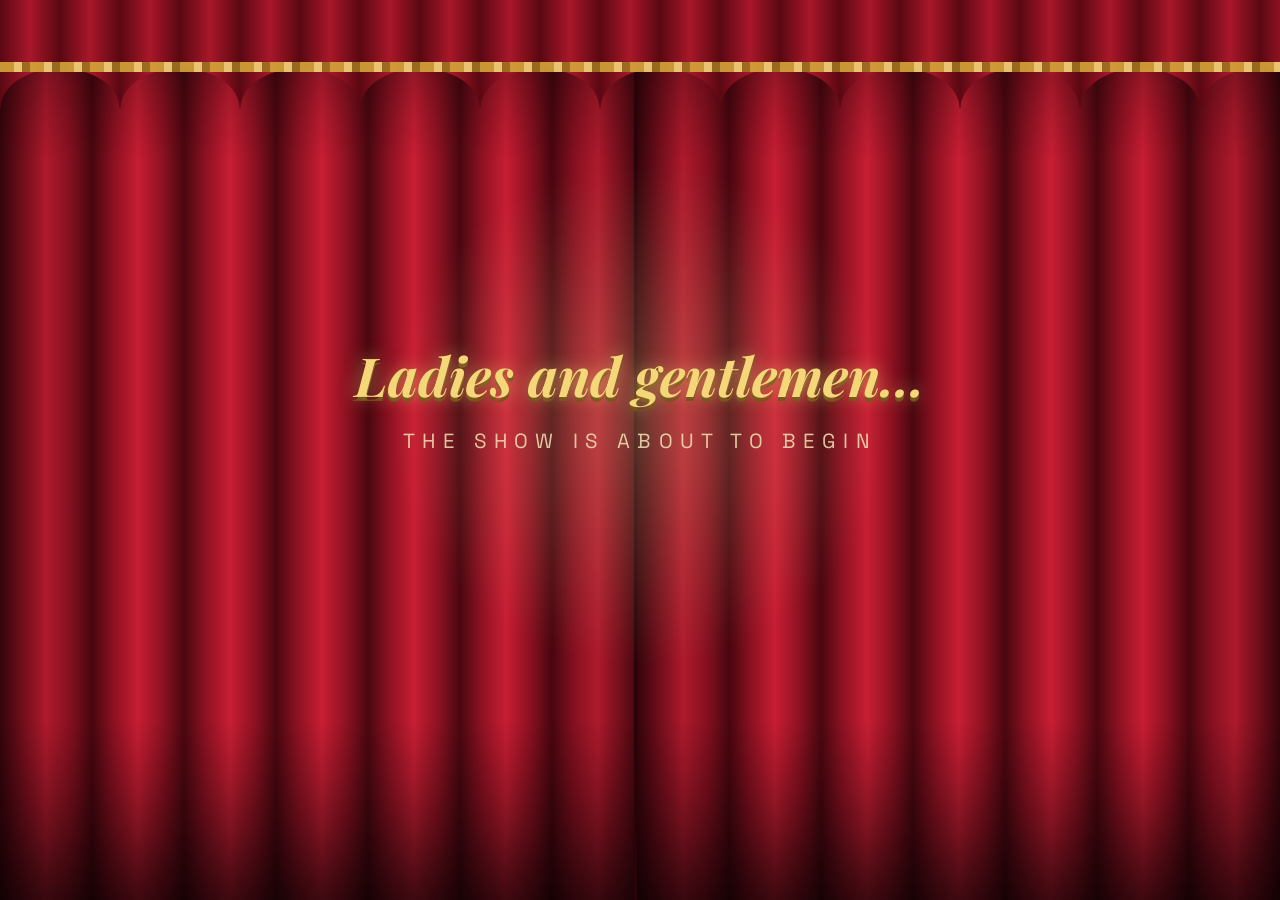
<file: tiktok/index.html>
<!DOCTYPE html>
<html lang="en">
<head>
<meta charset="utf-8">
<meta name="viewport" content="width=device-width, initial-scale=1">
<title>TikTok and Its Influence on Modern People</title>
<link rel="preconnect" href="https://fonts.googleapis.com">
<link rel="preconnect" href="https://fonts.gstatic.com" crossorigin>
<link rel="stylesheet" href="https://fonts.googleapis.com/css2?family=Inter:wght@400..700&family=Space+Grotesk:wght@400..700&family=Playfair+Display:ital,wght@1,700&display=swap">
<style>
*{box-sizing:border-box;margin:0;padding:0}
html,body{width:100%;height:100%;background:#000;overflow:hidden;font-family:'Inter',Arial,sans-serif;-webkit-font-smoothing:antialiased}
#viewport{position:fixed;inset:0;display:flex;align-items:center;justify-content:center;background:#000}
#stage{position:relative;width:1920px;height:1080px;flex:none;transform-origin:center center;overflow:hidden;background:#0b0b10}

/* slide format */
#stage section{position:absolute;inset:0;width:1920px;height:1080px;display:flex;flex-direction:column;visibility:hidden;will-change:transform}
#stage section.active{visibility:visible}
#stage section div{display:flex;flex-direction:column}
#stage section h1{font-size:96px;font-weight:600;line-height:1.1}
#stage section h2{font-size:64px;font-weight:600;line-height:1.15}
#stage section h3{font-size:44px;font-weight:600;line-height:1.2}
#stage section p{font-size:32px;line-height:1.4}
#stage section aside{display:none}
#stage section svg.icon{flex:none;display:block}
#stage section .shape{flex:none;display:block}

/* slide transitions: push */
@keyframes pushInFwd{from{transform:translateX(100%)}to{transform:translateX(0)}}
@keyframes pushOutFwd{from{transform:translateX(0)}to{transform:translateX(-100%)}}
@keyframes pushInBack{from{transform:translateX(-100%)}to{transform:translateX(0)}}
@keyframes pushOutBack{from{transform:translateX(0)}to{transform:translateX(100%)}}
.in-fwd{animation:pushInFwd .5s cubic-bezier(.7,0,.25,1) both}
.out-fwd{animation:pushOutFwd .7s cubic-bezier(.7,0,.25,1) both;visibility:visible!important}
.in-back{animation:pushInBack .5s cubic-bezier(.7,0,.25,1) both}
.out-back{animation:pushOutBack .7s cubic-bezier(.7,0,.25,1) both;visibility:visible!important}

/* build-in animations (use individual translate/scale so element rotation is kept) */
[data-build-in].pending{opacity:0}
@keyframes b-fade{from{opacity:0}to{opacity:1}}
@keyframes b-rise{from{opacity:0;translate:0 70px}to{opacity:1;translate:0 0}}
@keyframes b-drop{from{opacity:0;translate:0 -70px}to{opacity:1;translate:0 0}}
@keyframes b-left{from{opacity:0;translate:120px 0}to{opacity:1;translate:0 0}}
@keyframes b-right{from{opacity:0;translate:-120px 0}to{opacity:1;translate:0 0}}
@keyframes b-scale{from{opacity:0;scale:.6}to{opacity:1;scale:1}}
@keyframes b-pop{0%{opacity:0;scale:.3}60%{opacity:1;scale:1.12}80%{scale:.96}100%{opacity:1;scale:1}}
.b-fade{animation:b-fade .6s ease both}
.b-rise{animation:b-rise .7s cubic-bezier(.2,.8,.2,1) both}
.b-drop{animation:b-drop .7s cubic-bezier(.2,.8,.2,1) both}
.b-left{animation:b-left .7s cubic-bezier(.2,.8,.2,1) both}
.b-right{animation:b-right .7s cubic-bezier(.2,.8,.2,1) both}
.b-scale{animation:b-scale .6s cubic-bezier(.2,.8,.2,1) both}
.b-pop{animation:b-pop .6s cubic-bezier(.2,.8,.2,1) both}

/* ---------- curtains ---------- */
#theatre{position:fixed;inset:0;z-index:50;pointer-events:none}
.curtain{position:absolute;top:0;bottom:0;width:50.5%;pointer-events:auto;cursor:pointer;touch-action:manipulation;-webkit-tap-highlight-color:transparent;
  background:
    linear-gradient(180deg,rgba(0,0,0,.35) 0%,rgba(0,0,0,0) 18%,rgba(0,0,0,0) 80%,rgba(0,0,0,.55) 100%),
    repeating-linear-gradient(90deg,#4a0710 0px,#8e1222 22px,#c81e33 46px,#8e1222 70px,#4a0710 92px);
  box-shadow:inset 0 0 120px rgba(0,0,0,.6);
  transition:transform 2.6s cubic-bezier(.65,0,.25,1)}
.curtain.l{left:0;transform-origin:left top;border-right:3px solid #2a0308}
.curtain.r{right:0;transform-origin:right top;border-left:3px solid #2a0308}
#theatre.open .curtain.l{transform:translateX(-96%) scaleX(.55)}
#theatre.open .curtain.r{transform:translateX(96%) scaleX(.55)}
.valance{position:absolute;left:0;right:0;top:0;height:12vh;z-index:3;pointer-events:none;
  background:
    repeating-linear-gradient(90deg,#5a0812 0,#a8172a 30px,#5a0812 60px);
  -webkit-mask:radial-gradient(60px 40px at 60px 100%,transparent 98%,#000) 0 0/120px 100% repeat-x;
          mask:radial-gradient(60px 40px at 60px 100%,transparent 98%,#000) 0 0/120px 100% repeat-x;
  box-shadow:0 10px 30px rgba(0,0,0,.6)}
.valance-trim{position:absolute;left:0;right:0;top:calc(12vh - 46px);height:10px;z-index:4;pointer-events:none;
  background:repeating-linear-gradient(90deg,#d4a63a 0 14px,#f5d77a 14px 22px,#9c7420 22px 30px);opacity:.9}
#marquee{position:absolute;left:50%;top:44%;transform:translate(-50%,-50%);z-index:5;text-align:center;
  color:#f5d77a;pointer-events:none;transition:opacity .8s ease;width:90vw}
#marquee .t1{font-family:'Playfair Display',Georgia,serif;font-style:italic;font-weight:700;font-size:clamp(28px,4.2vw,72px);
  text-shadow:0 0 18px rgba(245,215,122,.55),0 4px 0 #6b4b10}
#marquee .t2{margin-top:2vh;font-family:'Space Grotesk',Arial,sans-serif;font-size:clamp(16px,1.6vw,28px);letter-spacing:.35em;
  text-transform:uppercase;color:#f3e3b5;opacity:.85}
#marquee .t3{display:none;margin-top:4vh;font-family:'Space Grotesk',Arial,sans-serif;font-size:clamp(14px,1.4vw,24px);letter-spacing:.25em;
  text-transform:uppercase;color:#f5d77a;animation:tapHint 1.6s ease-in-out infinite alternate}
@keyframes tapHint{from{opacity:.35}to{opacity:1}}
@media (hover:none) and (pointer:coarse){#marquee .t3{display:block}}
#theatre.open #marquee{opacity:0}
#spot{position:absolute;inset:0;z-index:2;pointer-events:none;
  background:radial-gradient(ellipse 28% 40% at 50% 46%,rgba(255,230,160,.22),transparent 70%);
  animation:spot 4s ease-in-out infinite alternate;transition:opacity .8s}
@keyframes spot{from{opacity:.6}to{opacity:1}}
#theatre.open #spot{opacity:0}
#theatre.open .valance,#theatre.open .valance-trim{transition:transform 2.4s cubic-bezier(.65,0,.25,1) .6s;transform:translateY(-130%)}
#theatre.gone{display:none}

/* slide counter + hint */
#hud{position:fixed;left:50%;bottom:14px;transform:translateX(-50%);z-index:40;color:rgba(255,255,255,.55);font:500 13px 'Inter',Arial,sans-serif;
  background:rgba(0,0,0,.35);padding:6px 12px;border-radius:999px;opacity:0;transition:opacity .4s;pointer-events:none}
body.show-hud #hud{opacity:1}
#back{position:fixed;left:14px;top:14px;z-index:60;color:#fff;font:500 14px 'Inter',Arial,sans-serif;text-decoration:none;
  background:rgba(0,0,0,.45);padding:8px 14px;border-radius:999px;opacity:0;pointer-events:none;transition:opacity .4s}
body.show-hud #back{opacity:1;pointer-events:auto}
</style>
</head>
<body>
<div id="viewport"><div id="stage">
<section id="cover" data-transition="push" style="background:radial-gradient(circle at 80% 45%, #2b1238 0%, #0b0b10 60%);color:#f4f1ea;font-family:'Inter', Arial, sans-serif;padding:128px;display:flex;flex-direction:column;justify-content:space-between;gap:32px">
<div style="position:absolute;left:1352px;top:140px;width:400px;height:800px;display:flex;flex-direction:column;justify-content:space-between;padding:36px;border-radius:56px;border:12px solid #26262e;background:linear-gradient(160deg, #ff2d6f 0%, #7a3cff 50%, #16d9d0 100%);box-shadow:0 0 140px rgba(255,45,111,0.45)">
<p style="align-self:center;font-size:24px;font-weight:700;color:#ffffff;background:rgba(11,11,16,0.35);padding:8px 24px;border-radius:40px">For You</p>
<x-icon name="Play" style="align-self:center;color:#ffffff;width:150px;height:150px"></x-icon>
<div style="display:flex;flex-direction:row;justify-content:space-between;align-items:flex-end">
<div style="display:flex;flex-direction:column;gap:14px">
<div style="width:190px;height:14px;border-radius:7px;background:#ffffff"></div>
<div style="width:130px;height:14px;border-radius:7px;background:rgba(255,255,255,0.7)"></div>
</div>
<div style="display:flex;flex-direction:column;gap:24px">
<x-icon name="ThumbsUp" style="color:#ffffff;width:52px;height:52px"></x-icon>
<x-icon name="Chat" style="color:#ffffff;width:52px;height:52px"></x-icon>
<x-icon name="PaperPlane" style="color:#ffffff;width:52px;height:52px"></x-icon>
</div>
</div>
</div>
<p data-build-in="pop 1 auto" style="position:absolute;left:1170px;top:240px;width:270px;text-align:center;font-size:30px;font-weight:700;color:#0b0b10;background:#25f4ee;padding:14px 20px;border-radius:40px;transform:rotate(-8deg);box-shadow:0 12px 32px rgba(0,0,0,0.45)">#creativity</p>
<p data-build-in="pop 2 auto" style="position:absolute;left:1570px;top:560px;width:210px;text-align:center;font-size:30px;font-weight:700;color:#0b0b10;background:#ff2d6f;padding:14px 20px;border-radius:40px;transform:rotate(7deg);box-shadow:0 12px 32px rgba(0,0,0,0.45)">#trends</p>
<p data-build-in="pop 3 auto" style="position:absolute;left:1210px;top:690px;width:190px;text-align:center;font-size:30px;font-weight:700;color:#0b0b10;background:#f4f1ea;padding:14px 20px;border-radius:40px;transform:rotate(-5deg);box-shadow:0 12px 32px rgba(0,0,0,0.45)">#ideas</p>
<p style="align-self:flex-start;font-size:26px;font-weight:700;color:#0b0b10;background:#25f4ee;padding:10px 28px;border-radius:40px">English project · Social networks</p>
<div style="width:1000px;display:flex;flex-direction:column;gap:16px">
<h1 style="font-family:'Space Grotesk', Arial, sans-serif;font-size:220px;font-weight:700;line-height:1;color:#ffffff;text-shadow:6px 6px 0 #ff2d6f, -6px -6px 0 #25f4ee">TikTok</h1>
<p style="font-family:'Space Grotesk', Arial, sans-serif;font-size:56px;font-weight:600;line-height:1.15;color:#f4f1ea">and its influence on modern people</p>
</div>
<div style="width:1150px;display:flex;flex-direction:column;gap:8px">
<p style="font-size:24px;font-weight:600;color:#25f4ee;text-transform:uppercase;letter-spacing:2px">Prepared by</p>
<p style="font-size:30px;line-height:1.4;color:#f4f1ea">Fedir Demianchuk · Liubomyr Shchavinskyi</p>
<p style="font-size:30px;line-height:1.4;color:#a3a3ad">Class 11-І</p>
</div>
<aside>Hello! Today we want to tell you about TikTok and its influence on modern people. We chose TikTok because almost every teenager uses it.

UA: Привіт! Сьогодні ми хочемо розповісти вам про TikTok і його вплив на сучасну людину. Ми обрали TikTok, тому що ним користується майже кожен підліток.</aside>
</section>
<section id="features" data-transition="push" style="background:radial-gradient(circle at 90% 0%, #123a3c 0%, #0b0b10 55%);color:#f4f1ea;font-family:'Inter', Arial, sans-serif;padding:128px 128px 160px;display:flex;flex-direction:column;gap:32px">
<div style="position:absolute;left:128px;top:92px;width:96px;height:10px;border-radius:5px;background:linear-gradient(90deg, #25f4ee, #ff2d6f)"></div>
<h2 style="font-family:'Space Grotesk', Arial, sans-serif;font-size:72px;font-weight:700;line-height:1.1;color:#ffffff">What is TikTok?</h2>
<p style="font-size:40px;line-height:1.3;color:#a3a3ad">A social network for making, sharing and watching short videos.</p>
<div data-build-in="rise 1 auto" style="position:absolute;left:128px;top:410px;width:392px;display:flex;flex-direction:column;gap:20px;background:#16161c;padding:36px;border-radius:28px;border:1px solid #2c2c36;box-shadow:0 0 48px rgba(37,244,238,0.16)">
<div style="width:88px;height:88px;display:flex;flex-direction:row;align-items:center;justify-content:center;border-radius:24px;background:linear-gradient(135deg, #25f4ee, #16bdb8)"><x-icon name="Play" style="color:#0b0b10;width:48px;height:48px"></x-icon></div>
<h3 style="font-family:'Space Grotesk', Arial, sans-serif;font-size:40px;font-weight:700;line-height:1.1;color:#ffffff">Short videos</h3>
<p style="font-size:30px;line-height:1.4">Film, add music, text and effects right in your phone.</p>
</div>
<div data-build-in="rise 2 auto" style="position:absolute;left:552px;top:410px;width:392px;display:flex;flex-direction:column;gap:20px;background:#16161c;padding:36px;border-radius:28px;border:1px solid #2c2c36;box-shadow:0 0 48px rgba(255,45,111,0.16)">
<div style="width:88px;height:88px;display:flex;flex-direction:row;align-items:center;justify-content:center;border-radius:24px;background:linear-gradient(135deg, #ff2d6f, #ff6a95)"><x-icon name="Star" style="color:#0b0b10;width:48px;height:48px"></x-icon></div>
<h3 style="font-family:'Space Grotesk', Arial, sans-serif;font-size:40px;font-weight:700;line-height:1.1;color:#ffffff">For You page</h3>
<p style="font-size:30px;line-height:1.4">An algorithm chooses videos for every user.</p>
</div>
<div data-build-in="rise 3 auto" style="position:absolute;left:976px;top:410px;width:392px;display:flex;flex-direction:column;gap:20px;background:#16161c;padding:36px;border-radius:28px;border:1px solid #2c2c36;box-shadow:0 0 48px rgba(37,244,238,0.16)">
<div style="width:88px;height:88px;display:flex;flex-direction:row;align-items:center;justify-content:center;border-radius:24px;background:linear-gradient(135deg, #25f4ee, #16bdb8)"><x-icon name="Users" style="color:#0b0b10;width:48px;height:48px"></x-icon></div>
<h3 style="font-family:'Space Grotesk', Arial, sans-serif;font-size:40px;font-weight:700;line-height:1.1;color:#ffffff">Trends and duets</h3>
<p style="font-size:30px;line-height:1.4">Users join challenges and answer each other's videos.</p>
</div>
<div data-build-in="rise 4 auto" style="position:absolute;left:1400px;top:410px;width:392px;display:flex;flex-direction:column;gap:20px;background:#16161c;padding:36px;border-radius:28px;border:1px solid #2c2c36;box-shadow:0 0 48px rgba(255,45,111,0.16)">
<div style="width:88px;height:88px;display:flex;flex-direction:row;align-items:center;justify-content:center;border-radius:24px;background:linear-gradient(135deg, #ff2d6f, #ff6a95)"><x-icon name="Lightning" style="color:#0b0b10;width:48px;height:48px"></x-icon></div>
<h3 style="font-family:'Space Grotesk', Arial, sans-serif;font-size:40px;font-weight:700;line-height:1.1;color:#ffffff">Live streams</h3>
<p style="font-size:30px;line-height:1.4">Authors talk to their audience in real time.</p>
</div>
<div style="position:absolute;left:128px;right:128px;bottom:64px;display:flex;flex-direction:row;justify-content:space-between">
<p style="font-size:24px;color:#8d8d98">TikTok · English project</p>
<p style="font-size:24px;color:#8d8d98">2</p>
</div>
<aside>TikTok is a social network where people make, share and watch short videos. Its main purpose is entertainment and self-expression. You can film a video, add music and effects in your phone. The "For You" page shows videos that an algorithm chooses for you. Users also join trends, make duets and go live.

UA: TikTok — це соціальна мережа, де люди створюють, поширюють і дивляться короткі відео. Її головне призначення — розваги та самовираження. Можна зняти відео, додати музику й ефекти просто в телефоні. Сторінка «Для тебе» показує відео, які алгоритм підбирає саме для вас. Користувачі також долучаються до трендів, роблять дуети та виходять у прямий ефір.</aside>
</section>
<section id="proscons" data-transition="push" style="background:radial-gradient(circle at 50% 100%, #24143a 0%, #0b0b10 55%);color:#f4f1ea;font-family:'Inter', Arial, sans-serif;padding:128px 128px 160px;display:flex;flex-direction:column;gap:32px">
<div style="position:absolute;left:128px;top:92px;width:96px;height:10px;border-radius:5px;background:linear-gradient(90deg, #25f4ee, #ff2d6f)"></div>
<h2 style="font-family:'Space Grotesk', Arial, sans-serif;font-size:72px;font-weight:700;line-height:1.1;color:#ffffff">Advantages and disadvantages</h2>
<div data-build-in="right 1 auto" style="position:absolute;left:128px;top:290px;width:800px;display:flex;flex-direction:column;gap:26px;background:#16161c;padding:48px;border-radius:28px;border:2px solid #25f4ee;box-shadow:0 0 64px rgba(37,244,238,0.2)">
<div style="display:flex;flex-direction:row;gap:20px;align-items:center">
<x-icon name="ThumbsUp" style="color:#25f4ee;width:56px;height:56px"></x-icon>
<h3 style="font-family:'Space Grotesk', Arial, sans-serif;font-size:40px;font-weight:700;color:#25f4ee">Advantages</h3>
</div>
<div style="display:flex;flex-direction:row;gap:20px;align-items:flex-start"><x-icon name="CheckCircle" style="color:#25f4ee;width:40px;height:40px"></x-icon><p style="flex:1;font-size:30px;line-height:1.4">Easy to create: you only need a phone</p></div>
<div style="display:flex;flex-direction:row;gap:20px;align-items:flex-start"><x-icon name="CheckCircle" style="color:#25f4ee;width:40px;height:40px"></x-icon><p style="flex:1;font-size:30px;line-height:1.4">Anyone can be noticed, not only stars</p></div>
<div style="display:flex;flex-direction:row;gap:20px;align-items:flex-start"><x-icon name="CheckCircle" style="color:#25f4ee;width:40px;height:40px"></x-icon><p style="flex:1;font-size:30px;line-height:1.4">A lot of educational content</p></div>
<div style="display:flex;flex-direction:row;gap:20px;align-items:flex-start"><x-icon name="CheckCircle" style="color:#25f4ee;width:40px;height:40px"></x-icon><p style="flex:1;font-size:30px;line-height:1.4">New ideas, music and friends from all over the world</p></div>
</div>
<div data-build-in="left 2 auto" style="position:absolute;left:992px;top:290px;width:800px;display:flex;flex-direction:column;gap:26px;background:#16161c;padding:48px;border-radius:28px;border:2px solid #ff2d6f;box-shadow:0 0 64px rgba(255,45,111,0.2)">
<div style="display:flex;flex-direction:row;gap:20px;align-items:center">
<x-icon name="Warning" style="color:#ff2d6f;width:56px;height:56px"></x-icon>
<h3 style="font-family:'Space Grotesk', Arial, sans-serif;font-size:40px;font-weight:700;color:#ff2d6f">Disadvantages</h3>
</div>
<div style="display:flex;flex-direction:row;gap:20px;align-items:flex-start"><x-icon name="Clock" style="color:#ff2d6f;width:40px;height:40px"></x-icon><p style="flex:1;font-size:30px;line-height:1.4">Endless scrolling takes too much time</p></div>
<div style="display:flex;flex-direction:row;gap:20px;align-items:flex-start"><x-icon name="Activity" style="color:#ff2d6f;width:40px;height:40px"></x-icon><p style="flex:1;font-size:30px;line-height:1.4">It becomes harder to concentrate</p></div>
<div style="display:flex;flex-direction:row;gap:20px;align-items:flex-start"><x-icon name="Warning" style="color:#ff2d6f;width:40px;height:40px"></x-icon><p style="flex:1;font-size:30px;line-height:1.4">Fake news and dangerous challenges</p></div>
<div style="display:flex;flex-direction:row;gap:20px;align-items:flex-start"><x-icon name="Star" style="color:#ff2d6f;width:40px;height:40px"></x-icon><p style="flex:1;font-size:30px;line-height:1.4">Pressure to look perfect and get likes</p></div>
</div>
<div data-build-in="pop 3 auto" style="position:absolute;left:900px;top:470px;width:120px;height:120px;display:flex;flex-direction:row;align-items:center;justify-content:center;border-radius:60px;background:linear-gradient(135deg, #25f4ee, #ff2d6f);box-shadow:0 0 48px rgba(0,0,0,0.6)">
<p style="font-family:'Space Grotesk', Arial, sans-serif;font-size:40px;font-weight:700;color:#0b0b10">VS</p>
</div>
<div style="position:absolute;left:128px;right:128px;bottom:64px;display:flex;flex-direction:row;justify-content:space-between">
<p style="font-size:24px;color:#8d8d98">TikTok · English project</p>
<p style="font-size:24px;color:#8d8d98">3</p>
</div>
<aside>TikTok has advantages. It is easy to create videos, anyone can become popular, there is a lot of educational content, and we find new ideas and friends from all over the world. But there are disadvantages too. Endless scrolling takes too much time, it becomes harder to concentrate, there are fake news and dangerous challenges, and people feel pressure to look perfect.

UA: У TikTok є переваги. Відео створювати легко, популярним може стати будь-хто, є багато освітнього контенту, і ми знаходимо нові ідеї та друзів з усього світу. Але є й недоліки. Нескінченне гортання забирає забагато часу, стає важче зосереджуватися, трапляються фейкові новини й небезпечні челенджі, а люди відчувають тиск — треба виглядати ідеально.</aside>
</section>
<section id="creativity" data-transition="push" style="background:radial-gradient(circle at 10% 0%, #123a3c 0%, #0b0b10 55%);color:#f4f1ea;font-family:'Inter', Arial, sans-serif;padding:128px 128px 160px;display:flex;flex-direction:column;gap:32px">
<div style="position:absolute;left:128px;top:92px;width:96px;height:10px;border-radius:5px;background:linear-gradient(90deg, #25f4ee, #ff2d6f)"></div>
<h2 style="font-family:'Space Grotesk', Arial, sans-serif;font-size:72px;font-weight:700;line-height:1.1;color:#ffffff">How TikTok changes its users</h2>
<div data-build-in="rise 1 auto" style="position:absolute;left:128px;top:280px;width:533px;display:flex;flex-direction:column;gap:20px;background:#16161c;padding:36px;border-radius:28px;border:1px solid #2c2c36">
<div style="display:flex;flex-direction:row;gap:16px;align-items:center">
<div style="width:56px;height:56px;display:flex;flex-direction:row;align-items:center;justify-content:center;border-radius:16px;background:linear-gradient(135deg, #25f4ee, #ff2d6f)"><x-icon name="Tool" style="color:#0b0b10;width:32px;height:32px"></x-icon></div>
<h3 style="font-family:'Space Grotesk', Arial, sans-serif;font-size:40px;font-weight:700;color:#ffffff;white-space:nowrap">Creativity</h3>
</div>
<p style="font-size:28px;line-height:1.4;background:rgba(37,244,238,0.12);border-left:6px solid #25f4ee;padding:20px;border-radius:12px">Simple tools make everyone an author: we film, edit, dance and joke.</p>
<p style="font-size:28px;line-height:1.4;background:rgba(255,45,111,0.12);border-left:6px solid #ff2d6f;padding:20px;border-radius:12px">Many people only copy trends and invent nothing new.</p>
</div>
<div data-build-in="rise 2 auto" style="position:absolute;left:693px;top:280px;width:533px;display:flex;flex-direction:column;gap:20px;background:#16161c;padding:36px;border-radius:28px;border:1px solid #2c2c36">
<div style="display:flex;flex-direction:row;gap:16px;align-items:center">
<div style="width:56px;height:56px;display:flex;flex-direction:row;align-items:center;justify-content:center;border-radius:16px;background:linear-gradient(135deg, #25f4ee, #ff2d6f)"><x-icon name="Lightbulb" style="color:#0b0b10;width:32px;height:32px"></x-icon></div>
<h3 style="font-family:'Space Grotesk', Arial, sans-serif;font-size:40px;font-weight:700;color:#ffffff;white-space:nowrap">Thinking</h3>
</div>
<p style="font-size:28px;line-height:1.4;background:rgba(37,244,238,0.12);border-left:6px solid #25f4ee;padding:20px;border-radius:12px">We learn to explain ideas quickly and clearly.</p>
<p style="font-size:28px;line-height:1.4;background:rgba(255,45,111,0.12);border-left:6px solid #ff2d6f;padding:20px;border-radius:12px">The brain gets used to fast content, so books and long lessons feel boring.</p>
</div>
<div data-build-in="rise 3 auto" style="position:absolute;left:1258px;top:280px;width:534px;display:flex;flex-direction:column;gap:20px;background:#16161c;padding:36px;border-radius:28px;border:1px solid #2c2c36">
<div style="display:flex;flex-direction:row;gap:16px;align-items:center">
<div style="width:56px;height:56px;display:flex;flex-direction:row;align-items:center;justify-content:center;border-radius:16px;background:linear-gradient(135deg, #25f4ee, #ff2d6f)"><x-icon name="Chat" style="color:#0b0b10;width:32px;height:32px"></x-icon></div>
<h3 style="font-family:'Space Grotesk', Arial, sans-serif;font-size:40px;font-weight:700;color:#ffffff;white-space:nowrap">Self-expression</h3>
</div>
<p style="font-size:28px;line-height:1.4;background:rgba(37,244,238,0.12);border-left:6px solid #25f4ee;padding:20px;border-radius:12px">People show their hobbies, style and opinions and find their community.</p>
<p style="font-size:28px;line-height:1.4;background:rgba(255,45,111,0.12);border-left:6px solid #ff2d6f;padding:20px;border-radius:12px">Some change themselves just to get more likes.</p>
</div>
<div style="position:absolute;left:128px;top:850px;width:900px;display:flex;flex-direction:row;gap:40px;align-items:center">
<div style="display:flex;flex-direction:row;gap:12px;align-items:center"><div style="width:28px;height:28px;border-radius:8px;background:#25f4ee"></div><p style="font-size:24px;color:#a3a3ad">positive influence</p></div>
<div style="display:flex;flex-direction:row;gap:12px;align-items:center"><div style="width:28px;height:28px;border-radius:8px;background:#ff2d6f"></div><p style="font-size:24px;color:#a3a3ad">negative influence</p></div>
</div>
<div style="position:absolute;left:128px;right:128px;bottom:64px;display:flex;flex-direction:row;justify-content:space-between">
<p style="font-size:24px;color:#8d8d98">TikTok · English project</p>
<p style="font-size:24px;color:#8d8d98">4</p>
</div>
<aside>TikTok influences creativity, thinking and self-expression. Creativity: simple tools make everyone an author, but many people only copy trends. Thinking: we learn to explain ideas quickly, but the brain gets used to fast content, and books feel boring. Self-expression: people show their hobbies and find their community, but some change themselves just to get likes.

UA: TikTok впливає на творчість, мислення та самовираження. Творчість: прості інструменти роблять кожного автором, але багато хто лише копіює тренди. Мислення: ми вчимося швидко пояснювати ідеї, але мозок звикає до швидкого контенту, і книжки здаються нудними. Самовираження: люди показують свої захоплення й знаходять свою спільноту, але дехто змінює себе лише заради лайків.</aside>
</section>
<section id="positive" data-transition="push" style="background:radial-gradient(circle at 50% 0%, #0f4244 0%, #0b0b10 55%);color:#f4f1ea;font-family:'Inter', Arial, sans-serif;padding:128px 128px 160px;display:flex;flex-direction:column;gap:32px">
<div style="position:absolute;left:128px;top:92px;width:96px;height:10px;border-radius:5px;background:#25f4ee"></div>
<h2 style="font-family:'Space Grotesk', Arial, sans-serif;font-size:72px;font-weight:700;line-height:1.1;color:#ffffff">Positive influence: <span style="color:#25f4ee">examples</span></h2>
<div data-build-in="rise 1 auto" style="position:absolute;left:128px;top:300px;width:533px;display:flex;flex-direction:column;gap:24px;background:#16161c;padding:40px;border-radius:28px;border-top:10px solid #25f4ee;box-shadow:0 0 64px rgba(37,244,238,0.18)">
<div style="width:120px;height:120px;display:flex;flex-direction:row;align-items:center;justify-content:center;border-radius:32px;background:linear-gradient(135deg, #25f4ee, #16bdb8)"><x-icon name="Book" style="color:#0b0b10;width:68px;height:68px"></x-icon></div>
<h3 style="font-family:'Space Grotesk', Arial, sans-serif;font-size:40px;font-weight:700;color:#ffffff">BookTok</h3>
<p style="font-size:30px;line-height:1.4">Short book reviews made reading popular among teenagers again.</p>
</div>
<div data-build-in="rise 2 auto" style="position:absolute;left:693px;top:300px;width:533px;display:flex;flex-direction:column;gap:24px;background:#16161c;padding:40px;border-radius:28px;border-top:10px solid #25f4ee;box-shadow:0 0 64px rgba(37,244,238,0.18)">
<div style="width:120px;height:120px;display:flex;flex-direction:row;align-items:center;justify-content:center;border-radius:32px;background:linear-gradient(135deg, #25f4ee, #16bdb8)"><x-icon name="GraduationCap" style="color:#0b0b10;width:68px;height:68px"></x-icon></div>
<h3 style="font-family:'Space Grotesk', Arial, sans-serif;font-size:40px;font-weight:700;color:#ffffff">Learning in a minute</h3>
<p style="font-size:30px;line-height:1.4">Teachers explain English, science and history in short, simple videos.</p>
</div>
<div data-build-in="rise 3 auto" style="position:absolute;left:1258px;top:300px;width:534px;display:flex;flex-direction:column;gap:24px;background:#16161c;padding:40px;border-radius:28px;border-top:10px solid #25f4ee;box-shadow:0 0 64px rgba(37,244,238,0.18)">
<div style="width:120px;height:120px;display:flex;flex-direction:row;align-items:center;justify-content:center;border-radius:32px;background:linear-gradient(135deg, #25f4ee, #16bdb8)"><x-icon name="Star" style="color:#0b0b10;width:68px;height:68px"></x-icon></div>
<h3 style="font-family:'Space Grotesk', Arial, sans-serif;font-size:40px;font-weight:700;color:#ffffff">A start for talents</h3>
<p style="font-size:30px;line-height:1.4">Young musicians, artists and small businesses find their audience without big money.</p>
</div>
<div style="position:absolute;left:128px;right:128px;bottom:64px;display:flex;flex-direction:row;justify-content:space-between">
<p style="font-size:24px;color:#8d8d98">TikTok · English project</p>
<p style="font-size:24px;color:#8d8d98">5</p>
</div>
<aside>Here are examples of positive influence. First, BookTok: short book reviews made reading popular among teenagers again. Second, learning: teachers explain English, science and history in short videos. Third, TikTok is a start for talents: young musicians, artists and small businesses find their audience without big money.

UA: Ось приклади позитивного впливу. Перший — BookTok: короткі огляди книжок знову зробили читання популярним серед підлітків. Другий — навчання: вчителі пояснюють англійську, науку та історію в коротких відео. Третій — TikTok дає старт талантам: молоді музиканти, художники й малий бізнес знаходять свою аудиторію без великих грошей.</aside>
</section>
<section id="negative" data-transition="push" style="background:radial-gradient(circle at 50% 0%, #4a1027 0%, #0b0b10 55%);color:#f4f1ea;font-family:'Inter', Arial, sans-serif;padding:128px 128px 160px;display:flex;flex-direction:column;gap:32px">
<div style="position:absolute;left:128px;top:92px;width:96px;height:10px;border-radius:5px;background:#ff2d6f"></div>
<h2 style="font-family:'Space Grotesk', Arial, sans-serif;font-size:72px;font-weight:700;line-height:1.1;color:#ffffff">Negative influence: <span style="color:#ff2d6f">examples</span></h2>
<div data-build-in="rise 1 auto" style="position:absolute;left:128px;top:300px;width:533px;display:flex;flex-direction:column;gap:24px;background:#16161c;padding:40px;border-radius:28px;border-top:10px solid #ff2d6f;box-shadow:0 0 64px rgba(255,45,111,0.18)">
<div style="width:120px;height:120px;display:flex;flex-direction:row;align-items:center;justify-content:center;border-radius:32px;background:linear-gradient(135deg, #ff2d6f, #ff6a95)"><x-icon name="Warning" style="color:#0b0b10;width:68px;height:68px"></x-icon></div>
<h3 style="font-family:'Space Grotesk', Arial, sans-serif;font-size:40px;font-weight:700;color:#ffffff">Dangerous challenges</h3>
<p style="font-size:30px;line-height:1.4">Some trends push teenagers to risk their health for views.</p>
</div>
<div data-build-in="rise 2 auto" style="position:absolute;left:693px;top:300px;width:533px;display:flex;flex-direction:column;gap:24px;background:#16161c;padding:40px;border-radius:28px;border-top:10px solid #ff2d6f;box-shadow:0 0 64px rgba(255,45,111,0.18)">
<div style="width:120px;height:120px;display:flex;flex-direction:row;align-items:center;justify-content:center;border-radius:32px;background:linear-gradient(135deg, #ff2d6f, #ff6a95)"><x-icon name="Clock" style="color:#0b0b10;width:68px;height:68px"></x-icon></div>
<h3 style="font-family:'Space Grotesk', Arial, sans-serif;font-size:40px;font-weight:700;color:#ffffff">Endless scrolling</h3>
<p style="font-size:30px;line-height:1.4">"Just five minutes" becomes hours. Sleep and homework suffer.</p>
</div>
<div data-build-in="rise 3 auto" style="position:absolute;left:1258px;top:300px;width:534px;display:flex;flex-direction:column;gap:24px;background:#16161c;padding:40px;border-radius:28px;border-top:10px solid #ff2d6f;box-shadow:0 0 64px rgba(255,45,111,0.18)">
<div style="width:120px;height:120px;display:flex;flex-direction:row;align-items:center;justify-content:center;border-radius:32px;background:linear-gradient(135deg, #ff2d6f, #ff6a95)"><x-icon name="Users" style="color:#0b0b10;width:68px;height:68px"></x-icon></div>
<h3 style="font-family:'Space Grotesk', Arial, sans-serif;font-size:40px;font-weight:700;color:#ffffff">Comparing yourself</h3>
<p style="font-size:30px;line-height:1.4">Filters and "perfect" lives make people feel worse about themselves.</p>
</div>
<div style="position:absolute;left:128px;right:128px;bottom:64px;display:flex;flex-direction:row;justify-content:space-between">
<p style="font-size:24px;color:#8d8d98">TikTok · English project</p>
<p style="font-size:24px;color:#8d8d98">6</p>
</div>
<aside>There are negative examples too. First, dangerous challenges: some trends push teenagers to risk their health for views. Second, endless scrolling: "just five minutes" becomes hours, and sleep and homework suffer. Third, comparing yourself to others: filters and "perfect" lives make people feel worse about themselves.

UA: Є й негативні приклади. Перший — небезпечні челенджі: деякі тренди штовхають підлітків ризикувати здоров'ям заради переглядів. Другий — нескінченне гортання: «лише п'ять хвилин» перетворюються на години, страждають сон і домашні завдання. Третій — порівняння себе з іншими: фільтри та «ідеальне» життя змушують людей гірше ставитися до себе.</aside>
</section>
<section id="opinion" data-transition="push" style="background:linear-gradient(135deg, #25f4ee 0%, #19c9c3 100%);color:#0b0b10;font-family:'Inter', Arial, sans-serif;padding:128px 128px 160px;display:flex;flex-direction:column;justify-content:space-between;gap:32px">
<p style="align-self:flex-start;font-size:26px;font-weight:700;color:#f4f1ea;background:#0b0b10;padding:10px 28px;border-radius:40px">Our opinion</p>
<h2 style="width:900px;font-family:'Space Grotesk', Arial, sans-serif;font-size:76px;font-weight:700;line-height:1.1;color:#0b0b10">TikTok develops creativity when you create, and limits it when you only scroll.</h2>
<p style="width:900px;font-size:34px;line-height:1.35;color:#0b0b10">It gives tools, ideas and an audience. The result depends on us.</p>
<div data-build-in="left 1 auto" style="position:absolute;left:1100px;top:240px;width:692px;display:flex;flex-direction:row;gap:36px;align-items:center;background:#0b0b10;padding:44px;border-radius:32px;box-shadow:0 24px 64px rgba(11,11,16,0.35)">
<x-shape kind="arrow-up" style="background:#25f4ee;width:64px;height:128px"></x-shape>
<div style="flex:1;display:flex;flex-direction:column;gap:10px">
<h3 style="font-family:'Space Grotesk', Arial, sans-serif;font-size:44px;font-weight:700;color:#25f4ee">You create</h3>
<p style="font-size:30px;line-height:1.4;color:#f4f1ea">Imagination works, skills grow.</p>
</div>
</div>
<div data-build-in="left 2 auto" style="position:absolute;left:1100px;top:540px;width:692px;display:flex;flex-direction:row;gap:36px;align-items:center;background:#0b0b10;padding:44px;border-radius:32px;box-shadow:0 24px 64px rgba(11,11,16,0.35)">
<x-shape kind="arrow-down" style="background:#ff2d6f;width:64px;height:128px"></x-shape>
<div style="flex:1;display:flex;flex-direction:column;gap:10px">
<h3 style="font-family:'Space Grotesk', Arial, sans-serif;font-size:44px;font-weight:700;color:#ff2d6f">You only scroll</h3>
<p style="font-size:30px;line-height:1.4;color:#f4f1ea">You copy others, your ideas sleep.</p>
</div>
</div>
<div style="position:absolute;left:128px;right:128px;bottom:64px;display:flex;flex-direction:row;justify-content:space-between">
<p style="font-size:24px;color:#0b0b10">TikTok · English project</p>
<p style="font-size:24px;color:#0b0b10">7</p>
</div>
<aside>What is our opinion? We think TikTok develops creativity when you create, and limits it when you only scroll. It gives tools, ideas and an audience. But if we only watch and copy other people, our imagination does not work.

UA: Яка наша думка? Ми вважаємо, що TikTok розвиває креативність, коли ти створюєш, і обмежує її, коли ти лише гортаєш стрічку. Він дає інструменти, ідеї та аудиторію. Але якщо ми тільки дивимося й копіюємо інших, наша уява не працює.</aside>
</section>
<section id="advice" data-transition="push" style="background:radial-gradient(circle at 90% 100%, #2b1238 0%, #0b0b10 55%);color:#f4f1ea;font-family:'Inter', Arial, sans-serif;padding:128px 128px 160px;display:flex;flex-direction:column;gap:32px">
<div style="position:absolute;left:128px;top:92px;width:96px;height:10px;border-radius:5px;background:linear-gradient(90deg, #25f4ee, #ff2d6f)"></div>
<h2 style="font-family:'Space Grotesk', Arial, sans-serif;font-size:72px;font-weight:700;line-height:1.1;color:#ffffff">Our advice: use TikTok wisely</h2>
<div data-build-in="rise 1 auto" style="position:absolute;left:128px;top:290px;width:816px;display:flex;flex-direction:row;gap:32px;align-items:flex-start;background:#16161c;padding:40px;border-radius:28px;border:1px solid #2c2c36;box-shadow:0 0 48px rgba(37,244,238,0.16)">
<div style="width:104px;height:104px;display:flex;flex-direction:row;align-items:center;justify-content:center;border-radius:28px;background:linear-gradient(135deg, #25f4ee, #16bdb8)"><x-icon name="Clock" style="color:#0b0b10;width:60px;height:60px"></x-icon></div>
<div style="flex:1;display:flex;flex-direction:column;gap:12px">
<h3 style="font-family:'Space Grotesk', Arial, sans-serif;font-size:40px;font-weight:700;color:#ffffff">1. Set a time limit</h3>
<p style="font-size:30px;line-height:1.4">Decide how long you scroll and use a timer.</p>
</div>
</div>
<div data-build-in="rise 2 auto" style="position:absolute;left:976px;top:290px;width:816px;display:flex;flex-direction:row;gap:32px;align-items:flex-start;background:#16161c;padding:40px;border-radius:28px;border:1px solid #2c2c36;box-shadow:0 0 48px rgba(255,45,111,0.16)">
<div style="width:104px;height:104px;display:flex;flex-direction:row;align-items:center;justify-content:center;border-radius:28px;background:linear-gradient(135deg, #ff2d6f, #ff6a95)"><x-icon name="GraduationCap" style="color:#0b0b10;width:60px;height:60px"></x-icon></div>
<div style="flex:1;display:flex;flex-direction:column;gap:12px">
<h3 style="font-family:'Space Grotesk', Arial, sans-serif;font-size:40px;font-weight:700;color:#ffffff">2. Follow useful accounts</h3>
<p style="font-size:30px;line-height:1.4">Teachers, artists, science: the algorithm will show more of them.</p>
</div>
</div>
<div data-build-in="rise 3 auto" style="position:absolute;left:128px;top:570px;width:816px;display:flex;flex-direction:row;gap:32px;align-items:flex-start;background:#16161c;padding:40px;border-radius:28px;border:1px solid #2c2c36;box-shadow:0 0 48px rgba(255,45,111,0.16)">
<div style="width:104px;height:104px;display:flex;flex-direction:row;align-items:center;justify-content:center;border-radius:28px;background:linear-gradient(135deg, #ff2d6f, #ff6a95)"><x-icon name="Play" style="color:#0b0b10;width:60px;height:60px"></x-icon></div>
<div style="flex:1;display:flex;flex-direction:column;gap:12px">
<h3 style="font-family:'Space Grotesk', Arial, sans-serif;font-size:40px;font-weight:700;color:#ffffff">3. Create, not only watch</h3>
<p style="font-size:30px;line-height:1.4">Make your own video about your hobby or idea.</p>
</div>
</div>
<div data-build-in="rise 4 auto" style="position:absolute;left:976px;top:570px;width:816px;display:flex;flex-direction:row;gap:32px;align-items:flex-start;background:#16161c;padding:40px;border-radius:28px;border:1px solid #2c2c36;box-shadow:0 0 48px rgba(37,244,238,0.16)">
<div style="width:104px;height:104px;display:flex;flex-direction:row;align-items:center;justify-content:center;border-radius:28px;background:linear-gradient(135deg, #25f4ee, #16bdb8)"><x-icon name="Search" style="color:#0b0b10;width:60px;height:60px"></x-icon></div>
<div style="flex:1;display:flex;flex-direction:column;gap:12px">
<h3 style="font-family:'Space Grotesk', Arial, sans-serif;font-size:40px;font-weight:700;color:#ffffff">4. Check the facts</h3>
<p style="font-size:30px;line-height:1.4">Do not believe everything and never repeat dangerous challenges.</p>
</div>
</div>
<div style="position:absolute;left:128px;right:128px;bottom:64px;display:flex;flex-direction:row;justify-content:space-between">
<p style="font-size:24px;color:#8d8d98">TikTok · English project</p>
<p style="font-size:24px;color:#8d8d98">8</p>
</div>
<aside>Finally, our advice on how to use TikTok wisely. One: set a time limit and use a timer. Two: follow useful accounts, like teachers, artists and science, and the algorithm will show you more of them. Three: create, not only watch. Make your own video about your hobby. Four: check the facts and never repeat dangerous challenges.

UA: Наостанок — наша порада, як користуватися TikTok з користю. Перше: встановіть ліміт часу й користуйтеся таймером. Друге: підписуйтеся на корисні акаунти — вчителів, художників, науку, — і алгоритм показуватиме їх більше. Третє: створюйте, а не лише дивіться. Зніміть власне відео про своє хобі. Четверте: перевіряйте факти й ніколи не повторюйте небезпечні челенджі.</aside>
</section>
<section id="thanks" data-transition="push" style="background:radial-gradient(circle at 80% 45%, #2b1238 0%, #0b0b10 60%);color:#f4f1ea;font-family:'Inter', Arial, sans-serif;padding:128px;display:flex;flex-direction:column;justify-content:space-between;gap:32px">
<div data-build-in="pop 1 auto" style="position:absolute;left:1340px;top:170px;width:220px;height:220px;display:flex;flex-direction:row;align-items:center;justify-content:center;border-radius:110px;background:linear-gradient(135deg, #ff2d6f, #ff6a95);transform:rotate(-10deg);box-shadow:0 0 96px rgba(255,45,111,0.5)"><x-icon name="ThumbsUp" style="color:#0b0b10;width:110px;height:110px"></x-icon></div>
<div data-build-in="pop 2 auto" style="position:absolute;left:1590px;top:380px;width:180px;height:180px;display:flex;flex-direction:row;align-items:center;justify-content:center;border-radius:90px;background:linear-gradient(135deg, #25f4ee, #16bdb8);transform:rotate(8deg);box-shadow:0 0 96px rgba(37,244,238,0.45)"><x-icon name="Chat" style="color:#0b0b10;width:90px;height:90px"></x-icon></div>
<div data-build-in="pop 3 auto" style="position:absolute;left:1300px;top:500px;width:200px;height:200px;display:flex;flex-direction:row;align-items:center;justify-content:center;border-radius:100px;background:#f4f1ea;transform:rotate(6deg);box-shadow:0 0 96px rgba(244,241,234,0.3)"><x-icon name="Star" style="color:#0b0b10;width:100px;height:100px"></x-icon></div>
<div data-build-in="pop 4 auto" style="position:absolute;left:1540px;top:680px;width:160px;height:160px;display:flex;flex-direction:row;align-items:center;justify-content:center;border-radius:80px;background:linear-gradient(135deg, #7a3cff, #ff2d6f);transform:rotate(-8deg);box-shadow:0 0 96px rgba(122,60,255,0.5)"><x-icon name="PaperPlane" style="color:#ffffff;width:80px;height:80px"></x-icon></div>
<p style="align-self:flex-start;font-size:26px;font-weight:700;color:#0b0b10;background:#25f4ee;padding:10px 28px;border-radius:40px">English project · Social networks</p>
<div style="width:1150px;display:flex;flex-direction:column;gap:16px">
<h1 style="font-family:'Space Grotesk', Arial, sans-serif;font-size:190px;font-weight:700;line-height:1;color:#ffffff;text-shadow:6px 6px 0 #ff2d6f, -6px -6px 0 #25f4ee">Thank you!</h1>
<p style="font-family:'Space Grotesk', Arial, sans-serif;font-size:56px;font-weight:600;line-height:1.15;color:#f4f1ea">for your attention</p>
</div>
<p style="font-size:40px;color:#a3a3ad">Do you have any questions?</p>
<aside>Thank you for your attention! Do you have any questions?

UA: Дякуємо за увагу! Чи є у вас запитання?</aside>
</section>
</div></div>

<div id="theatre">
  <div id="spot"></div>
  <div class="curtain l"></div>
  <div class="curtain r"></div>
  <div class="valance"></div>
  <div class="valance-trim"></div>
  <div id="marquee">
    <div class="t1">Ladies and gentlemen…</div>
    <div class="t2">the show is about to begin</div>
    <div class="t3">tap to open</div>
  </div>
</div>
<div id="hud"></div>
<a id="back" href="../">← Усі презентації</a>

<script>
(function(){
'use strict';
/* ---------- icons (stroke style, 24x24) ---------- */
const P = {
  Play:'<polygon points="7 4 20 12 7 20 7 4" fill="currentColor" stroke="none"/>',
  ThumbsUp:'<path d="M7 10v11"/><path d="M15 5.9 14 10h5.8a2 2 0 0 1 1.9 2.6l-2.3 7A2 2 0 0 1 17.5 21H4a1 1 0 0 1-1-1v-9a1 1 0 0 1 1-1h2.8a2 2 0 0 0 1.8-1.1L12 2a3.1 3.1 0 0 1 3 3.9z"/>',
  Chat:'<path d="M21 15a2 2 0 0 1-2 2H7l-4 4V5a2 2 0 0 1 2-2h14a2 2 0 0 1 2 2z"/>',
  PaperPlane:'<path d="m22 2-7 20-4-9-9-4z"/><path d="M22 2 11 13"/>',
  Star:'<polygon points="12 2 15.1 8.3 22 9.3 17 14.1 18.2 21 12 17.8 5.8 21 7 14.1 2 9.3 8.9 8.3 12 2"/>',
  Users:'<path d="M16 21v-2a4 4 0 0 0-4-4H6a4 4 0 0 0-4 4v2"/><circle cx="9" cy="7" r="4"/><path d="M22 21v-2a4 4 0 0 0-3-3.9"/><path d="M16 3.1a4 4 0 0 1 0 7.8"/>',
  Lightning:'<polygon points="13 2 3 14 12 14 11 22 21 10 12 10 13 2"/>',
  CheckCircle:'<circle cx="12" cy="12" r="10"/><path d="m8 12 3 3 5-6"/>',
  Warning:'<path d="M10.3 3.9 1.8 18a2 2 0 0 0 1.7 3h17a2 2 0 0 0 1.7-3L13.7 3.9a2 2 0 0 0-3.4 0z"/><path d="M12 9v4"/><path d="M12 17h.01"/>',
  Clock:'<circle cx="12" cy="12" r="10"/><path d="M12 6v6l4 2"/>',
  Activity:'<path d="M22 12h-4l-3 9L9 3l-3 9H2"/>',
  Tool:'<path d="M14.7 6.3a1 1 0 0 0 0 1.4l1.6 1.6a1 1 0 0 0 1.4 0l3.8-3.8a6 6 0 0 1-7.9 7.9l-6.9 6.9a2.1 2.1 0 0 1-3-3l6.9-6.9a6 6 0 0 1 7.9-7.9z"/>',
  Wrench:'<path d="M14.7 6.3a1 1 0 0 0 0 1.4l1.6 1.6a1 1 0 0 0 1.4 0l3.8-3.8a6 6 0 0 1-7.9 7.9l-6.9 6.9a2.1 2.1 0 0 1-3-3l6.9-6.9a6 6 0 0 1 7.9-7.9z"/>',
  Lightbulb:'<path d="M15 14c.2-1 .7-1.7 1.5-2.5A5.9 5.9 0 0 0 18 8 6 6 0 0 0 6 8c0 1 .2 2.2 1.5 3.5.7.7 1.3 1.5 1.5 2.5"/><path d="M9 18h6"/><path d="M10 22h4"/>',
  Book:'<path d="M4 19.5A2.5 2.5 0 0 1 6.5 17H20"/><path d="M6.5 2H20v20H6.5A2.5 2.5 0 0 1 4 19.5v-15A2.5 2.5 0 0 1 6.5 2z"/>',
  GraduationCap:'<path d="M22 10 12 5 2 10l10 5 10-5z"/><path d="M6 12v5c3 3 9 3 12 0v-5"/><path d="M22 10v6"/>',
  Search:'<circle cx="11" cy="11" r="8"/><path d="m21 21-4.3-4.3"/>'
};
function iconSvg(name, style){
  const body = P[name] || P.Star;
  return '<svg class="icon" viewBox="0 0 24 24" fill="none" stroke="currentColor" stroke-width="2" stroke-linecap="round" stroke-linejoin="round" style="'+(style||'')+'">'+body+'</svg>';
}
function shapeSvg(kind, style){
  const m = /background:\s*([^;]+)/.exec(style||''); const c = m ? m[1].trim() : '#fff';
  const rest = (style||'').replace(/background:[^;]+;?/,'');
  let path;
  if(kind==='arrow-up') path='<polygon points="50 0 100 40 72 40 72 100 28 100 28 40 0 40" fill="'+c+'"/>';
  else if(kind==='arrow-down') path='<polygon points="50 100 100 60 72 60 72 0 28 0 28 60 0 60" fill="'+c+'"/>';
  else if(kind==='arrow-right') path='<polygon points="100 50 60 0 60 28 0 28 0 72 60 72 60 100" fill="'+c+'"/>';
  else if(kind==='arrow-left') path='<polygon points="0 50 40 0 40 28 100 28 100 72 40 72 40 100" fill="'+c+'"/>';
  else if(kind==='ellipse') path='<ellipse cx="50" cy="50" rx="50" ry="50" fill="'+c+'"/>';
  else if(kind==='diamond') path='<polygon points="50 0 100 50 50 100 0 50" fill="'+c+'"/>';
  else path='<rect width="100" height="100" fill="'+c+'"/>';
  return '<svg class="shape" viewBox="0 0 100 100" preserveAspectRatio="none" style="'+rest+'">'+path+'</svg>';
}
document.querySelectorAll('#stage x-icon').forEach(el=>{
  el.outerHTML = iconSvg(el.getAttribute('name'), el.getAttribute('style'));
});
document.querySelectorAll('#stage x-shape').forEach(el=>{
  el.outerHTML = shapeSvg(el.getAttribute('kind'), el.getAttribute('style'));
});

/* ---------- scaling ---------- */
const stage = document.getElementById('stage');
function fit(){
  const s = Math.min(window.innerWidth/1920, window.innerHeight/1080);
  stage.style.transform = 'scale('+s+')';
}
window.addEventListener('resize', fit); fit();

/* ---------- slides ---------- */
const slides = Array.from(stage.querySelectorAll('section'));
let cur = 0, busy = false, started = false, timers = [];
const hud = document.getElementById('hud');

function parseBuild(v){
  const parts = (v||'').trim().split(/\s+/);
  return {fx: parts[0]||'fade', order: parseInt(parts[1]||'1',10)||1};
}
function resetBuilds(sec){
  sec.querySelectorAll('[data-build-in]').forEach(el=>{
    el.className = el.className.replace(/\bb-\w+\b/g,'').trim();
    el.classList.add('pending');
  });
}
function playBuilds(sec, delay){
  timers.forEach(clearTimeout); timers = [];
  sec.querySelectorAll('[data-build-in]').forEach(el=>{
    const b = parseBuild(el.getAttribute('data-build-in'));
    timers.push(setTimeout(()=>{
      el.classList.remove('pending');
      el.classList.add('b-'+b.fx);
    }, delay + (b.order-1)*320));
  });
}
function updateHud(){ hud.textContent = (cur+1)+' / '+slides.length+'   ·   ← →  navigate   ·   F  fullscreen'; }

function show(i, dir){
  if(busy || i<0 || i>=slides.length || i===cur) return;
  busy = true;
  const from = slides[cur], to = slides[i];
  resetBuilds(to);
  to.classList.add('active', dir>0?'in-fwd':'in-back');
  from.classList.add(dir>0?'out-fwd':'out-back');
  from.classList.remove('active');
  cur = i; updateHud();
  playBuilds(to, 300);
  setTimeout(()=>{
    to.classList.remove('in-fwd','in-back');
    from.classList.remove('out-fwd','out-back');
    busy = false;
  }, 520);
}
slides.forEach(resetBuilds);
slides[0].classList.add('active');
updateHud();

function next(){ if(started) show(cur+1, 1); }
function prev(){ if(started) show(cur-1, -1); }

/* ---------- curtains ---------- */
const theatre = document.getElementById('theatre');

function swoosh(){
  try{
    const ac = new (window.AudioContext||window.webkitAudioContext)();
    const len = ac.sampleRate*2.6, buf = ac.createBuffer(1,len,ac.sampleRate), d = buf.getChannelData(0);
    for(let i=0;i<len;i++) d[i] = (Math.random()*2-1);
    const src = ac.createBufferSource(); src.buffer = buf;
    const f = ac.createBiquadFilter(); f.type='lowpass'; f.frequency.setValueAtTime(400,ac.currentTime);
    f.frequency.linearRampToValueAtTime(1800,ac.currentTime+1.2); f.frequency.linearRampToValueAtTime(300,ac.currentTime+2.6);
    const g = ac.createGain(); g.gain.setValueAtTime(0,ac.currentTime);
    g.gain.linearRampToValueAtTime(.35,ac.currentTime+.5); g.gain.linearRampToValueAtTime(0,ac.currentTime+2.6);
    src.connect(f); f.connect(g); g.connect(ac.destination); src.start();
  }catch(e){}
}

function openCurtains(){
  if(started) return;
  started = true;
  swoosh();
  theatre.classList.add('open');
  playBuilds(slides[0], 1400);
  setTimeout(()=>{ theatre.classList.add('gone'); }, 3400);
}

/* ---------- keyboard / click / touch ---------- */
theatre.addEventListener('click', openCurtains);
document.addEventListener('keydown', (e)=>{
  const k = e.key;
  if(!started){
    if(k==='Enter' || k===' ' || k==='o' || k==='O' || k==='о' || k==='О'){ e.preventDefault(); openCurtains(); }
    if(k==='f' || k==='F' || k==='а' || k==='А'){ toggleFS(); }
    return;
  }
  if(['ArrowRight','ArrowDown','PageDown',' ','Enter'].includes(k)){ e.preventDefault(); next(); }
  else if(['ArrowLeft','ArrowUp','PageUp','Backspace'].includes(k)){ e.preventDefault(); prev(); }
  else if(k==='Home'){ show(0,-1); }
  else if(k==='End'){ show(slides.length-1,1); }
  else if(k==='f' || k==='F' || k==='а' || k==='А'){ toggleFS(); }
});
document.getElementById('viewport').addEventListener('click', (e)=>{
  if(!started) return;
  if(e.clientX < window.innerWidth*0.25) prev(); else next();
});
let tx = null;
document.addEventListener('touchstart', e=>{ tx = e.touches[0].clientX; }, {passive:true});
document.addEventListener('touchend', e=>{
  if(tx===null || !started) return;
  const dx = e.changedTouches[0].clientX - tx; tx = null;
  if(Math.abs(dx) > 50){ dx < 0 ? next() : prev(); }
});
function toggleFS(){
  try{
    if(!document.fullscreenElement) document.documentElement.requestFullscreen();
    else document.exitFullscreen();
  }catch(_){}
}
let hudT;
document.addEventListener('mousemove', ()=>{
  if(!started) return;
  document.body.classList.add('show-hud');
  clearTimeout(hudT); hudT = setTimeout(()=>document.body.classList.remove('show-hud'), 1800);
});
})();
</script>
</body>
</html>
</file>
